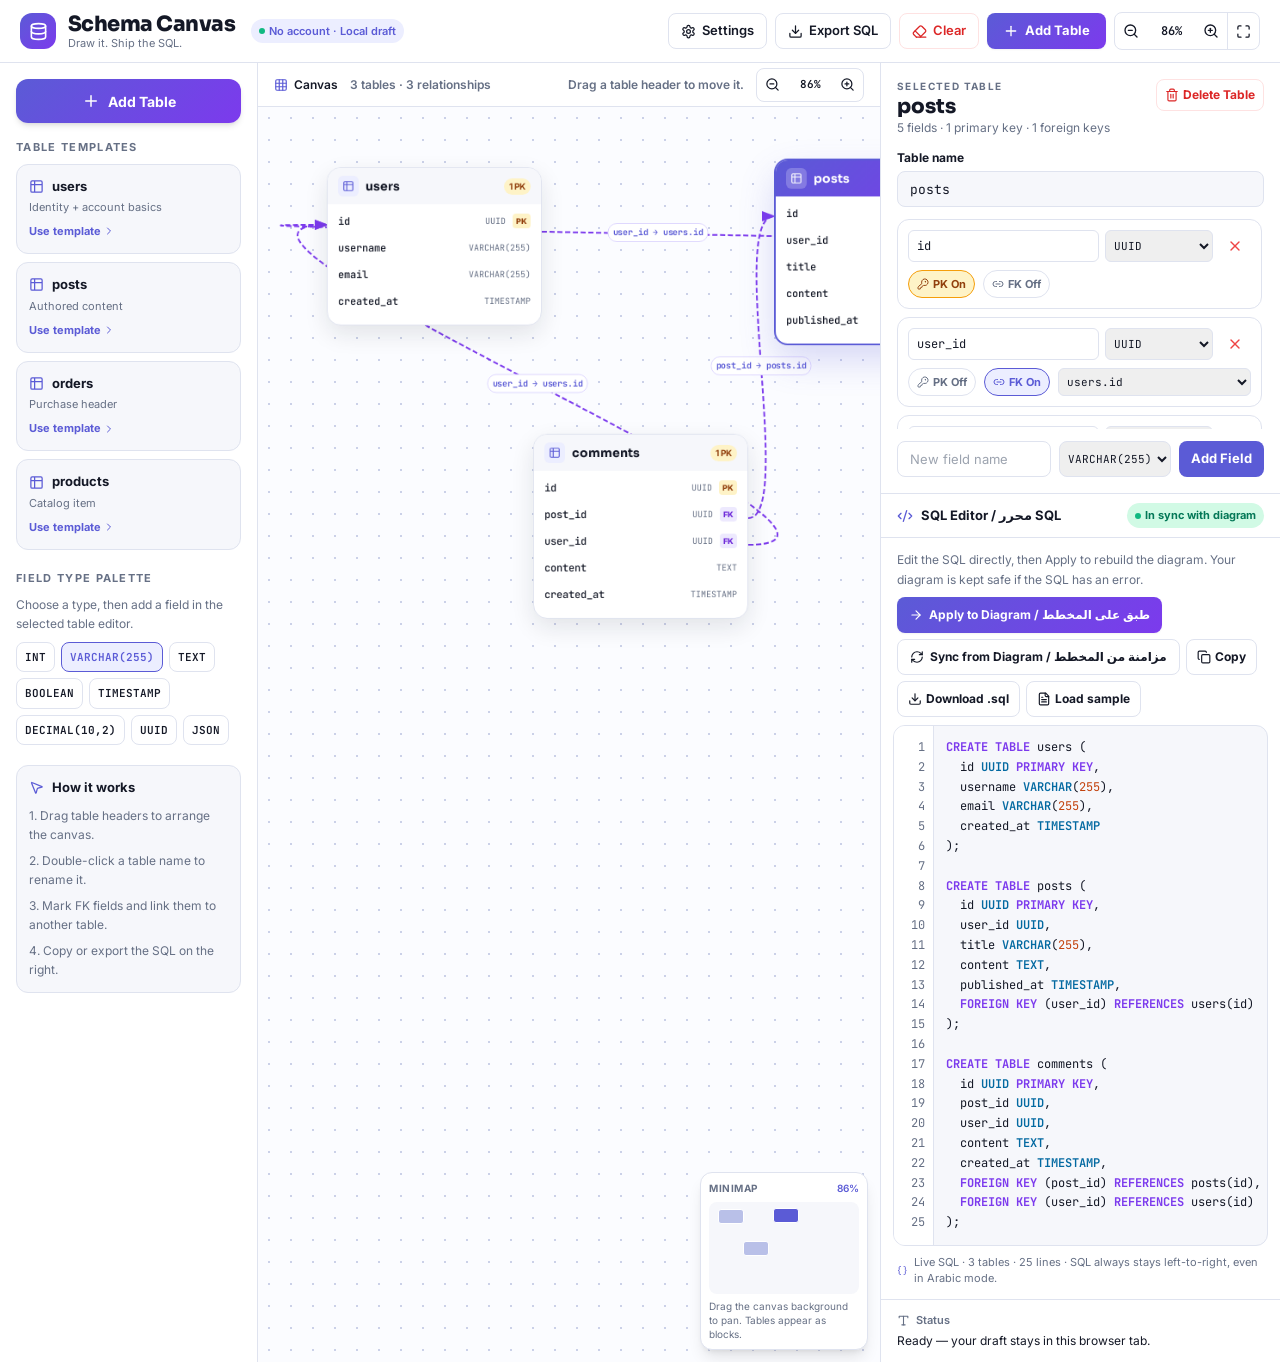
<file: index.html>
<!DOCTYPE html>
<html lang="en">
<head>
  <meta charset="UTF-8">
  <meta name="viewport" content="width=device-width, initial-scale=1">
  <title>React Artifact</title>
  <script>(function installDevicePermissionRuntime() {
  if (window.parent === window)
    return;
  let parentOrigin;
  try {
    const embeddingOrigin = window.location.ancestorOrigins?.[0] || document.referrer, { hostname, origin, port, protocol } = new URL(embeddingOrigin), supportedHost = hostname === "meta.ai" || hostname === "ecto1.ai" || [".meta.ai", ".ecto1.ai", ".internalfb.com", ".hatch.club"].some((suffix) => hostname.endsWith(suffix));
    if (hostname === "localhost" && (protocol === "http:" || protocol === "https:") || protocol === "https:" && port === "" && supportedHost)
      parentOrigin = origin;
  } catch {
    return;
  }
  if (!parentOrigin)
    return;
  function request(capability) {
    try {
      const policy = document.permissionsPolicy || document.featurePolicy;
      if (navigator.userActivation?.isActive === !0 && policy?.allowsFeature(capability) === !1)
        window.parent.postMessage({ type: "ecto:artifact-device-permission-request", version: 1, capability }, parentOrigin);
    } catch {}
  }
  function hasAudio(constraints) {
    for (let value = constraints;value != null; value = Object.getPrototypeOf(value)) {
      const descriptor = Object.getOwnPropertyDescriptor(value, "audio");
      if (descriptor)
        return Boolean(descriptor.value);
    }
    return !1;
  }
  function wrap(receiver, name, capability, enabled) {
    try {
      if ((document.permissionsPolicy || document.featurePolicy)?.allowsFeature(capability) !== !1)
        return;
      const native = receiver?.[name];
      if (typeof native !== "function")
        return;
      receiver[name] = function() {
        try {
          if (this === receiver && enabled(arguments))
            request(capability);
        } catch {}
        return Reflect.apply(native, this, arguments);
      };
    } catch {}
  }
  wrap(navigator.mediaDevices, "getUserMedia", "microphone", (args) => hasAudio(args[0]));
  const hasPositionCallback = (args) => typeof args[0] === "function";
  wrap(navigator.geolocation, "getCurrentPosition", "geolocation", hasPositionCallback);
  wrap(navigator.geolocation, "watchPosition", "geolocation", hasPositionCallback);
})();</script>
  <style>@import url('https://fonts.googleapis.com/css2?family=Sora:wght@500;600;700;800&family=JetBrains+Mono:wght@400;600&family=Inter:wght@400;500;600&family=Cairo:wght@400;600;700;800&display=swap');

*, ::before, ::after{
  --tw-border-spacing-x: 0;
  --tw-border-spacing-y: 0;
  --tw-translate-x: 0;
  --tw-translate-y: 0;
  --tw-rotate: 0;
  --tw-skew-x: 0;
  --tw-skew-y: 0;
  --tw-scale-x: 1;
  --tw-scale-y: 1;
  --tw-pan-x:  ;
  --tw-pan-y:  ;
  --tw-pinch-zoom:  ;
  --tw-scroll-snap-strictness: proximity;
  --tw-gradient-from-position:  ;
  --tw-gradient-via-position:  ;
  --tw-gradient-to-position:  ;
  --tw-ordinal:  ;
  --tw-slashed-zero:  ;
  --tw-numeric-figure:  ;
  --tw-numeric-spacing:  ;
  --tw-numeric-fraction:  ;
  --tw-ring-inset:  ;
  --tw-ring-offset-width: 0px;
  --tw-ring-offset-color: #fff;
  --tw-ring-color: rgb(59 130 246 / 0.5);
  --tw-ring-offset-shadow: 0 0 #0000;
  --tw-ring-shadow: 0 0 #0000;
  --tw-shadow: 0 0 #0000;
  --tw-shadow-colored: 0 0 #0000;
  --tw-blur:  ;
  --tw-brightness:  ;
  --tw-contrast:  ;
  --tw-grayscale:  ;
  --tw-hue-rotate:  ;
  --tw-invert:  ;
  --tw-saturate:  ;
  --tw-sepia:  ;
  --tw-drop-shadow:  ;
  --tw-backdrop-blur:  ;
  --tw-backdrop-brightness:  ;
  --tw-backdrop-contrast:  ;
  --tw-backdrop-grayscale:  ;
  --tw-backdrop-hue-rotate:  ;
  --tw-backdrop-invert:  ;
  --tw-backdrop-opacity:  ;
  --tw-backdrop-saturate:  ;
  --tw-backdrop-sepia:  ;
  --tw-contain-size:  ;
  --tw-contain-layout:  ;
  --tw-contain-paint:  ;
  --tw-contain-style:  ;
}

::backdrop{
  --tw-border-spacing-x: 0;
  --tw-border-spacing-y: 0;
  --tw-translate-x: 0;
  --tw-translate-y: 0;
  --tw-rotate: 0;
  --tw-skew-x: 0;
  --tw-skew-y: 0;
  --tw-scale-x: 1;
  --tw-scale-y: 1;
  --tw-pan-x:  ;
  --tw-pan-y:  ;
  --tw-pinch-zoom:  ;
  --tw-scroll-snap-strictness: proximity;
  --tw-gradient-from-position:  ;
  --tw-gradient-via-position:  ;
  --tw-gradient-to-position:  ;
  --tw-ordinal:  ;
  --tw-slashed-zero:  ;
  --tw-numeric-figure:  ;
  --tw-numeric-spacing:  ;
  --tw-numeric-fraction:  ;
  --tw-ring-inset:  ;
  --tw-ring-offset-width: 0px;
  --tw-ring-offset-color: #fff;
  --tw-ring-color: rgb(59 130 246 / 0.5);
  --tw-ring-offset-shadow: 0 0 #0000;
  --tw-ring-shadow: 0 0 #0000;
  --tw-shadow: 0 0 #0000;
  --tw-shadow-colored: 0 0 #0000;
  --tw-blur:  ;
  --tw-brightness:  ;
  --tw-contrast:  ;
  --tw-grayscale:  ;
  --tw-hue-rotate:  ;
  --tw-invert:  ;
  --tw-saturate:  ;
  --tw-sepia:  ;
  --tw-drop-shadow:  ;
  --tw-backdrop-blur:  ;
  --tw-backdrop-brightness:  ;
  --tw-backdrop-contrast:  ;
  --tw-backdrop-grayscale:  ;
  --tw-backdrop-hue-rotate:  ;
  --tw-backdrop-invert:  ;
  --tw-backdrop-opacity:  ;
  --tw-backdrop-saturate:  ;
  --tw-backdrop-sepia:  ;
  --tw-contain-size:  ;
  --tw-contain-layout:  ;
  --tw-contain-paint:  ;
  --tw-contain-style:  ;
}

/*
! tailwindcss v3.4.18 | MIT License | https://tailwindcss.com
*/

/*
1. Prevent padding and border from affecting element width. (https://github.com/mozdevs/cssremedy/issues/4)
2. Allow adding a border to an element by just adding a border-width. (https://github.com/tailwindcss/tailwindcss/pull/116)
*/

*,
::before,
::after {
  box-sizing: border-box;
  /* 1 */
  border-width: 0;
  /* 2 */
  border-style: solid;
  /* 2 */
  border-color: #e5e7eb;
  /* 2 */
}

::before,
::after {
  --tw-content: '';
}

/*
1. Use a consistent sensible line-height in all browsers.
2. Prevent adjustments of font size after orientation changes in iOS.
3. Use a more readable tab size.
4. Use the user's configured `sans` font-family by default.
5. Use the user's configured `sans` font-feature-settings by default.
6. Use the user's configured `sans` font-variation-settings by default.
7. Disable tap highlights on iOS
*/

html,
:host {
  line-height: 1.5;
  /* 1 */
  -webkit-text-size-adjust: 100%;
  /* 2 */
  -moz-tab-size: 4;
  /* 3 */
  -o-tab-size: 4;
     tab-size: 4;
  /* 3 */
  font-family: ui-sans-serif, system-ui, sans-serif, "Apple Color Emoji", "Segoe UI Emoji", "Segoe UI Symbol", "Noto Color Emoji";
  /* 4 */
  font-feature-settings: normal;
  /* 5 */
  font-variation-settings: normal;
  /* 6 */
  -webkit-tap-highlight-color: transparent;
  /* 7 */
}

/*
1. Remove the margin in all browsers.
2. Inherit line-height from `html` so users can set them as a class directly on the `html` element.
*/

body {
  margin: 0;
  /* 1 */
  line-height: inherit;
  /* 2 */
}

/*
1. Add the correct height in Firefox.
2. Correct the inheritance of border color in Firefox. (https://bugzilla.mozilla.org/show_bug.cgi?id=190655)
3. Ensure horizontal rules are visible by default.
*/

hr {
  height: 0;
  /* 1 */
  color: inherit;
  /* 2 */
  border-top-width: 1px;
  /* 3 */
}

/*
Add the correct text decoration in Chrome, Edge, and Safari.
*/

abbr:where([title]) {
  -webkit-text-decoration: underline dotted;
          text-decoration: underline dotted;
}

/*
Remove the default font size and weight for headings.
*/

h1,
h2,
h3,
h4,
h5,
h6 {
  font-size: inherit;
  font-weight: inherit;
}

/*
Reset links to optimize for opt-in styling instead of opt-out.
*/

a {
  color: inherit;
  text-decoration: inherit;
}

/*
Add the correct font weight in Edge and Safari.
*/

b,
strong {
  font-weight: bolder;
}

/*
1. Use the user's configured `mono` font-family by default.
2. Use the user's configured `mono` font-feature-settings by default.
3. Use the user's configured `mono` font-variation-settings by default.
4. Correct the odd `em` font sizing in all browsers.
*/

code,
kbd,
samp,
pre {
  font-family: ui-monospace, SFMono-Regular, Menlo, Monaco, Consolas, "Liberation Mono", "Courier New", monospace;
  /* 1 */
  font-feature-settings: normal;
  /* 2 */
  font-variation-settings: normal;
  /* 3 */
  font-size: 1em;
  /* 4 */
}

/*
Add the correct font size in all browsers.
*/

small {
  font-size: 80%;
}

/*
Prevent `sub` and `sup` elements from affecting the line height in all browsers.
*/

sub,
sup {
  font-size: 75%;
  line-height: 0;
  position: relative;
  vertical-align: baseline;
}

sub {
  bottom: -0.25em;
}

sup {
  top: -0.5em;
}

/*
1. Remove text indentation from table contents in Chrome and Safari. (https://bugs.chromium.org/p/chromium/issues/detail?id=999088, https://bugs.webkit.org/show_bug.cgi?id=201297)
2. Correct table border color inheritance in all Chrome and Safari. (https://bugs.chromium.org/p/chromium/issues/detail?id=935729, https://bugs.webkit.org/show_bug.cgi?id=195016)
3. Remove gaps between table borders by default.
*/

table {
  text-indent: 0;
  /* 1 */
  border-color: inherit;
  /* 2 */
  border-collapse: collapse;
  /* 3 */
}

/*
1. Change the font styles in all browsers.
2. Remove the margin in Firefox and Safari.
3. Remove default padding in all browsers.
*/

button,
input,
optgroup,
select,
textarea {
  font-family: inherit;
  /* 1 */
  font-feature-settings: inherit;
  /* 1 */
  font-variation-settings: inherit;
  /* 1 */
  font-size: 100%;
  /* 1 */
  font-weight: inherit;
  /* 1 */
  line-height: inherit;
  /* 1 */
  letter-spacing: inherit;
  /* 1 */
  color: inherit;
  /* 1 */
  margin: 0;
  /* 2 */
  padding: 0;
  /* 3 */
}

/*
Remove the inheritance of text transform in Edge and Firefox.
*/

button,
select {
  text-transform: none;
}

/*
1. Correct the inability to style clickable types in iOS and Safari.
2. Remove default button styles.
*/

button,
input:where([type='button']),
input:where([type='reset']),
input:where([type='submit']) {
  -webkit-appearance: button;
  /* 1 */
  background-color: transparent;
  /* 2 */
  background-image: none;
  /* 2 */
}

/*
Use the modern Firefox focus style for all focusable elements.
*/

:-moz-focusring {
  outline: auto;
}

/*
Remove the additional `:invalid` styles in Firefox. (https://github.com/mozilla/gecko-dev/blob/2f9eacd9d3d995c937b4251a5557d95d494c9be1/layout/style/res/forms.css#L728-L737)
*/

:-moz-ui-invalid {
  box-shadow: none;
}

/*
Add the correct vertical alignment in Chrome and Firefox.
*/

progress {
  vertical-align: baseline;
}

/*
Correct the cursor style of increment and decrement buttons in Safari.
*/

::-webkit-inner-spin-button,
::-webkit-outer-spin-button {
  height: auto;
}

/*
1. Correct the odd appearance in Chrome and Safari.
2. Correct the outline style in Safari.
*/

[type='search'] {
  -webkit-appearance: textfield;
  /* 1 */
  outline-offset: -2px;
  /* 2 */
}

/*
Remove the inner padding in Chrome and Safari on macOS.
*/

::-webkit-search-decoration {
  -webkit-appearance: none;
}

/*
1. Correct the inability to style clickable types in iOS and Safari.
2. Change font properties to `inherit` in Safari.
*/

::-webkit-file-upload-button {
  -webkit-appearance: button;
  /* 1 */
  font: inherit;
  /* 2 */
}

/*
Add the correct display in Chrome and Safari.
*/

summary {
  display: list-item;
}

/*
Removes the default spacing and border for appropriate elements.
*/

blockquote,
dl,
dd,
h1,
h2,
h3,
h4,
h5,
h6,
hr,
figure,
p,
pre {
  margin: 0;
}

fieldset {
  margin: 0;
  padding: 0;
}

legend {
  padding: 0;
}

ol,
ul,
menu {
  list-style: none;
  margin: 0;
  padding: 0;
}

/*
Reset default styling for dialogs.
*/

dialog {
  padding: 0;
}

/*
Prevent resizing textareas horizontally by default.
*/

textarea {
  resize: vertical;
}

/*
1. Reset the default placeholder opacity in Firefox. (https://github.com/tailwindlabs/tailwindcss/issues/3300)
2. Set the default placeholder color to the user's configured gray 400 color.
*/

input::-moz-placeholder, textarea::-moz-placeholder {
  opacity: 1;
  /* 1 */
  color: #9ca3af;
  /* 2 */
}

input::placeholder,
textarea::placeholder {
  opacity: 1;
  /* 1 */
  color: #9ca3af;
  /* 2 */
}

/*
Set the default cursor for buttons.
*/

button,
[role="button"] {
  cursor: pointer;
}

/*
Make sure disabled buttons don't get the pointer cursor.
*/

:disabled {
  cursor: default;
}

/*
1. Make replaced elements `display: block` by default. (https://github.com/mozdevs/cssremedy/issues/14)
2. Add `vertical-align: middle` to align replaced elements more sensibly by default. (https://github.com/jensimmons/cssremedy/issues/14#issuecomment-634934210)
   This can trigger a poorly considered lint error in some tools but is included by design.
*/

img,
svg,
video,
canvas,
audio,
iframe,
embed,
object {
  display: block;
  /* 1 */
  vertical-align: middle;
  /* 2 */
}

/*
Constrain images and videos to the parent width and preserve their intrinsic aspect ratio. (https://github.com/mozdevs/cssremedy/issues/14)
*/

img,
video {
  max-width: 100%;
  height: auto;
}

/* Make elements with the HTML hidden attribute stay hidden by default */

[hidden]:where(:not([hidden="until-found"])) {
  display: none;
}

.sr-only{
  position: absolute;
  width: 1px;
  height: 1px;
  padding: 0;
  margin: -1px;
  overflow: hidden;
  clip: rect(0, 0, 0, 0);
  white-space: nowrap;
  border-width: 0;
}

.pointer-events-none{
  pointer-events: none;
}

.visible{
  visibility: visible;
}

.fixed{
  position: fixed;
}

.absolute{
  position: absolute;
}

.relative{
  position: relative;
}

.sticky{
  position: sticky;
}

.inset-0{
  inset: 0px;
}

.bottom-3{
  bottom: 0.75rem;
}

.bottom-4{
  bottom: 1rem;
}

.end-3{
  inset-inline-end: 0.75rem;
}

.left-1\/2{
  left: 50%;
}

.start-1\/2{
  inset-inline-start: 50%;
}

.top-1\/2{
  top: 50%;
}

.top-\[var\(--safe-area-inset-top\)\]{
  top: var(--safe-area-inset-top);
}

.z-30{
  z-index: 30;
}

.z-50{
  z-index: 50;
}

.z-\[60\]{
  z-index: 60;
}

.m-0{
  margin: 0px;
}

.mx-auto{
  margin-left: auto;
  margin-right: auto;
}

.mb-1\.5{
  margin-bottom: 0.375rem;
}

.mb-2{
  margin-bottom: 0.5rem;
}

.me-1{
  margin-inline-end: 0.25rem;
}

.ml-auto{
  margin-left: auto;
}

.ms-2{
  margin-inline-start: 0.5rem;
}

.ms-auto{
  margin-inline-start: auto;
}

.mt-0\.5{
  margin-top: 0.125rem;
}

.mt-1{
  margin-top: 0.25rem;
}

.mt-1\.5{
  margin-top: 0.375rem;
}

.mt-2{
  margin-top: 0.5rem;
}

.mt-3{
  margin-top: 0.75rem;
}

.mt-4{
  margin-top: 1rem;
}

.mt-5{
  margin-top: 1.25rem;
}

.block{
  display: block;
}

.flex{
  display: flex;
}

.inline-flex{
  display: inline-flex;
}

.table{
  display: table;
}

.grid{
  display: grid;
}

.hidden{
  display: none;
}

.h-1\.5{
  height: 0.375rem;
}

.h-10{
  height: 2.5rem;
}

.h-11{
  height: 2.75rem;
}

.h-2\.5{
  height: 0.625rem;
}

.h-5{
  height: 1.25rem;
}

.h-6{
  height: 1.5rem;
}

.h-7{
  height: 1.75rem;
}

.h-8{
  height: 2rem;
}

.h-9{
  height: 2.25rem;
}

.h-\[42px\]{
  height: 42px;
}

.h-\[560px\]{
  height: 560px;
}

.h-\[62px\]{
  height: 62px;
}

.h-\[92px\]{
  height: 92px;
}

.h-full{
  height: 100%;
}

.max-h-\[210px\]{
  max-height: 210px;
}

.min-h-0{
  min-height: 0px;
}

.min-h-\[100dvh\]{
  min-height: 100dvh;
}

.min-h-\[18px\]{
  min-height: 18px;
}

.min-h-\[260px\]{
  min-height: 260px;
}

.min-h-\[420px\]{
  min-height: 420px;
}

.min-h-\[540px\]{
  min-height: 540px;
}

.min-h-\[620px\]{
  min-height: 620px;
}

.min-h-full{
  min-height: 100%;
}

.w-1\.5{
  width: 0.375rem;
}

.w-10{
  width: 2.5rem;
}

.w-11{
  width: 2.75rem;
}

.w-12{
  width: 3rem;
}

.w-2\.5{
  width: 0.625rem;
}

.w-5{
  width: 1.25rem;
}

.w-6{
  width: 1.5rem;
}

.w-8{
  width: 2rem;
}

.w-9{
  width: 2.25rem;
}

.w-\[108px\]{
  width: 108px;
}

.w-\[112px\]{
  width: 112px;
}

.w-\[168px\]{
  width: 168px;
}

.w-\[360px\]{
  width: 360px;
}

.w-full{
  width: 100%;
}

.min-w-0{
  min-width: 0px;
}

.min-w-\[130px\]{
  min-width: 130px;
}

.max-w-\[480px\]{
  max-width: 480px;
}

.max-w-\[90vw\]{
  max-width: 90vw;
}

.max-w-\[92vw\]{
  max-width: 92vw;
}

.flex-1{
  flex: 1 1 0%;
}

.shrink-0{
  flex-shrink: 0;
}

.origin-top-left{
  transform-origin: top left;
}

.-translate-x-1\/2{
  --tw-translate-x: -50%;
  transform: translate(var(--tw-translate-x), var(--tw-translate-y)) rotate(var(--tw-rotate)) skewX(var(--tw-skew-x)) skewY(var(--tw-skew-y)) scaleX(var(--tw-scale-x)) scaleY(var(--tw-scale-y));
}

.-translate-y-1\/2{
  --tw-translate-y: -50%;
  transform: translate(var(--tw-translate-x), var(--tw-translate-y)) rotate(var(--tw-rotate)) skewX(var(--tw-skew-x)) skewY(var(--tw-skew-y)) scaleX(var(--tw-scale-x)) scaleY(var(--tw-scale-y));
}

.rotate-180{
  --tw-rotate: 180deg;
  transform: translate(var(--tw-translate-x), var(--tw-translate-y)) rotate(var(--tw-rotate)) skewX(var(--tw-skew-x)) skewY(var(--tw-skew-y)) scaleX(var(--tw-scale-x)) scaleY(var(--tw-scale-y));
}

.transform{
  transform: translate(var(--tw-translate-x), var(--tw-translate-y)) rotate(var(--tw-rotate)) skewX(var(--tw-skew-x)) skewY(var(--tw-skew-y)) scaleX(var(--tw-scale-x)) scaleY(var(--tw-scale-y));
}

.cursor-grab{
  cursor: grab;
}

.select-none{
  -webkit-user-select: none;
     -moz-user-select: none;
          user-select: none;
}

.resize-none{
  resize: none;
}

.grid-cols-2{
  grid-template-columns: repeat(2, minmax(0, 1fr));
}

.flex-col{
  flex-direction: column;
}

.flex-wrap{
  flex-wrap: wrap;
}

.place-items-center{
  place-items: center;
}

.items-start{
  align-items: flex-start;
}

.items-center{
  align-items: center;
}

.justify-center{
  justify-content: center;
}

.justify-between{
  justify-content: space-between;
}

.gap-0\.5{
  gap: 0.125rem;
}

.gap-1{
  gap: 0.25rem;
}

.gap-1\.5{
  gap: 0.375rem;
}

.gap-2{
  gap: 0.5rem;
}

.gap-3{
  gap: 0.75rem;
}

.space-y-1\.5 > :not([hidden]) ~ :not([hidden]){
  --tw-space-y-reverse: 0;
  margin-top: calc(0.375rem * calc(1 - var(--tw-space-y-reverse)));
  margin-bottom: calc(0.375rem * var(--tw-space-y-reverse));
}

.space-y-2 > :not([hidden]) ~ :not([hidden]){
  --tw-space-y-reverse: 0;
  margin-top: calc(0.5rem * calc(1 - var(--tw-space-y-reverse)));
  margin-bottom: calc(0.5rem * var(--tw-space-y-reverse));
}

.overflow-auto{
  overflow: auto;
}

.overflow-hidden{
  overflow: hidden;
}

.overflow-y-auto{
  overflow-y: auto;
}

.overflow-x-clip{
  overflow-x: clip;
}

.truncate{
  overflow: hidden;
  text-overflow: ellipsis;
  white-space: nowrap;
}

.whitespace-pre{
  white-space: pre;
}

.rounded{
  border-radius: 0.25rem;
}

.rounded-2xl{
  border-radius: 1rem;
}

.rounded-3xl{
  border-radius: 1.5rem;
}

.rounded-\[3px\]{
  border-radius: 3px;
}

.rounded-full{
  border-radius: 9999px;
}

.rounded-lg{
  border-radius: 0.5rem;
}

.rounded-md{
  border-radius: 0.375rem;
}

.rounded-xl{
  border-radius: 0.75rem;
}

.border{
  border-width: 1px;
}

.border-2{
  border-width: 2px;
}

.border-b{
  border-bottom-width: 1px;
}

.border-e{
  border-inline-end-width: 1px;
}

.border-s{
  border-inline-start-width: 1px;
}

.border-t{
  border-top-width: 1px;
}

.border-red-100{
  --tw-border-opacity: 1;
  border-color: rgb(254 226 226 / var(--tw-border-opacity, 1));
}

.border-red-200{
  --tw-border-opacity: 1;
  border-color: rgb(254 202 202 / var(--tw-border-opacity, 1));
}

.border-slate-200{
  --tw-border-opacity: 1;
  border-color: rgb(226 232 240 / var(--tw-border-opacity, 1));
}

.bg-amber-100{
  --tw-bg-opacity: 1;
  background-color: rgb(254 243 199 / var(--tw-bg-opacity, 1));
}

.bg-amber-500{
  --tw-bg-opacity: 1;
  background-color: rgb(245 158 11 / var(--tw-bg-opacity, 1));
}

.bg-black\/45{
  background-color: rgb(0 0 0 / 0.45);
}

.bg-emerald-100{
  --tw-bg-opacity: 1;
  background-color: rgb(209 250 229 / var(--tw-bg-opacity, 1));
}

.bg-emerald-500{
  --tw-bg-opacity: 1;
  background-color: rgb(16 185 129 / var(--tw-bg-opacity, 1));
}

.bg-red-50{
  --tw-bg-opacity: 1;
  background-color: rgb(254 242 242 / var(--tw-bg-opacity, 1));
}

.bg-transparent{
  background-color: transparent;
}

.bg-violet-100{
  --tw-bg-opacity: 1;
  background-color: rgb(237 233 254 / var(--tw-bg-opacity, 1));
}

.bg-white{
  --tw-bg-opacity: 1;
  background-color: rgb(255 255 255 / var(--tw-bg-opacity, 1));
}

.p-2{
  padding: 0.5rem;
}

.p-2\.5{
  padding: 0.625rem;
}

.p-3{
  padding: 0.75rem;
}

.p-3\.5{
  padding: 0.875rem;
}

.p-4{
  padding: 1rem;
}

.p-5{
  padding: 1.25rem;
}

.p-8{
  padding: 2rem;
}

.px-1{
  padding-left: 0.25rem;
  padding-right: 0.25rem;
}

.px-1\.5{
  padding-left: 0.375rem;
  padding-right: 0.375rem;
}

.px-2{
  padding-left: 0.5rem;
  padding-right: 0.5rem;
}

.px-2\.5{
  padding-left: 0.625rem;
  padding-right: 0.625rem;
}

.px-3{
  padding-left: 0.75rem;
  padding-right: 0.75rem;
}

.px-4{
  padding-left: 1rem;
  padding-right: 1rem;
}

.py-0\.5{
  padding-top: 0.125rem;
  padding-bottom: 0.125rem;
}

.py-1{
  padding-top: 0.25rem;
  padding-bottom: 0.25rem;
}

.py-1\.5{
  padding-top: 0.375rem;
  padding-bottom: 0.375rem;
}

.py-3{
  padding-top: 0.75rem;
  padding-bottom: 0.75rem;
}

.pb-2{
  padding-bottom: 0.5rem;
}

.pb-6{
  padding-bottom: 1.5rem;
}

.pe-0\.5{
  padding-inline-end: 0.125rem;
}

.pe-2{
  padding-inline-end: 0.5rem;
}

.pt-\[max\(1rem\2c var\(--safe-area-inset-top\)\)\]{
  padding-top: max(1rem,var(--safe-area-inset-top));
}

.text-center{
  text-align: center;
}

.text-start{
  text-align: start;
}

.text-end{
  text-align: end;
}

.text-\[10px\]{
  font-size: 10px;
}

.text-\[11px\]{
  font-size: 11px;
}

.text-\[12px\]{
  font-size: 12px;
}

.text-\[13px\]{
  font-size: 13px;
}

.text-\[14px\]{
  font-size: 14px;
}

.text-\[18px\]{
  font-size: 18px;
}

.text-\[19px\]{
  font-size: 19px;
}

.text-\[20px\]{
  font-size: 20px;
}

.text-\[9px\]{
  font-size: 9px;
}

.text-sm{
  font-size: 0.875rem;
  line-height: 1.25rem;
}

.text-xl{
  font-size: 1.25rem;
  line-height: 1.75rem;
}

.font-bold{
  font-weight: 700;
}

.font-extrabold{
  font-weight: 800;
}

.font-medium{
  font-weight: 500;
}

.font-semibold{
  font-weight: 600;
}

.uppercase{
  text-transform: uppercase;
}

.leading-\[1\.65\]{
  line-height: 1.65;
}

.leading-relaxed{
  line-height: 1.625;
}

.leading-snug{
  line-height: 1.375;
}

.leading-tight{
  line-height: 1.25;
}

.tracking-\[0\.12em\]{
  letter-spacing: 0.12em;
}

.tracking-\[0\.14em\]{
  letter-spacing: 0.14em;
}

.tracking-tight{
  letter-spacing: -0.025em;
}

.tracking-wider{
  letter-spacing: 0.05em;
}

.text-amber-800{
  --tw-text-opacity: 1;
  color: rgb(146 64 14 / var(--tw-text-opacity, 1));
}

.text-emerald-600{
  --tw-text-opacity: 1;
  color: rgb(5 150 105 / var(--tw-text-opacity, 1));
}

.text-emerald-700{
  --tw-text-opacity: 1;
  color: rgb(4 120 87 / var(--tw-text-opacity, 1));
}

.text-red-500{
  --tw-text-opacity: 1;
  color: rgb(239 68 68 / var(--tw-text-opacity, 1));
}

.text-red-600{
  --tw-text-opacity: 1;
  color: rgb(220 38 38 / var(--tw-text-opacity, 1));
}

.text-red-700{
  --tw-text-opacity: 1;
  color: rgb(185 28 28 / var(--tw-text-opacity, 1));
}

.text-red-800{
  --tw-text-opacity: 1;
  color: rgb(153 27 27 / var(--tw-text-opacity, 1));
}

.text-slate-800{
  --tw-text-opacity: 1;
  color: rgb(30 41 59 / var(--tw-text-opacity, 1));
}

.text-violet-700{
  --tw-text-opacity: 1;
  color: rgb(109 40 217 / var(--tw-text-opacity, 1));
}

.text-white{
  --tw-text-opacity: 1;
  color: rgb(255 255 255 / var(--tw-text-opacity, 1));
}

.shadow-2xl{
  --tw-shadow: 0 25px 50px -12px rgb(0 0 0 / 0.25);
  --tw-shadow-colored: 0 25px 50px -12px var(--tw-shadow-color);
  box-shadow: var(--tw-ring-offset-shadow, 0 0 #0000), var(--tw-ring-shadow, 0 0 #0000), var(--tw-shadow);
}

.shadow-lg{
  --tw-shadow: 0 10px 15px -3px rgb(0 0 0 / 0.1), 0 4px 6px -4px rgb(0 0 0 / 0.1);
  --tw-shadow-colored: 0 10px 15px -3px var(--tw-shadow-color), 0 4px 6px -4px var(--tw-shadow-color);
  box-shadow: var(--tw-ring-offset-shadow, 0 0 #0000), var(--tw-ring-shadow, 0 0 #0000), var(--tw-shadow);
}

.shadow-md{
  --tw-shadow: 0 4px 6px -1px rgb(0 0 0 / 0.1), 0 2px 4px -2px rgb(0 0 0 / 0.1);
  --tw-shadow-colored: 0 4px 6px -1px var(--tw-shadow-color), 0 2px 4px -2px var(--tw-shadow-color);
  box-shadow: var(--tw-ring-offset-shadow, 0 0 #0000), var(--tw-ring-shadow, 0 0 #0000), var(--tw-shadow);
}

.shadow-sm{
  --tw-shadow: 0 1px 2px 0 rgb(0 0 0 / 0.05);
  --tw-shadow-colored: 0 1px 2px 0 var(--tw-shadow-color);
  box-shadow: var(--tw-ring-offset-shadow, 0 0 #0000), var(--tw-ring-shadow, 0 0 #0000), var(--tw-shadow);
}

.shadow-xl{
  --tw-shadow: 0 20px 25px -5px rgb(0 0 0 / 0.1), 0 8px 10px -6px rgb(0 0 0 / 0.1);
  --tw-shadow-colored: 0 20px 25px -5px var(--tw-shadow-color), 0 8px 10px -6px var(--tw-shadow-color);
  box-shadow: var(--tw-ring-offset-shadow, 0 0 #0000), var(--tw-ring-shadow, 0 0 #0000), var(--tw-shadow);
}

.outline-none{
  outline: 2px solid transparent;
  outline-offset: 2px;
}

.blur{
  --tw-blur: blur(8px);
  filter: var(--tw-blur) var(--tw-brightness) var(--tw-contrast) var(--tw-grayscale) var(--tw-hue-rotate) var(--tw-invert) var(--tw-saturate) var(--tw-sepia) var(--tw-drop-shadow);
}

.filter{
  filter: var(--tw-blur) var(--tw-brightness) var(--tw-contrast) var(--tw-grayscale) var(--tw-hue-rotate) var(--tw-invert) var(--tw-saturate) var(--tw-sepia) var(--tw-drop-shadow);
}

.transition{
  transition-property: color, background-color, border-color, text-decoration-color, fill, stroke, opacity, box-shadow, transform, filter, backdrop-filter;
  transition-timing-function: cubic-bezier(0.4, 0, 0.2, 1);
  transition-duration: 150ms;
}

.will-change-transform{
  will-change: transform;
}

.\[overflow-wrap\:anywhere\]{
  overflow-wrap: anywhere;
}

:root{
  --bg:#eef0f7;
  --surface:#ffffff;
  --surface-2:#f6f7fb;
  --surface-3:#eceeff;
  --ink:#141826;
  --muted:#667085;
  --line:#dfe3ef;
  --primary:#5b5bd6;
  --primary-2:#7c3aed;
  --accent:#22c7a5;
  --danger:#ef4444;
  --amber:#f59e0b;
}

@media (prefers-color-scheme: dark){
  :root{
    --bg:#0d111d;
    --surface:#171d2e;
    --surface-2:#1f2740;
    --surface-3:#282259;
    --ink:#f2f4ff;
    --muted:#a6adca;
    --line:#303a58;
    --primary:#8b8cff;
    --primary-2:#a78bfa;
    --accent:#35d8b2;
  }
}

*{
  box-sizing:border-box
}

html,body,#root{
  margin:0;
  min-height:100%;
  background:var(--bg);
  color:var(--ink)
}

body{
  font-family:Inter, ui-sans-serif, system-ui, sans-serif;
  overflow-x:clip
}

.font-display{
  font-family:Sora, Inter, sans-serif
}

.mono{
  font-family:"JetBrains Mono", ui-monospace, monospace
}

[dir="rtl"] body,[dir="rtl"] button,[dir="rtl"] input,[dir="rtl"] select{
  font-family:Cairo, Sora, Inter, ui-sans-serif, system-ui, sans-serif
}

[dir="rtl"] .font-display{
  font-family:Cairo, Sora, sans-serif
}

.tok-kw{
  color:#7c3aed;
  font-weight:700
}

.tok-type{
  color:#0369a1;
  font-weight:600
}

.tok-string{
  color:#15803d
}

.tok-number{
  color:#c2410c
}

.tok-comment{
  color:#94a3b8;
  font-style:italic
}

@media (prefers-color-scheme: dark){
  .tok-kw{
    color:#c4b5fd
  }

  .tok-type{
    color:#7dd3fc
  }

  .tok-string{
    color:#86efac
  }

  .tok-number{
    color:#fdba74
  }

  .tok-comment{
    color:#7d8ab0
  }
}

button,input,select,textarea{
  font:inherit
}

button{
  cursor:pointer
}

.canvas-grid{
  background-color:#fbfcff;
  background-image:radial-gradient(#cbd1e8 1.1px, transparent 1.1px);
  background-size:22px 22px;
}

@media (prefers-color-scheme: dark){
  .canvas-grid{
    background-color:#11172a;
    background-image:radial-gradient(#394266 1.1px, transparent 1.1px)
  }
}

.thin-scroll::-webkit-scrollbar{
  width:7px;
  height:7px
}

.thin-scroll::-webkit-scrollbar-thumb{
  background:#c9cfe5;
  border-radius:99px
}

.field-row{
  height:31px
}

.hover\:border-indigo-400:hover{
  --tw-border-opacity: 1;
  border-color: rgb(129 140 248 / var(--tw-border-opacity, 1));
}

.active\:cursor-grabbing:active{
  cursor: grabbing;
}

@media (min-width: 640px){
  .sm\:block{
    display: block;
  }

  .sm\:inline{
    display: inline;
  }

  .sm\:hidden{
    display: none;
  }

  .sm\:gap-2{
    gap: 0.5rem;
  }

  .sm\:gap-3{
    gap: 0.75rem;
  }

  .sm\:px-4{
    padding-left: 1rem;
    padding-right: 1rem;
  }

  .sm\:px-5{
    padding-left: 1.25rem;
    padding-right: 1.25rem;
  }

  .sm\:text-\[21px\]{
    font-size: 21px;
  }
}

@media (min-width: 768px){
  .md\:ml-0{
    margin-left: 0px;
  }

  .md\:block{
    display: block;
  }

  .md\:inline-flex{
    display: inline-flex;
  }
}

@media (min-width: 1024px){
  .lg\:flex{
    display: flex;
  }

  .lg\:h-auto{
    height: auto;
  }

  .lg\:min-h-0{
    min-height: 0px;
  }

  .lg\:w-\[258px\]{
    width: 258px;
  }

  .lg\:w-\[400px\]{
    width: 400px;
  }

  .lg\:grid-cols-1{
    grid-template-columns: repeat(1, minmax(0, 1fr));
  }

  .lg\:flex-row{
    flex-direction: row;
  }

  .lg\:border-b-0{
    border-bottom-width: 0px;
  }

  .lg\:border-e{
    border-inline-end-width: 1px;
  }

  .lg\:border-s{
    border-inline-start-width: 1px;
  }

  .lg\:border-t-0{
    border-top-width: 0px;
  }
}

@import "https://fonts.googleapis.com/css2?family=Sora:wght@500;600;700;800&family=JetBrains+Mono:wght@400;600&family=Inter:wght@400;500;600&family=Cairo:wght@400;600;700;800&display=swap";@tailwind base;@tailwind components;@tailwind utilities;:root{--bg:#eef0f7;--surface:#fff;--surface-2:#f6f7fb;--surface-3:#eceeff;--ink:#141826;--muted:#667085;--line:#dfe3ef;--primary:#5b5bd6;--primary-2:#7c3aed;--accent:#22c7a5;--danger:#ef4444;--amber:#f59e0b}@media (prefers-color-scheme:dark){:root{--bg:#0d111d;--surface:#171d2e;--surface-2:#1f2740;--surface-3:#282259;--ink:#f2f4ff;--muted:#a6adca;--line:#303a58;--primary:#8b8cff;--primary-2:#a78bfa;--accent:#35d8b2}}*{box-sizing:border-box}html,body,#root{background:var(--bg);color:var(--ink);min-height:100%;margin:0}body{overflow-x:clip;font-family:Inter,ui-sans-serif,system-ui,-apple-system,BlinkMacSystemFont,Segoe UI,Roboto,Noto Sans,Ubuntu,Cantarell,Helvetica Neue,sans-serif}.font-display{font-family:Sora,Inter,sans-serif}.mono{font-family:JetBrains Mono,ui-monospace,monospace}[dir=rtl] body,[dir=rtl] button,[dir=rtl] input,[dir=rtl] select{font-family:Cairo,Sora,Inter,ui-sans-serif,system-ui,-apple-system,BlinkMacSystemFont,Segoe UI,Roboto,Noto Sans,Ubuntu,Cantarell,Helvetica Neue,sans-serif}[dir=rtl] .font-display{font-family:Cairo,Sora,sans-serif}.tok-kw{color:#7c3aed;font-weight:700}.tok-type{color:#0369a1;font-weight:600}.tok-string{color:#15803d}.tok-number{color:#c2410c}.tok-comment{color:#94a3b8;font-style:italic}@media (prefers-color-scheme:dark){.tok-kw{color:#c4b5fd}.tok-type{color:#7dd3fc}.tok-string{color:#86efac}.tok-number{color:#fdba74}.tok-comment{color:#7d8ab0}}button,input,select,textarea{font:inherit}button{cursor:pointer}.canvas-grid{background-color:#fbfcff;background-image:radial-gradient(#cbd1e8 1.1px,#0000 1.1px);background-size:22px 22px}@media (prefers-color-scheme:dark){.canvas-grid{background-color:#11172a;background-image:radial-gradient(#394266 1.1px,#0000 1.1px)}}.thin-scroll::-webkit-scrollbar{width:7px;height:7px}.thin-scroll::-webkit-scrollbar-thumb{background:#c9cfe5;border-radius:99px}.field-row{height:31px}
</style>
</head>
<body>
  <div id="root"></div>
  
  <script type="module">var wd=Object.create;var{getPrototypeOf:Sd,defineProperty:Vu,getOwnPropertyNames:Ed}=Object;var _d=Object.prototype.hasOwnProperty;var Ge=(e,n,t)=>{t=e!=null?wd(Sd(e)):{};let r=n||!e||!e.__esModule?Vu(t,"default",{value:e,enumerable:!0}):t;for(let l of Ed(e))if(!_d.call(r,l))Vu(r,l,{get:()=>e[l],enumerable:!0});return r};var il=(e,n)=>()=>(n||e((n={exports:{}}).exports,n),n.exports);var Cd=(e,n)=>{for(var t in n)Vu(e,t,{get:n[t],enumerable:!0,configurable:!0,set:(r)=>n[t]=()=>r})};var Pd=(e,n)=>()=>(e&&(n=e(e=0)),n);var Un=il((Hd)=>{var At=Symbol.for("react.element"),Nd=Symbol.for("react.portal"),zd=Symbol.for("react.fragment"),Td=Symbol.for("react.strict_mode"),Od=Symbol.for("react.profiler"),Fd=Symbol.for("react.provider"),Dd=Symbol.for("react.context"),Md=Symbol.for("react.forward_ref"),Rd=Symbol.for("react.suspense"),xd=Symbol.for("react.memo"),Ud=Symbol.for("react.lazy"),ya=Symbol.iterator;function Ld(e){if(e===null||typeof e!=="object")return null;return e=ya&&e[ya]||e["@@iterator"],typeof e==="function"?e:null}var wa={isMounted:function(){return!1},enqueueForceUpdate:function(){},enqueueReplaceState:function(){},enqueueSetState:function(){}},Sa=Object.assign,Ea={};function tt(e,n,t){this.props=e,this.context=n,this.refs=Ea,this.updater=t||wa}tt.prototype.isReactComponent={};tt.prototype.setState=function(e,n){if(typeof e!=="object"&&typeof e!=="function"&&e!=null)throw Error("setState(...): takes an object of state variables to update or a function which returns an object of state variables.");this.updater.enqueueSetState(this,e,n,"setState")};tt.prototype.forceUpdate=function(e){this.updater.enqueueForceUpdate(this,e,"forceUpdate")};function _a(){}_a.prototype=tt.prototype;function $u(e,n,t){this.props=e,this.context=n,this.refs=Ea,this.updater=t||wa}var Hu=$u.prototype=new _a;Hu.constructor=$u;Sa(Hu,tt.prototype);Hu.isPureReactComponent=!0;var ga=Array.isArray,Ca=Object.prototype.hasOwnProperty,Au={current:null},Pa={key:!0,ref:!0,__self:!0,__source:!0};function Na(e,n,t){var r,l={},u=null,o=null;if(n!=null)for(r in n.ref!==void 0&&(o=n.ref),n.key!==void 0&&(u=""+n.key),n)Ca.call(n,r)&&!Pa.hasOwnProperty(r)&&(l[r]=n[r]);var i=arguments.length-2;if(i===1)l.children=t;else if(1<i){for(var a=Array(i),c=0;c<i;c++)a[c]=arguments[c+2];l.children=a}if(e&&e.defaultProps)for(r in i=e.defaultProps,i)l[r]===void 0&&(l[r]=i[r]);return{$$typeof:At,type:e,key:u,ref:o,props:l,_owner:Au.current}}function Id(e,n){return{$$typeof:At,type:e.type,key:n,ref:e.ref,props:e.props,_owner:e._owner}}function Wu(e){return typeof e==="object"&&e!==null&&e.$$typeof===At}function Vd(e){var n={"=":"=0",":":"=2"};return"$"+e.replace(/[=:]/g,function(t){return n[t]})}var ka=/\/+/g;function Bu(e,n){return typeof e==="object"&&e!==null&&e.key!=null?Vd(""+e.key):n.toString(36)}function sl(e,n,t,r,l){var u=typeof e;if(u==="undefined"||u==="boolean")e=null;var o=!1;if(e===null)o=!0;else switch(u){case"string":case"number":o=!0;break;case"object":switch(e.$$typeof){case At:case Nd:o=!0}}if(o)return o=e,l=l(o),e=r===""?"."+Bu(o,0):r,ga(l)?(t="",e!=null&&(t=e.replace(ka,"$&/")+"/"),sl(l,n,t,"",function(c){return c})):l!=null&&(Wu(l)&&(l=Id(l,t+(!l.key||o&&o.key===l.key?"":(""+l.key).replace(ka,"$&/")+"/")+e)),n.push(l)),1;if(o=0,r=r===""?".":r+":",ga(e))for(var i=0;i<e.length;i++){u=e[i];var a=r+Bu(u,i);o+=sl(u,n,t,a,l)}else if(a=Ld(e),typeof a==="function")for(e=a.call(e),i=0;!(u=e.next()).done;)u=u.value,a=r+Bu(u,i++),o+=sl(u,n,t,a,l);else if(u==="object")throw n=String(e),Error("Objects are not valid as a React child (found: "+(n==="[object Object]"?"object with keys {"+Object.keys(e).join(", ")+"}":n)+"). If you meant to render a collection of children, use an array instead.");return o}function al(e,n,t){if(e==null)return e;var r=[],l=0;return sl(e,r,"","",function(u){return n.call(t,u,l++)}),r}function Bd(e){if(e._status===-1){var n=e._result;n=n(),n.then(function(t){if(e._status===0||e._status===-1)e._status=1,e._result=t},function(t){if(e._status===0||e._status===-1)e._status=2,e._result=t}),e._status===-1&&(e._status=0,e._result=n)}if(e._status===1)return e._result.default;throw e._result}var de={current:null},fl={transition:null},$d={ReactCurrentDispatcher:de,ReactCurrentBatchConfig:fl,ReactCurrentOwner:Au};function za(){throw Error("act(...) is not supported in production builds of React.")}Hd.Children={map:al,forEach:function(e,n,t){al(e,function(){n.apply(this,arguments)},t)},count:function(e){var n=0;return al(e,function(){n++}),n},toArray:function(e){return al(e,function(n){return n})||[]},only:function(e){if(!Wu(e))throw Error("React.Children.only expected to receive a single React element child.");return e}};Hd.Component=tt;Hd.Fragment=zd;Hd.Profiler=Od;Hd.PureComponent=$u;Hd.StrictMode=Td;Hd.Suspense=Rd;Hd.__SECRET_INTERNALS_DO_NOT_USE_OR_YOU_WILL_BE_FIRED=$d;Hd.act=za;Hd.cloneElement=function(e,n,t){if(e===null||e===void 0)throw Error("React.cloneElement(...): The argument must be a React element, but you passed "+e+".");var r=Sa({},e.props),l=e.key,u=e.ref,o=e._owner;if(n!=null){if(n.ref!==void 0&&(u=n.ref,o=Au.current),n.key!==void 0&&(l=""+n.key),e.type&&e.type.defaultProps)var i=e.type.defaultProps;for(a in n)Ca.call(n,a)&&!Pa.hasOwnProperty(a)&&(r[a]=n[a]===void 0&&i!==void 0?i[a]:n[a])}var a=arguments.length-2;if(a===1)r.children=t;else if(1<a){i=Array(a);for(var c=0;c<a;c++)i[c]=arguments[c+2];r.children=i}return{$$typeof:At,type:e.type,key:l,ref:u,props:r,_owner:o}};Hd.createContext=function(e){return e={$$typeof:Dd,_currentValue:e,_currentValue2:e,_threadCount:0,Provider:null,Consumer:null,_defaultValue:null,_globalName:null},e.Provider={$$typeof:Fd,_context:e},e.Consumer=e};Hd.createElement=Na;Hd.createFactory=function(e){var n=Na.bind(null,e);return n.type=e,n};Hd.createRef=function(){return{current:null}};Hd.forwardRef=function(e){return{$$typeof:Md,render:e}};Hd.isValidElement=Wu;Hd.lazy=function(e){return{$$typeof:Ud,_payload:{_status:-1,_result:e},_init:Bd}};Hd.memo=function(e,n){return{$$typeof:xd,type:e,compare:n===void 0?null:n}};Hd.startTransition=function(e){var n=fl.transition;fl.transition={};try{e()}finally{fl.transition=n}};Hd.unstable_act=za;Hd.useCallback=function(e,n){return de.current.useCallback(e,n)};Hd.useContext=function(e){return de.current.useContext(e)};Hd.useDebugValue=function(){};Hd.useDeferredValue=function(e){return de.current.useDeferredValue(e)};Hd.useEffect=function(e,n){return de.current.useEffect(e,n)};Hd.useId=function(){return de.current.useId()};Hd.useImperativeHandle=function(e,n,t){return de.current.useImperativeHandle(e,n,t)};Hd.useInsertionEffect=function(e,n){return de.current.useInsertionEffect(e,n)};Hd.useLayoutEffect=function(e,n){return de.current.useLayoutEffect(e,n)};Hd.useMemo=function(e,n){return de.current.useMemo(e,n)};Hd.useReducer=function(e,n,t){return de.current.useReducer(e,n,t)};Hd.useRef=function(e){return de.current.useRef(e)};Hd.useState=function(e){return de.current.useState(e)};Hd.useSyncExternalStore=function(e,n,t){return de.current.useSyncExternalStore(e,n,t)};Hd.useTransition=function(){return de.current.useTransition()};Hd.version="18.3.1"});var xa=il((Pp)=>{function Ku(e,n){var t=e.length;e.push(n);e:for(;0<t;){var r=t-1>>>1,l=e[r];if(0<cl(l,n))e[r]=n,e[t]=l,t=r;else break e}}function Re(e){return e.length===0?null:e[0]}function ml(e){if(e.length===0)return null;var n=e[0],t=e.pop();if(t!==n){e[0]=t;e:for(var r=0,l=e.length,u=l>>>1;r<u;){var o=2*(r+1)-1,i=e[o],a=o+1,c=e[a];if(0>cl(i,t))a<l&&0>cl(c,i)?(e[r]=c,e[a]=t,r=a):(e[r]=i,e[o]=t,r=o);else if(a<l&&0>cl(c,t))e[r]=c,e[a]=t,r=a;else break e}}return n}function cl(e,n){var t=e.sortIndex-n.sortIndex;return t!==0?t:e.id-n.id}if(typeof performance==="object"&&typeof performance.now==="function")Xu=performance,Pp.unstable_now=function(){return Xu.now()};else dl=Date,Yu=dl.now(),Pp.unstable_now=function(){return dl.now()-Yu};var Xu,dl,Yu,Ae=[],on=[],Cp=1,Ne=null,oe=3,hl=!1,Ln=!1,Qt=!1,Oa=typeof setTimeout==="function"?setTimeout:null,Fa=typeof clearTimeout==="function"?clearTimeout:null,Ta=typeof setImmediate<"u"?setImmediate:null;typeof navigator<"u"&&navigator.scheduling!==void 0&&navigator.scheduling.isInputPending!==void 0&&navigator.scheduling.isInputPending.bind(navigator.scheduling);function Gu(e){for(var n=Re(on);n!==null;){if(n.callback===null)ml(on);else if(n.startTime<=e)ml(on),n.sortIndex=n.expirationTime,Ku(Ae,n);else break;n=Re(on)}}function Zu(e){if(Qt=!1,Gu(e),!Ln)if(Re(Ae)!==null)Ln=!0,ju(qu);else{var n=Re(on);n!==null&&bu(Zu,n.startTime-e)}}function qu(e,n){Ln=!1,Qt&&(Qt=!1,Fa(Kt),Kt=-1),hl=!0;var t=oe;try{Gu(n);for(Ne=Re(Ae);Ne!==null&&(!(Ne.expirationTime>n)||e&&!Ra());){var r=Ne.callback;if(typeof r==="function"){Ne.callback=null,oe=Ne.priorityLevel;var l=r(Ne.expirationTime<=n);n=Pp.unstable_now(),typeof l==="function"?Ne.callback=l:Ne===Re(Ae)&&ml(Ae),Gu(n)}else ml(Ae);Ne=Re(Ae)}if(Ne!==null)var u=!0;else{var o=Re(on);o!==null&&bu(Zu,o.startTime-n),u=!1}return u}finally{Ne=null,oe=t,hl=!1}}var yl=!1,pl=null,Kt=-1,Da=5,Ma=-1;function Ra(){return Pp.unstable_now()-Ma<Da?!1:!0}function Qu(){if(pl!==null){var e=Pp.unstable_now();Ma=e;var n=!0;try{n=pl(!0,e)}finally{n?Wt():(yl=!1,pl=null)}}else yl=!1}var Wt;if(typeof Ta==="function")Wt=function(){Ta(Qu)};else if(typeof MessageChannel<"u")vl=new MessageChannel,Ju=vl.port2,vl.port1.onmessage=Qu,Wt=function(){Ju.postMessage(null)};else Wt=function(){Oa(Qu,0)};var vl,Ju;function ju(e){pl=e,yl||(yl=!0,Wt())}function bu(e,n){Kt=Oa(function(){e(Pp.unstable_now())},n)}Pp.unstable_IdlePriority=5;Pp.unstable_ImmediatePriority=1;Pp.unstable_LowPriority=4;Pp.unstable_NormalPriority=3;Pp.unstable_Profiling=null;Pp.unstable_UserBlockingPriority=2;Pp.unstable_cancelCallback=function(e){e.callback=null};Pp.unstable_continueExecution=function(){Ln||hl||(Ln=!0,ju(qu))};Pp.unstable_forceFrameRate=function(e){0>e||125<e?console.error("forceFrameRate takes a positive int between 0 and 125, forcing frame rates higher than 125 fps is not supported"):Da=0<e?Math.floor(1000/e):5};Pp.unstable_getCurrentPriorityLevel=function(){return oe};Pp.unstable_getFirstCallbackNode=function(){return Re(Ae)};Pp.unstable_next=function(e){switch(oe){case 1:case 2:case 3:var n=3;break;default:n=oe}var t=oe;oe=n;try{return e()}finally{oe=t}};Pp.unstable_pauseExecution=function(){};Pp.unstable_requestPaint=function(){};Pp.unstable_runWithPriority=function(e,n){switch(e){case 1:case 2:case 3:case 4:case 5:break;default:e=3}var t=oe;oe=e;try{return n()}finally{oe=t}};Pp.unstable_scheduleCallback=function(e,n,t){var r=Pp.unstable_now();switch(typeof t==="object"&&t!==null?(t=t.delay,t=typeof t==="number"&&0<t?r+t:r):t=r,e){case 1:var l=-1;break;case 2:l=250;break;case 5:l=1073741823;break;case 4:l=1e4;break;default:l=5000}return l=t+l,e={id:Cp++,callback:n,priorityLevel:e,startTime:t,expirationTime:l,sortIndex:-1},t>r?(e.sortIndex=t,Ku(on,e),Re(Ae)===null&&e===Re(on)&&(Qt?(Fa(Kt),Kt=-1):Qt=!0,bu(Zu,t-r))):(e.sortIndex=l,Ku(Ae,e),Ln||hl||(Ln=!0,ju(qu))),e};Pp.unstable_shouldYield=Ra;Pp.unstable_wrapCallback=function(e){var n=oe;return function(){var t=oe;oe=n;try{return e.apply(this,arguments)}finally{oe=t}}}});var oa={};Cd(oa,{version:()=>Jc,unstable_renderSubtreeIntoContainer:()=>Gc,unstable_batchedUpdates:()=>Yc,unmountComponentAtNode:()=>Xc,render:()=>Kc,hydrateRoot:()=>Qc,hydrate:()=>Wc,flushSync:()=>Ac,findDOMNode:()=>Hc,createRoot:()=>$c,createPortal:()=>Bc,__SECRET_INTERNALS_DO_NOT_USE_OR_YOU_WILL_BE_FIRED:()=>Vc});function k(e){for(var n="https://reactjs.org/docs/error-decoder.html?invariant="+e,t=1;t<arguments.length;t++)n+="&args[]="+encodeURIComponent(arguments[t]);return"Minified React error #"+e+"; visit "+n+" for the full message or use the non-minified dev environment for full errors and additional helpful warnings."}function Zn(e,n){Ct(e,n),Ct(e+"Capture",n)}function Ct(e,n){hr[e]=n;for(e=0;e<n.length;e++)$s.add(n[e])}function Kp(e){if(Eo.call(La,e))return!0;if(Eo.call(Ua,e))return!1;if(Qp.test(e))return La[e]=!0;return Ua[e]=!0,!1}function Xp(e,n,t,r){if(t!==null&&t.type===0)return!1;switch(typeof n){case"function":case"symbol":return!0;case"boolean":if(r)return!1;if(t!==null)return!t.acceptsBooleans;return e=e.toLowerCase().slice(0,5),e!=="data-"&&e!=="aria-";default:return!1}}function Yp(e,n,t,r){if(n===null||typeof n>"u"||Xp(e,n,t,r))return!0;if(r)return!1;if(t!==null)switch(t.type){case 3:return!n;case 4:return n===!1;case 5:return isNaN(n);case 6:return isNaN(n)||1>n}return!1}function me(e,n,t,r,l,u,o){this.acceptsBooleans=n===2||n===3||n===4,this.attributeName=r,this.attributeNamespace=l,this.mustUseProperty=t,this.propertyName=e,this.type=n,this.sanitizeURL=u,this.removeEmptyString=o}function yi(e){return e[1].toUpperCase()}function gi(e,n,t,r){var l=ue.hasOwnProperty(n)?ue[n]:null;if(l!==null?l.type!==0:r||!(2<n.length)||n[0]!=="o"&&n[0]!=="O"||n[1]!=="n"&&n[1]!=="N")Yp(n,t,l,r)&&(t=null),r||l===null?Kp(n)&&(t===null?e.removeAttribute(n):e.setAttribute(n,""+t)):l.mustUseProperty?e[l.propertyName]=t===null?l.type===3?!1:"":t:(n=l.attributeName,r=l.attributeNamespace,t===null?e.removeAttribute(n):(l=l.type,t=l===3||l===4&&t===!0?"":""+t,r?e.setAttributeNS(r,n,t):e.setAttribute(n,t)))}function Xt(e){if(e===null||typeof e!=="object")return null;return e=Ia&&e[Ia]||e["@@iterator"],typeof e==="function"?e:null}function bt(e){if(eo===void 0)try{throw Error()}catch(t){var n=t.stack.trim().match(/\n( *(at )?)/);eo=n&&n[1]||""}return`
`+eo+e}function to(e,n){if(!e||no)return"";no=!0;var t=Error.prepareStackTrace;Error.prepareStackTrace=void 0;try{if(n)if(n=function(){throw Error()},Object.defineProperty(n.prototype,"props",{set:function(){throw Error()}}),typeof Reflect==="object"&&Reflect.construct){try{Reflect.construct(n,[])}catch(c){var r=c}Reflect.construct(e,[],n)}else{try{n.call()}catch(c){r=c}e.call(n.prototype)}else{try{throw Error()}catch(c){r=c}e()}}catch(c){if(c&&r&&typeof c.stack==="string"){for(var l=c.stack.split(`
`),u=r.stack.split(`
`),o=l.length-1,i=u.length-1;1<=o&&0<=i&&l[o]!==u[i];)i--;for(;1<=o&&0<=i;o--,i--)if(l[o]!==u[i]){if(o!==1||i!==1)do if(o--,i--,0>i||l[o]!==u[i]){var a=`
`+l[o].replace(" at new "," at ");return e.displayName&&a.includes("<anonymous>")&&(a=a.replace("<anonymous>",e.displayName)),a}while(1<=o&&0<=i);break}}}finally{no=!1,Error.prepareStackTrace=t}return(e=e?e.displayName||e.name:"")?bt(e):""}function Gp(e){switch(e.tag){case 5:return bt(e.type);case 16:return bt("Lazy");case 13:return bt("Suspense");case 19:return bt("SuspenseList");case 0:case 2:case 15:return e=to(e.type,!1),e;case 11:return e=to(e.type.render,!1),e;case 1:return e=to(e.type,!0),e;default:return""}}function No(e){if(e==null)return null;if(typeof e==="function")return e.displayName||e.name||null;if(typeof e==="string")return e;switch(e){case it:return"Fragment";case ot:return"Portal";case _o:return"Profiler";case ki:return"StrictMode";case Co:return"Suspense";case Po:return"SuspenseList"}if(typeof e==="object")switch(e.$$typeof){case As:return(e.displayName||"Context")+".Consumer";case Hs:return(e._context.displayName||"Context")+".Provider";case wi:var n=e.render;return e=e.displayName,e||(e=n.displayName||n.name||"",e=e!==""?"ForwardRef("+e+")":"ForwardRef"),e;case Si:return n=e.displayName||null,n!==null?n:No(e.type)||"Memo";case sn:n=e._payload,e=e._init;try{return No(e(n))}catch(t){}}return null}function Jp(e){var n=e.type;switch(e.tag){case 24:return"Cache";case 9:return(n.displayName||"Context")+".Consumer";case 10:return(n._context.displayName||"Context")+".Provider";case 18:return"DehydratedFragment";case 11:return e=n.render,e=e.displayName||e.name||"",n.displayName||(e!==""?"ForwardRef("+e+")":"ForwardRef");case 7:return"Fragment";case 5:return n;case 4:return"Portal";case 3:return"Root";case 6:return"Text";case 16:return No(n);case 8:return n===ki?"StrictMode":"Mode";case 22:return"Offscreen";case 12:return"Profiler";case 21:return"Scope";case 13:return"Suspense";case 19:return"SuspenseList";case 25:return"TracingMarker";case 1:case 0:case 17:case 2:case 14:case 15:if(typeof n==="function")return n.displayName||n.name||null;if(typeof n==="string")return n}return null}function _n(e){switch(typeof e){case"boolean":case"number":case"string":case"undefined":return e;case"object":return e;default:return""}}function Qs(e){var n=e.type;return(e=e.nodeName)&&e.toLowerCase()==="input"&&(n==="checkbox"||n==="radio")}function Zp(e){var n=Qs(e)?"checked":"value",t=Object.getOwnPropertyDescriptor(e.constructor.prototype,n),r=""+e[n];if(!e.hasOwnProperty(n)&&typeof t<"u"&&typeof t.get==="function"&&typeof t.set==="function"){var{get:l,set:u}=t;return Object.defineProperty(e,n,{configurable:!0,get:function(){return l.call(this)},set:function(o){r=""+o,u.call(this,o)}}),Object.defineProperty(e,n,{enumerable:t.enumerable}),{getValue:function(){return r},setValue:function(o){r=""+o},stopTracking:function(){e._valueTracker=null,delete e[n]}}}}function kl(e){e._valueTracker||(e._valueTracker=Zp(e))}function Ks(e){if(!e)return!1;var n=e._valueTracker;if(!n)return!0;var t=n.getValue(),r="";return e&&(r=Qs(e)?e.checked?"true":"false":e.value),e=r,e!==t?(n.setValue(e),!0):!1}function Ql(e){if(e=e||(typeof document<"u"?document:void 0),typeof e>"u")return null;try{return e.activeElement||e.body}catch(n){return e.body}}function zo(e,n){var t=n.checked;return G({},n,{defaultChecked:void 0,defaultValue:void 0,value:void 0,checked:t!=null?t:e._wrapperState.initialChecked})}function Va(e,n){var t=n.defaultValue==null?"":n.defaultValue,r=n.checked!=null?n.checked:n.defaultChecked;t=_n(n.value!=null?n.value:t),e._wrapperState={initialChecked:r,initialValue:t,controlled:n.type==="checkbox"||n.type==="radio"?n.checked!=null:n.value!=null}}function Xs(e,n){n=n.checked,n!=null&&gi(e,"checked",n,!1)}function To(e,n){Xs(e,n);var t=_n(n.value),r=n.type;if(t!=null)if(r==="number"){if(t===0&&e.value===""||e.value!=t)e.value=""+t}else e.value!==""+t&&(e.value=""+t);else if(r==="submit"||r==="reset"){e.removeAttribute("value");return}n.hasOwnProperty("value")?Oo(e,n.type,t):n.hasOwnProperty("defaultValue")&&Oo(e,n.type,_n(n.defaultValue)),n.checked==null&&n.defaultChecked!=null&&(e.defaultChecked=!!n.defaultChecked)}function Ba(e,n,t){if(n.hasOwnProperty("value")||n.hasOwnProperty("defaultValue")){var r=n.type;if(!(r!=="submit"&&r!=="reset"||n.value!==void 0&&n.value!==null))return;n=""+e._wrapperState.initialValue,t||n===e.value||(e.value=n),e.defaultValue=n}t=e.name,t!==""&&(e.name=""),e.defaultChecked=!!e._wrapperState.initialChecked,t!==""&&(e.name=t)}function Oo(e,n,t){if(n!=="number"||Ql(e.ownerDocument)!==e)t==null?e.defaultValue=""+e._wrapperState.initialValue:e.defaultValue!==""+t&&(e.defaultValue=""+t)}function gt(e,n,t,r){if(e=e.options,n){n={};for(var l=0;l<t.length;l++)n["$"+t[l]]=!0;for(t=0;t<e.length;t++)l=n.hasOwnProperty("$"+e[t].value),e[t].selected!==l&&(e[t].selected=l),l&&r&&(e[t].defaultSelected=!0)}else{t=""+_n(t),n=null;for(l=0;l<e.length;l++){if(e[l].value===t){e[l].selected=!0,r&&(e[l].defaultSelected=!0);return}n!==null||e[l].disabled||(n=e[l])}n!==null&&(n.selected=!0)}}function Fo(e,n){if(n.dangerouslySetInnerHTML!=null)throw Error(k(91));return G({},n,{value:void 0,defaultValue:void 0,children:""+e._wrapperState.initialValue})}function $a(e,n){var t=n.value;if(t==null){if(t=n.children,n=n.defaultValue,t!=null){if(n!=null)throw Error(k(92));if(er(t)){if(1<t.length)throw Error(k(93));t=t[0]}n=t}n==null&&(n=""),t=n}e._wrapperState={initialValue:_n(t)}}function Ys(e,n){var t=_n(n.value),r=_n(n.defaultValue);t!=null&&(t=""+t,t!==e.value&&(e.value=t),n.defaultValue==null&&e.defaultValue!==t&&(e.defaultValue=t)),r!=null&&(e.defaultValue=""+r)}function Ha(e){var n=e.textContent;n===e._wrapperState.initialValue&&n!==""&&n!==null&&(e.value=n)}function Gs(e){switch(e){case"svg":return"http://www.w3.org/2000/svg";case"math":return"http://www.w3.org/1998/Math/MathML";default:return"http://www.w3.org/1999/xhtml"}}function Do(e,n){return e==null||e==="http://www.w3.org/1999/xhtml"?Gs(n):e==="http://www.w3.org/2000/svg"&&n==="foreignObject"?"http://www.w3.org/1999/xhtml":e}function yr(e,n){if(n){var t=e.firstChild;if(t&&t===e.lastChild&&t.nodeType===3){t.nodeValue=n;return}}e.textContent=n}function Zs(e,n,t){return n==null||typeof n==="boolean"||n===""?"":t||typeof n!=="number"||n===0||ir.hasOwnProperty(e)&&ir[e]?(""+n).trim():n+"px"}function qs(e,n){e=e.style;for(var t in n)if(n.hasOwnProperty(t)){var r=t.indexOf("--")===0,l=Zs(t,n[t],r);t==="float"&&(t="cssFloat"),r?e.setProperty(t,l):e[t]=l}}function Mo(e,n){if(n){if(jp[e]&&(n.children!=null||n.dangerouslySetInnerHTML!=null))throw Error(k(137,e));if(n.dangerouslySetInnerHTML!=null){if(n.children!=null)throw Error(k(60));if(typeof n.dangerouslySetInnerHTML!=="object"||!("__html"in n.dangerouslySetInnerHTML))throw Error(k(61))}if(n.style!=null&&typeof n.style!=="object")throw Error(k(62))}}function Ro(e,n){if(e.indexOf("-")===-1)return typeof n.is==="string";switch(e){case"annotation-xml":case"color-profile":case"font-face":case"font-face-src":case"font-face-uri":case"font-face-format":case"font-face-name":case"missing-glyph":return!1;default:return!0}}function Ei(e){return e=e.target||e.srcElement||window,e.correspondingUseElement&&(e=e.correspondingUseElement),e.nodeType===3?e.parentNode:e}function Aa(e){if(e=Ur(e)){if(typeof Uo!=="function")throw Error(k(280));var n=e.stateNode;n&&(n=gu(n),Uo(e.stateNode,e.type,n))}}function js(e){kt?wt?wt.push(e):wt=[e]:kt=e}function bs(){if(kt){var e=kt,n=wt;if(wt=kt=null,Aa(e),n)for(e=0;e<n.length;e++)Aa(n[e])}}function ef(e,n){return e(n)}function nf(){}function tf(e,n,t){if(ro)return e(n,t);ro=!0;try{return ef(e,n,t)}finally{if(ro=!1,kt!==null||wt!==null)nf(),bs()}}function gr(e,n){var t=e.stateNode;if(t===null)return null;var r=gu(t);if(r===null)return null;t=r[n];e:switch(n){case"onClick":case"onClickCapture":case"onDoubleClick":case"onDoubleClickCapture":case"onMouseDown":case"onMouseDownCapture":case"onMouseMove":case"onMouseMoveCapture":case"onMouseUp":case"onMouseUpCapture":case"onMouseEnter":(r=!r.disabled)||(e=e.type,r=!(e==="button"||e==="input"||e==="select"||e==="textarea")),e=!r;break e;default:e=!1}if(e)return null;if(t&&typeof t!=="function")throw Error(k(231,n,typeof t));return t}function bp(e,n,t,r,l,u,o,i,a){var c=Array.prototype.slice.call(arguments,3);try{n.apply(t,c)}catch(m){this.onError(m)}}function n0(e,n,t,r,l,u,o,i,a){ar=!1,Kl=null,bp.apply(e0,arguments)}function t0(e,n,t,r,l,u,o,i,a){if(n0.apply(this,arguments),ar){if(ar){var c=Kl;ar=!1,Kl=null}else throw Error(k(198));Xl||(Xl=!0,Io=c)}}function qn(e){var n=e,t=e;if(e.alternate)for(;n.return;)n=n.return;else{e=n;do n=e,(n.flags&4098)!==0&&(t=n.return),e=n.return;while(e)}return n.tag===3?t:null}function rf(e){if(e.tag===13){var n=e.memoizedState;if(n===null&&(e=e.alternate,e!==null&&(n=e.memoizedState)),n!==null)return n.dehydrated}return null}function Wa(e){if(qn(e)!==e)throw Error(k(188))}function r0(e){var n=e.alternate;if(!n){if(n=qn(e),n===null)throw Error(k(188));return n!==e?null:e}for(var t=e,r=n;;){var l=t.return;if(l===null)break;var u=l.alternate;if(u===null){if(r=l.return,r!==null){t=r;continue}break}if(l.child===u.child){for(u=l.child;u;){if(u===t)return Wa(l),e;if(u===r)return Wa(l),n;u=u.sibling}throw Error(k(188))}if(t.return!==r.return)t=l,r=u;else{for(var o=!1,i=l.child;i;){if(i===t){o=!0,t=l,r=u;break}if(i===r){o=!0,r=l,t=u;break}i=i.sibling}if(!o){for(i=u.child;i;){if(i===t){o=!0,t=u,r=l;break}if(i===r){o=!0,r=u,t=l;break}i=i.sibling}if(!o)throw Error(k(189))}}if(t.alternate!==r)throw Error(k(190))}if(t.tag!==3)throw Error(k(188));return t.stateNode.current===t?e:n}function lf(e){return e=r0(e),e!==null?uf(e):null}function uf(e){if(e.tag===5||e.tag===6)return e;for(e=e.child;e!==null;){var n=uf(e);if(n!==null)return n;e=e.sibling}return null}function a0(e){if(Xe&&typeof Xe.onCommitFiberRoot==="function")try{Xe.onCommitFiberRoot(vu,e,void 0,(e.current.flags&128)===128)}catch(n){}}function c0(e){return e>>>=0,e===0?32:31-(s0(e)/f0|0)|0}function nr(e){switch(e&-e){case 1:return 1;case 2:return 2;case 4:return 4;case 8:return 8;case 16:return 16;case 32:return 32;case 64:case 128:case 256:case 512:case 1024:case 2048:case 4096:case 8192:case 16384:case 32768:case 65536:case 131072:case 262144:case 524288:case 1048576:case 2097152:return e&4194240;case 4194304:case 8388608:case 16777216:case 33554432:case 67108864:return e&130023424;case 134217728:return 134217728;case 268435456:return 268435456;case 536870912:return 536870912;case 1073741824:return 1073741824;default:return e}}function Gl(e,n){var t=e.pendingLanes;if(t===0)return 0;var r=0,l=e.suspendedLanes,u=e.pingedLanes,o=t&268435455;if(o!==0){var i=o&~l;i!==0?r=nr(i):(u&=o,u!==0&&(r=nr(u)))}else o=t&~l,o!==0?r=nr(o):u!==0&&(r=nr(u));if(r===0)return 0;if(n!==0&&n!==r&&(n&l)===0&&(l=r&-r,u=n&-n,l>=u||l===16&&(u&4194240)!==0))return n;if((r&4)!==0&&(r|=t&16),n=e.entangledLanes,n!==0)for(e=e.entanglements,n&=r;0<n;)t=31-Ve(n),l=1<<t,r|=e[t],n&=~l;return r}function d0(e,n){switch(e){case 1:case 2:case 4:return n+250;case 8:case 16:case 32:case 64:case 128:case 256:case 512:case 1024:case 2048:case 4096:case 8192:case 16384:case 32768:case 65536:case 131072:case 262144:case 524288:case 1048576:case 2097152:return n+5000;case 4194304:case 8388608:case 16777216:case 33554432:case 67108864:return-1;case 134217728:case 268435456:case 536870912:case 1073741824:return-1;default:return-1}}function p0(e,n){for(var{suspendedLanes:t,pingedLanes:r,expirationTimes:l,pendingLanes:u}=e;0<u;){var o=31-Ve(u),i=1<<o,a=l[o];if(a===-1){if((i&t)===0||(i&r)!==0)l[o]=d0(i,n)}else a<=n&&(e.expiredLanes|=i);u&=~i}}function Vo(e){return e=e.pendingLanes&-1073741825,e!==0?e:e&1073741824?1073741824:0}function ff(){var e=Sl;return Sl<<=1,(Sl&4194240)===0&&(Sl=64),e}function lo(e){for(var n=[],t=0;31>t;t++)n.push(e);return n}function Rr(e,n,t){e.pendingLanes|=n,n!==536870912&&(e.suspendedLanes=0,e.pingedLanes=0),e=e.eventTimes,n=31-Ve(n),e[n]=t}function v0(e,n){var t=e.pendingLanes&~n;e.pendingLanes=n,e.suspendedLanes=0,e.pingedLanes=0,e.expiredLanes&=n,e.mutableReadLanes&=n,e.entangledLanes&=n,n=e.entanglements;var r=e.eventTimes;for(e=e.expirationTimes;0<t;){var l=31-Ve(t),u=1<<l;n[l]=0,r[l]=-1,e[l]=-1,t&=~u}}function Ci(e,n){var t=e.entangledLanes|=n;for(e=e.entanglements;t;){var r=31-Ve(t),l=1<<r;l&n|e[r]&n&&(e[r]|=n),t&=~l}}function cf(e){return e&=-e,1<e?4<e?(e&268435455)!==0?16:536870912:4:1}function Ka(e,n){switch(e){case"focusin":case"focusout":mn=null;break;case"dragenter":case"dragleave":hn=null;break;case"mouseover":case"mouseout":yn=null;break;case"pointerover":case"pointerout":kr.delete(n.pointerId);break;case"gotpointercapture":case"lostpointercapture":wr.delete(n.pointerId)}}function Yt(e,n,t,r,l,u){if(e===null||e.nativeEvent!==u)return e={blockedOn:n,domEventName:t,eventSystemFlags:r,nativeEvent:u,targetContainers:[l]},n!==null&&(n=Ur(n),n!==null&&Pi(n)),e;return e.eventSystemFlags|=r,n=e.targetContainers,l!==null&&n.indexOf(l)===-1&&n.push(l),e}function h0(e,n,t,r,l){switch(n){case"focusin":return mn=Yt(mn,e,n,t,r,l),!0;case"dragenter":return hn=Yt(hn,e,n,t,r,l),!0;case"mouseover":return yn=Yt(yn,e,n,t,r,l),!0;case"pointerover":var u=l.pointerId;return kr.set(u,Yt(kr.get(u)||null,e,n,t,r,l)),!0;case"gotpointercapture":return u=l.pointerId,wr.set(u,Yt(wr.get(u)||null,e,n,t,r,l)),!0}return!1}function hf(e){var n=$n(e.target);if(n!==null){var t=qn(n);if(t!==null){if(n=t.tag,n===13){if(n=rf(t),n!==null){e.blockedOn=n,mf(e.priority,function(){pf(t)});return}}else if(n===3&&t.stateNode.current.memoizedState.isDehydrated){e.blockedOn=t.tag===3?t.stateNode.containerInfo:null;return}}}e.blockedOn=null}function Rl(e){if(e.blockedOn!==null)return!1;for(var n=e.targetContainers;0<n.length;){var t=$o(e.domEventName,e.eventSystemFlags,n[0],e.nativeEvent);if(t===null){t=e.nativeEvent;var r=new t.constructor(t.type,t);xo=r,t.target.dispatchEvent(r),xo=null}else return n=Ur(t),n!==null&&Pi(n),e.blockedOn=t,!1;n.shift()}return!0}function Xa(e,n,t){Rl(e)&&t.delete(n)}function y0(){Bo=!1,mn!==null&&Rl(mn)&&(mn=null),hn!==null&&Rl(hn)&&(hn=null),yn!==null&&Rl(yn)&&(yn=null),kr.forEach(Xa),wr.forEach(Xa)}function Gt(e,n){e.blockedOn===n&&(e.blockedOn=null,Bo||(Bo=!0,Q.unstable_scheduleCallback(Q.unstable_NormalPriority,y0)))}function Sr(e){function n(l){return Gt(l,e)}if(0<_l.length){Gt(_l[0],e);for(var t=1;t<_l.length;t++){var r=_l[t];r.blockedOn===e&&(r.blockedOn=null)}}mn!==null&&Gt(mn,e),hn!==null&&Gt(hn,e),yn!==null&&Gt(yn,e),kr.forEach(n),wr.forEach(n);for(t=0;t<cn.length;t++)r=cn[t],r.blockedOn===e&&(r.blockedOn=null);for(;0<cn.length&&(t=cn[0],t.blockedOn===null);)hf(t),t.blockedOn===null&&cn.shift()}function g0(e,n,t,r){var l=L,u=St.transition;St.transition=null;try{L=1,Ni(e,n,t,r)}finally{L=l,St.transition=u}}function k0(e,n,t,r){var l=L,u=St.transition;St.transition=null;try{L=4,Ni(e,n,t,r)}finally{L=l,St.transition=u}}function Ni(e,n,t,r){if(Jl){var l=$o(e,n,t,r);if(l===null)fo(e,n,r,Zl,t),Ka(e,r);else if(h0(l,e,n,t,r))r.stopPropagation();else if(Ka(e,r),n&4&&-1<m0.indexOf(e)){for(;l!==null;){var u=Ur(l);if(u!==null&&df(u),u=$o(e,n,t,r),u===null&&fo(e,n,r,Zl,t),u===l)break;l=u}l!==null&&r.stopPropagation()}else fo(e,n,r,null,t)}}function $o(e,n,t,r){if(Zl=null,e=Ei(r),e=$n(e),e!==null)if(n=qn(e),n===null)e=null;else if(t=n.tag,t===13){if(e=rf(n),e!==null)return e;e=null}else if(t===3){if(n.stateNode.current.memoizedState.isDehydrated)return n.tag===3?n.stateNode.containerInfo:null;e=null}else n!==e&&(e=null);return Zl=e,null}function yf(e){switch(e){case"cancel":case"click":case"close":case"contextmenu":case"copy":case"cut":case"auxclick":case"dblclick":case"dragend":case"dragstart":case"drop":case"focusin":case"focusout":case"input":case"invalid":case"keydown":case"keypress":case"keyup":case"mousedown":case"mouseup":case"paste":case"pause":case"play":case"pointercancel":case"pointerdown":case"pointerup":case"ratechange":case"reset":case"resize":case"seeked":case"submit":case"touchcancel":case"touchend":case"touchstart":case"volumechange":case"change":case"selectionchange":case"textInput":case"compositionstart":case"compositionend":case"compositionupdate":case"beforeblur":case"afterblur":case"beforeinput":case"blur":case"fullscreenchange":case"focus":case"hashchange":case"popstate":case"select":case"selectstart":return 1;case"drag":case"dragenter":case"dragexit":case"dragleave":case"dragover":case"mousemove":case"mouseout":case"mouseover":case"pointermove":case"pointerout":case"pointerover":case"scroll":case"toggle":case"touchmove":case"wheel":case"mouseenter":case"mouseleave":case"pointerenter":case"pointerleave":return 4;case"message":switch(o0()){case _i:return 1;case af:return 4;case Yl:case i0:return 16;case sf:return 536870912;default:return 16}default:return 16}}function gf(){if(xl)return xl;var e,n=zi,t=n.length,r,l="value"in pn?pn.value:pn.textContent,u=l.length;for(e=0;e<t&&n[e]===l[e];e++);var o=t-e;for(r=1;r<=o&&n[t-r]===l[u-r];r++);return xl=l.slice(e,1<r?1-r:void 0)}function Ul(e){var n=e.keyCode;return"charCode"in e?(e=e.charCode,e===0&&n===13&&(e=13)):e=n,e===10&&(e=13),32<=e||e===13?e:0}function Cl(){return!0}function Ya(){return!1}function Pe(e){function n(t,r,l,u,o){this._reactName=t,this._targetInst=l,this.type=r,this.nativeEvent=u,this.target=o,this.currentTarget=null;for(var i in e)e.hasOwnProperty(i)&&(t=e[i],this[i]=t?t(u):u[i]);return this.isDefaultPrevented=(u.defaultPrevented!=null?u.defaultPrevented:u.returnValue===!1)?Cl:Ya,this.isPropagationStopped=Ya,this}return G(n.prototype,{preventDefault:function(){this.defaultPrevented=!0;var t=this.nativeEvent;t&&(t.preventDefault?t.preventDefault():typeof t.returnValue!=="unknown"&&(t.returnValue=!1),this.isDefaultPrevented=Cl)},stopPropagation:function(){var t=this.nativeEvent;t&&(t.stopPropagation?t.stopPropagation():typeof t.cancelBubble!=="unknown"&&(t.cancelBubble=!0),this.isPropagationStopped=Cl)},persist:function(){},isPersistent:Cl}),n}function M0(e){var n=this.nativeEvent;return n.getModifierState?n.getModifierState(e):(e=D0[e])?!!n[e]:!1}function Oi(){return M0}function wf(e,n){switch(e){case"keyup":return A0.indexOf(n.keyCode)!==-1;case"keydown":return n.keyCode!==229;case"keypress":case"mousedown":case"focusout":return!0;default:return!1}}function Sf(e){return e=e.detail,typeof e==="object"&&"data"in e?e.data:null}function Q0(e,n){switch(e){case"compositionend":return Sf(n);case"keypress":if(n.which!==32)return null;return ja=!0,qa;case"textInput":return e=n.data,e===qa&&ja?null:e;default:return null}}function K0(e,n){if(at)return e==="compositionend"||!Fi&&wf(e,n)?(e=gf(),xl=zi=pn=null,at=!1,e):null;switch(e){case"paste":return null;case"keypress":if(!(n.ctrlKey||n.altKey||n.metaKey)||n.ctrlKey&&n.altKey){if(n.char&&1<n.char.length)return n.char;if(n.which)return String.fromCharCode(n.which)}return null;case"compositionend":return kf&&n.locale!=="ko"?null:n.data;default:return null}}function ba(e){var n=e&&e.nodeName&&e.nodeName.toLowerCase();return n==="input"?!!X0[e.type]:n==="textarea"?!0:!1}function Ef(e,n,t,r){js(r),n=ql(n,"onChange"),0<n.length&&(t=new Ti("onChange","change",null,t,r),e.push({event:t,listeners:n}))}function Y0(e){Rf(e,0)}function hu(e){var n=ct(e);if(Ks(n))return e}function G0(e,n){if(e==="change")return n}function es(){fr&&(fr.detachEvent("onpropertychange",Cf),Er=fr=null)}function Cf(e){if(e.propertyName==="value"&&hu(Er)){var n=[];Ef(n,Er,e,Ei(e)),tf(Y0,n)}}function J0(e,n,t){e==="focusin"?(es(),fr=n,Er=t,fr.attachEvent("onpropertychange",Cf)):e==="focusout"&&es()}function Z0(e){if(e==="selectionchange"||e==="keyup"||e==="keydown")return hu(Er)}function q0(e,n){if(e==="click")return hu(n)}function j0(e,n){if(e==="input"||e==="change")return hu(n)}function b0(e,n){return e===n&&(e!==0||1/e===1/n)||e!==e&&n!==n}function _r(e,n){if($e(e,n))return!0;if(typeof e!=="object"||e===null||typeof n!=="object"||n===null)return!1;var t=Object.keys(e),r=Object.keys(n);if(t.length!==r.length)return!1;for(r=0;r<t.length;r++){var l=t[r];if(!Eo.call(n,l)||!$e(e[l],n[l]))return!1}return!0}function ns(e){for(;e&&e.firstChild;)e=e.firstChild;return e}function ts(e,n){var t=ns(e);e=0;for(var r;t;){if(t.nodeType===3){if(r=e+t.textContent.length,e<=n&&r>=n)return{node:t,offset:n-e};e=r}e:{for(;t;){if(t.nextSibling){t=t.nextSibling;break e}t=t.parentNode}t=void 0}t=ns(t)}}function Pf(e,n){return e&&n?e===n?!0:e&&e.nodeType===3?!1:n&&n.nodeType===3?Pf(e,n.parentNode):("contains"in e)?e.contains(n):e.compareDocumentPosition?!!(e.compareDocumentPosition(n)&16):!1:!1}function Nf(){for(var e=window,n=Ql();n instanceof e.HTMLIFrameElement;){try{var t=typeof n.contentWindow.location.href==="string"}catch(r){t=!1}if(t)e=n.contentWindow;else break;n=Ql(e.document)}return n}function Di(e){var n=e&&e.nodeName&&e.nodeName.toLowerCase();return n&&(n==="input"&&(e.type==="text"||e.type==="search"||e.type==="tel"||e.type==="url"||e.type==="password")||n==="textarea"||e.contentEditable==="true")}function ev(e){var n=Nf(),t=e.focusedElem,r=e.selectionRange;if(n!==t&&t&&t.ownerDocument&&Pf(t.ownerDocument.documentElement,t)){if(r!==null&&Di(t)){if(n=r.start,e=r.end,e===void 0&&(e=n),"selectionStart"in t)t.selectionStart=n,t.selectionEnd=Math.min(e,t.value.length);else if(e=(n=t.ownerDocument||document)&&n.defaultView||window,e.getSelection){e=e.getSelection();var l=t.textContent.length,u=Math.min(r.start,l);r=r.end===void 0?u:Math.min(r.end,l),!e.extend&&u>r&&(l=r,r=u,u=l),l=ts(t,u);var o=ts(t,r);l&&o&&(e.rangeCount!==1||e.anchorNode!==l.node||e.anchorOffset!==l.offset||e.focusNode!==o.node||e.focusOffset!==o.offset)&&(n=n.createRange(),n.setStart(l.node,l.offset),e.removeAllRanges(),u>r?(e.addRange(n),e.extend(o.node,o.offset)):(n.setEnd(o.node,o.offset),e.addRange(n)))}}n=[];for(e=t;e=e.parentNode;)e.nodeType===1&&n.push({element:e,left:e.scrollLeft,top:e.scrollTop});typeof t.focus==="function"&&t.focus();for(t=0;t<n.length;t++)e=n[t],e.element.scrollLeft=e.left,e.element.scrollTop=e.top}}function rs(e,n,t){var r=t.window===t?t.document:t.nodeType===9?t:t.ownerDocument;Ao||st==null||st!==Ql(r)||(r=st,("selectionStart"in r)&&Di(r)?r={start:r.selectionStart,end:r.selectionEnd}:(r=(r.ownerDocument&&r.ownerDocument.defaultView||window).getSelection(),r={anchorNode:r.anchorNode,anchorOffset:r.anchorOffset,focusNode:r.focusNode,focusOffset:r.focusOffset}),cr&&_r(cr,r)||(cr=r,r=ql(Ho,"onSelect"),0<r.length&&(n=new Ti("onSelect","select",null,n,t),e.push({event:n,listeners:r}),n.target=st)))}function Pl(e,n){var t={};return t[e.toLowerCase()]=n.toLowerCase(),t["Webkit"+e]="webkit"+n,t["Moz"+e]="moz"+n,t}function yu(e){if(ao[e])return ao[e];if(!ft[e])return e;var n=ft[e],t;for(t in n)if(n.hasOwnProperty(t)&&t in zf)return ao[e]=n[t];return e}function Pn(e,n){Mf.set(e,n),Zn(n,[e])}function us(e,n,t){var r=e.type||"unknown-event";e.currentTarget=t,t0(r,n,void 0,e),e.currentTarget=null}function Rf(e,n){n=(n&4)!==0;for(var t=0;t<e.length;t++){var r=e[t],l=r.event;r=r.listeners;e:{var u=void 0;if(n)for(var o=r.length-1;0<=o;o--){var i=r[o],a=i.instance,c=i.currentTarget;if(i=i.listener,a!==u&&l.isPropagationStopped())break e;us(l,i,c),u=a}else for(o=0;o<r.length;o++){if(i=r[o],a=i.instance,c=i.currentTarget,i=i.listener,a!==u&&l.isPropagationStopped())break e;us(l,i,c),u=a}}}if(Xl)throw e=Io,Xl=!1,Io=null,e}function $(e,n){var t=n[Jo];t===void 0&&(t=n[Jo]=new Set);var r=e+"__bubble";t.has(r)||(xf(n,e,2,!1),t.add(r))}function so(e,n,t){var r=0;n&&(r|=4),xf(t,e,r,n)}function Cr(e){if(!e[Nl]){e[Nl]=!0,$s.forEach(function(t){t!=="selectionchange"&&(tv.has(t)||so(t,!1,e),so(t,!0,e))});var n=e.nodeType===9?e:e.ownerDocument;n===null||n[Nl]||(n[Nl]=!0,so("selectionchange",!1,n))}}function xf(e,n,t,r){switch(yf(n)){case 1:var l=g0;break;case 4:l=k0;break;default:l=Ni}t=l.bind(null,n,t,e),l=void 0,!Lo||n!=="touchstart"&&n!=="touchmove"&&n!=="wheel"||(l=!0),r?l!==void 0?e.addEventListener(n,t,{capture:!0,passive:l}):e.addEventListener(n,t,!0):l!==void 0?e.addEventListener(n,t,{passive:l}):e.addEventListener(n,t,!1)}function fo(e,n,t,r,l){var u=r;if((n&1)===0&&(n&2)===0&&r!==null)e:for(;;){if(r===null)return;var o=r.tag;if(o===3||o===4){var i=r.stateNode.containerInfo;if(i===l||i.nodeType===8&&i.parentNode===l)break;if(o===4)for(o=r.return;o!==null;){var a=o.tag;if(a===3||a===4){if(a=o.stateNode.containerInfo,a===l||a.nodeType===8&&a.parentNode===l)return}o=o.return}for(;i!==null;){if(o=$n(i),o===null)return;if(a=o.tag,a===5||a===6){r=u=o;continue e}i=i.parentNode}}r=r.return}tf(function(){var c=u,m=Ei(t),y=[];e:{var h=Mf.get(e);if(h!==void 0){var S=Ti,_=e;switch(e){case"keypress":if(Ul(t)===0)break e;case"keydown":case"keyup":S=x0;break;case"focusin":_="focus",S=io;break;case"focusout":_="blur",S=io;break;case"beforeblur":case"afterblur":S=io;break;case"click":if(t.button===2)break e;case"auxclick":case"dblclick":case"mousedown":case"mousemove":case"mouseup":case"mouseout":case"mouseover":case"contextmenu":S=Ga;break;case"drag":case"dragend":case"dragenter":case"dragexit":case"dragleave":case"dragover":case"dragstart":case"drop":S=E0;break;case"touchcancel":case"touchend":case"touchmove":case"touchstart":S=I0;break;case Tf:case Of:case Ff:S=P0;break;case Df:S=B0;break;case"scroll":S=w0;break;case"wheel":S=H0;break;case"copy":case"cut":case"paste":S=z0;break;case"gotpointercapture":case"lostpointercapture":case"pointercancel":case"pointerdown":case"pointermove":case"pointerout":case"pointerover":case"pointerup":S=Za}var C=(n&4)!==0,I=!C&&e==="scroll",d=C?h!==null?h+"Capture":null:h;C=[];for(var s=c,p;s!==null;){p=s;var g=p.stateNode;if(p.tag===5&&g!==null&&(p=g,d!==null&&(g=gr(s,d),g!=null&&C.push(Pr(s,g,p)))),I)break;s=s.return}0<C.length&&(h=new S(h,_,null,t,m),y.push({event:h,listeners:C}))}}if((n&7)===0){e:{if(h=e==="mouseover"||e==="pointerover",S=e==="mouseout"||e==="pointerout",h&&t!==xo&&(_=t.relatedTarget||t.fromElement)&&($n(_)||_[nn]))break e;if(S||h){if(h=m.window===m?m:(h=m.ownerDocument)?h.defaultView||h.parentWindow:window,S){if(_=t.relatedTarget||t.toElement,S=c,_=_?$n(_):null,_!==null&&(I=qn(_),_!==I||_.tag!==5&&_.tag!==6))_=null}else S=null,_=c;if(S!==_){if(C=Ga,g="onMouseLeave",d="onMouseEnter",s="mouse",e==="pointerout"||e==="pointerover")C=Za,g="onPointerLeave",d="onPointerEnter",s="pointer";if(I=S==null?h:ct(S),p=_==null?h:ct(_),h=new C(g,s+"leave",S,t,m),h.target=I,h.relatedTarget=p,g=null,$n(m)===c&&(C=new C(d,s+"enter",_,t,m),C.target=p,C.relatedTarget=I,g=C),I=g,S&&_)n:{C=S,d=_,s=0;for(p=C;p;p=lt(p))s++;p=0;for(g=d;g;g=lt(g))p++;for(;0<s-p;)C=lt(C),s--;for(;0<p-s;)d=lt(d),p--;for(;s--;){if(C===d||d!==null&&C===d.alternate)break n;C=lt(C),d=lt(d)}C=null}else C=null;S!==null&&os(y,h,S,C,!1),_!==null&&I!==null&&os(y,I,_,C,!0)}}}e:{if(h=c?ct(c):window,S=h.nodeName&&h.nodeName.toLowerCase(),S==="select"||S==="input"&&h.type==="file")var P=G0;else if(ba(h))if(_f)P=j0;else{P=Z0;var z=J0}else(S=h.nodeName)&&S.toLowerCase()==="input"&&(h.type==="checkbox"||h.type==="radio")&&(P=q0);if(P&&(P=P(e,c))){Ef(y,P,t,m);break e}z&&z(e,h,c),e==="focusout"&&(z=h._wrapperState)&&z.controlled&&h.type==="number"&&Oo(h,"number",h.value)}switch(z=c?ct(c):window,e){case"focusin":if(ba(z)||z.contentEditable==="true")st=z,Ho=c,cr=null;break;case"focusout":cr=Ho=st=null;break;case"mousedown":Ao=!0;break;case"contextmenu":case"mouseup":case"dragend":Ao=!1,rs(y,t,m);break;case"selectionchange":if(nv)break;case"keydown":case"keyup":rs(y,t,m)}var O;if(Fi)e:{switch(e){case"compositionstart":var F="onCompositionStart";break e;case"compositionend":F="onCompositionEnd";break e;case"compositionupdate":F="onCompositionUpdate";break e}F=void 0}else at?wf(e,t)&&(F="onCompositionEnd"):e==="keydown"&&t.keyCode===229&&(F="onCompositionStart");if(F&&(kf&&t.locale!=="ko"&&(at||F!=="onCompositionStart"?F==="onCompositionEnd"&&at&&(O=gf()):(pn=m,zi=("value"in pn)?pn.value:pn.textContent,at=!0)),z=ql(c,F),0<z.length&&(F=new Ja(F,e,null,t,m),y.push({event:F,listeners:z}),O?F.data=O:(O=Sf(t),O!==null&&(F.data=O)))),O=W0?Q0(e,t):K0(e,t))c=ql(c,"onBeforeInput"),0<c.length&&(m=new Ja("onBeforeInput","beforeinput",null,t,m),y.push({event:m,listeners:c}),m.data=O)}Rf(y,n)})}function Pr(e,n,t){return{instance:e,listener:n,currentTarget:t}}function ql(e,n){for(var t=n+"Capture",r=[];e!==null;){var l=e,u=l.stateNode;l.tag===5&&u!==null&&(l=u,u=gr(e,t),u!=null&&r.unshift(Pr(e,u,l)),u=gr(e,n),u!=null&&r.push(Pr(e,u,l))),e=e.return}return r}function lt(e){if(e===null)return null;do e=e.return;while(e&&e.tag!==5);return e?e:null}function os(e,n,t,r,l){for(var u=n._reactName,o=[];t!==null&&t!==r;){var i=t,a=i.alternate,c=i.stateNode;if(a!==null&&a===r)break;i.tag===5&&c!==null&&(i=c,l?(a=gr(t,u),a!=null&&o.unshift(Pr(t,a,i))):l||(a=gr(t,u),a!=null&&o.push(Pr(t,a,i)))),t=t.return}o.length!==0&&e.push({event:n,listeners:o})}function is(e){return(typeof e==="string"?e:""+e).replace(rv,`
`).replace(lv,"")}function zl(e,n,t){if(n=is(n),is(e)!==n&&t)throw Error(k(425))}function jl(){}function Yo(e,n){return e==="textarea"||e==="noscript"||typeof n.children==="string"||typeof n.children==="number"||typeof n.dangerouslySetInnerHTML==="object"&&n.dangerouslySetInnerHTML!==null&&n.dangerouslySetInnerHTML.__html!=null}function iv(e){setTimeout(function(){throw e})}function co(e,n){var t=n,r=0;do{var l=t.nextSibling;if(e.removeChild(t),l&&l.nodeType===8)if(t=l.data,t==="/$"){if(r===0){e.removeChild(l),Sr(n);return}r--}else t!=="$"&&t!=="$?"&&t!=="$!"||r++;t=l}while(t);Sr(n)}function gn(e){for(;e!=null;e=e.nextSibling){var n=e.nodeType;if(n===1||n===3)break;if(n===8){if(n=e.data,n==="$"||n==="$!"||n==="$?")break;if(n==="/$")return null}}return e}function ss(e){e=e.previousSibling;for(var n=0;e;){if(e.nodeType===8){var t=e.data;if(t==="$"||t==="$!"||t==="$?"){if(n===0)return e;n--}else t==="/$"&&n++}e=e.previousSibling}return null}function $n(e){var n=e[Ke];if(n)return n;for(var t=e.parentNode;t;){if(n=t[nn]||t[Ke]){if(t=n.alternate,n.child!==null||t!==null&&t.child!==null)for(e=ss(e);e!==null;){if(t=e[Ke])return t;e=ss(e)}return n}e=t,t=e.parentNode}return null}function Ur(e){return e=e[Ke]||e[nn],!e||e.tag!==5&&e.tag!==6&&e.tag!==13&&e.tag!==3?null:e}function ct(e){if(e.tag===5||e.tag===6)return e.stateNode;throw Error(k(33))}function gu(e){return e[Nr]||null}function Nn(e){return{current:e}}function H(e){0>dt||(e.current=Zo[dt],Zo[dt]=null,dt--)}function V(e,n){dt++,Zo[dt]=e.current,e.current=n}function Pt(e,n){var t=e.type.contextTypes;if(!t)return Cn;var r=e.stateNode;if(r&&r.__reactInternalMemoizedUnmaskedChildContext===n)return r.__reactInternalMemoizedMaskedChildContext;var l={},u;for(u in t)l[u]=n[u];return r&&(e=e.stateNode,e.__reactInternalMemoizedUnmaskedChildContext=n,e.__reactInternalMemoizedMaskedChildContext=l),l}function we(e){return e=e.childContextTypes,e!==null&&e!==void 0}function bl(){H(ke),H(fe)}function fs(e,n,t){if(fe.current!==Cn)throw Error(k(168));V(fe,n),V(ke,t)}function Uf(e,n,t){var r=e.stateNode;if(n=n.childContextTypes,typeof r.getChildContext!=="function")return t;r=r.getChildContext();for(var l in r)if(!(l in n))throw Error(k(108,Jp(e)||"Unknown",l));return G({},t,r)}function eu(e){return e=(e=e.stateNode)&&e.__reactInternalMemoizedMergedChildContext||Cn,Kn=fe.current,V(fe,e),V(ke,ke.current),!0}function cs(e,n,t){var r=e.stateNode;if(!r)throw Error(k(169));t?(e=Uf(e,n,Kn),r.__reactInternalMemoizedMergedChildContext=e,H(ke),H(fe),V(fe,e)):H(ke),V(ke,t)}function Lf(e){Ze===null?Ze=[e]:Ze.push(e)}function fv(e){ku=!0,Lf(e)}function zn(){if(!po&&Ze!==null){po=!0;var e=0,n=L;try{var t=Ze;for(L=1;e<t.length;e++){var r=t[e];do r=r(!0);while(r!==null)}Ze=null,ku=!1}catch(l){throw Ze!==null&&(Ze=Ze.slice(e+1)),of(_i,zn),l}finally{L=n,po=!1}}return null}function Vn(e,n){pt[vt++]=tu,pt[vt++]=nu,nu=e,tu=n}function If(e,n,t){ze[Te++]=qe,ze[Te++]=je,ze[Te++]=Xn,Xn=e;var r=qe;e=je;var l=32-Ve(r)-1;r&=~(1<<l),t+=1;var u=32-Ve(n)+l;if(30<u){var o=l-l%5;u=(r&(1<<o)-1).toString(32),r>>=o,l-=o,qe=1<<32-Ve(n)+l|t<<l|r,je=u+e}else qe=1<<u|t<<l|r,je=e}function Mi(e){e.return!==null&&(Vn(e,1),If(e,1,0))}function Ri(e){for(;e===nu;)nu=pt[--vt],pt[vt]=null,tu=pt[--vt],pt[vt]=null;for(;e===Xn;)Xn=ze[--Te],ze[Te]=null,je=ze[--Te],ze[Te]=null,qe=ze[--Te],ze[Te]=null}function Vf(e,n){var t=Oe(5,null,null,0);t.elementType="DELETED",t.stateNode=n,t.return=e,n=e.deletions,n===null?(e.deletions=[t],e.flags|=16):n.push(t)}function ds(e,n){switch(e.tag){case 5:var t=e.type;return n=n.nodeType!==1||t.toLowerCase()!==n.nodeName.toLowerCase()?null:n,n!==null?(e.stateNode=n,Ce=e,_e=gn(n.firstChild),!0):!1;case 6:return n=e.pendingProps===""||n.nodeType!==3?null:n,n!==null?(e.stateNode=n,Ce=e,_e=null,!0):!1;case 13:return n=n.nodeType!==8?null:n,n!==null?(t=Xn!==null?{id:qe,overflow:je}:null,e.memoizedState={dehydrated:n,treeContext:t,retryLane:1073741824},t=Oe(18,null,null,0),t.stateNode=n,t.return=e,e.child=t,Ce=e,_e=null,!0):!1;default:return!1}}function qo(e){return(e.mode&1)!==0&&(e.flags&128)===0}function jo(e){if(W){var n=_e;if(n){var t=n;if(!ds(e,n)){if(qo(e))throw Error(k(418));n=gn(t.nextSibling);var r=Ce;n&&ds(e,n)?Vf(r,t):(e.flags=e.flags&-4097|2,W=!1,Ce=e)}}else{if(qo(e))throw Error(k(418));e.flags=e.flags&-4097|2,W=!1,Ce=e}}}function ps(e){for(e=e.return;e!==null&&e.tag!==5&&e.tag!==3&&e.tag!==13;)e=e.return;Ce=e}function Tl(e){if(e!==Ce)return!1;if(!W)return ps(e),W=!0,!1;var n;if((n=e.tag!==3)&&!(n=e.tag!==5)&&(n=e.type,n=n!=="head"&&n!=="body"&&!Yo(e.type,e.memoizedProps)),n&&(n=_e)){if(qo(e))throw Bf(),Error(k(418));for(;n;)Vf(e,n),n=gn(n.nextSibling)}if(ps(e),e.tag===13){if(e=e.memoizedState,e=e!==null?e.dehydrated:null,!e)throw Error(k(317));e:{e=e.nextSibling;for(n=0;e;){if(e.nodeType===8){var t=e.data;if(t==="/$"){if(n===0){_e=gn(e.nextSibling);break e}n--}else t!=="$"&&t!=="$!"&&t!=="$?"||n++}e=e.nextSibling}_e=null}}else _e=Ce?gn(e.stateNode.nextSibling):null;return!0}function Bf(){for(var e=_e;e;)e=gn(e.nextSibling)}function Nt(){_e=Ce=null,W=!1}function xi(e){Ie===null?Ie=[e]:Ie.push(e)}function Zt(e,n,t){if(e=t.ref,e!==null&&typeof e!=="function"&&typeof e!=="object"){if(t._owner){if(t=t._owner,t){if(t.tag!==1)throw Error(k(309));var r=t.stateNode}if(!r)throw Error(k(147,e));var l=r,u=""+e;if(n!==null&&n.ref!==null&&typeof n.ref==="function"&&n.ref._stringRef===u)return n.ref;return n=function(o){var i=l.refs;o===null?delete i[u]:i[u]=o},n._stringRef=u,n}if(typeof e!=="string")throw Error(k(284));if(!t._owner)throw Error(k(290,e))}return e}function Ol(e,n){throw e=Object.prototype.toString.call(n),Error(k(31,e==="[object Object]"?"object with keys {"+Object.keys(n).join(", ")+"}":e))}function vs(e){var n=e._init;return n(e._payload)}function $f(e){function n(d,s){if(e){var p=d.deletions;p===null?(d.deletions=[s],d.flags|=16):p.push(s)}}function t(d,s){if(!e)return null;for(;s!==null;)n(d,s),s=s.sibling;return null}function r(d,s){for(d=new Map;s!==null;)s.key!==null?d.set(s.key,s):d.set(s.index,s),s=s.sibling;return d}function l(d,s){return d=En(d,s),d.index=0,d.sibling=null,d}function u(d,s,p){if(d.index=p,!e)return d.flags|=1048576,s;if(p=d.alternate,p!==null)return p=p.index,p<s?(d.flags|=2,s):p;return d.flags|=2,s}function o(d){return e&&d.alternate===null&&(d.flags|=2),d}function i(d,s,p,g){if(s===null||s.tag!==6)return s=wo(p,d.mode,g),s.return=d,s;return s=l(s,p),s.return=d,s}function a(d,s,p,g){var P=p.type;if(P===it)return m(d,s,p.props.children,g,p.key);if(s!==null&&(s.elementType===P||typeof P==="object"&&P!==null&&P.$$typeof===sn&&vs(P)===s.type))return g=l(s,p.props),g.ref=Zt(d,s,p),g.return=d,g;return g=Wl(p.type,p.key,p.props,null,d.mode,g),g.ref=Zt(d,s,p),g.return=d,g}function c(d,s,p,g){if(s===null||s.tag!==4||s.stateNode.containerInfo!==p.containerInfo||s.stateNode.implementation!==p.implementation)return s=So(p,d.mode,g),s.return=d,s;return s=l(s,p.children||[]),s.return=d,s}function m(d,s,p,g,P){if(s===null||s.tag!==7)return s=Qn(p,d.mode,g,P),s.return=d,s;return s=l(s,p),s.return=d,s}function y(d,s,p){if(typeof s==="string"&&s!==""||typeof s==="number")return s=wo(""+s,d.mode,p),s.return=d,s;if(typeof s==="object"&&s!==null){switch(s.$$typeof){case gl:return p=Wl(s.type,s.key,s.props,null,d.mode,p),p.ref=Zt(d,null,s),p.return=d,p;case ot:return s=So(s,d.mode,p),s.return=d,s;case sn:var g=s._init;return y(d,g(s._payload),p)}if(er(s)||Xt(s))return s=Qn(s,d.mode,p,null),s.return=d,s;Ol(d,s)}return null}function h(d,s,p,g){var P=s!==null?s.key:null;if(typeof p==="string"&&p!==""||typeof p==="number")return P!==null?null:i(d,s,""+p,g);if(typeof p==="object"&&p!==null){switch(p.$$typeof){case gl:return p.key===P?a(d,s,p,g):null;case ot:return p.key===P?c(d,s,p,g):null;case sn:return P=p._init,h(d,s,P(p._payload),g)}if(er(p)||Xt(p))return P!==null?null:m(d,s,p,g,null);Ol(d,p)}return null}function S(d,s,p,g,P){if(typeof g==="string"&&g!==""||typeof g==="number")return d=d.get(p)||null,i(s,d,""+g,P);if(typeof g==="object"&&g!==null){switch(g.$$typeof){case gl:return d=d.get(g.key===null?p:g.key)||null,a(s,d,g,P);case ot:return d=d.get(g.key===null?p:g.key)||null,c(s,d,g,P);case sn:var z=g._init;return S(d,s,p,z(g._payload),P)}if(er(g)||Xt(g))return d=d.get(p)||null,m(s,d,g,P,null);Ol(s,g)}return null}function _(d,s,p,g){for(var P=null,z=null,O=s,F=s=0,A=null;O!==null&&F<p.length;F++){O.index>F?(A=O,O=null):A=O.sibling;var D=h(d,O,p[F],g);if(D===null){O===null&&(O=A);break}e&&O&&D.alternate===null&&n(d,O),s=u(D,s,F),z===null?P=D:z.sibling=D,z=D,O=A}if(F===p.length)return t(d,O),W&&Vn(d,F),P;if(O===null){for(;F<p.length;F++)O=y(d,p[F],g),O!==null&&(s=u(O,s,F),z===null?P=O:z.sibling=O,z=O);return W&&Vn(d,F),P}for(O=r(d,O);F<p.length;F++)A=S(O,d,F,p[F],g),A!==null&&(e&&A.alternate!==null&&O.delete(A.key===null?F:A.key),s=u(A,s,F),z===null?P=A:z.sibling=A,z=A);return e&&O.forEach(function(te){return n(d,te)}),W&&Vn(d,F),P}function C(d,s,p,g){var P=Xt(p);if(typeof P!=="function")throw Error(k(150));if(p=P.call(p),p==null)throw Error(k(151));for(var z=P=null,O=s,F=s=0,A=null,D=p.next();O!==null&&!D.done;F++,D=p.next()){O.index>F?(A=O,O=null):A=O.sibling;var te=h(d,O,D.value,g);if(te===null){O===null&&(O=A);break}e&&O&&te.alternate===null&&n(d,O),s=u(te,s,F),z===null?P=te:z.sibling=te,z=te,O=A}if(D.done)return t(d,O),W&&Vn(d,F),P;if(O===null){for(;!D.done;F++,D=p.next())D=y(d,D.value,g),D!==null&&(s=u(D,s,F),z===null?P=D:z.sibling=D,z=D);return W&&Vn(d,F),P}for(O=r(d,O);!D.done;F++,D=p.next())D=S(O,d,F,D.value,g),D!==null&&(e&&D.alternate!==null&&O.delete(D.key===null?F:D.key),s=u(D,s,F),z===null?P=D:z.sibling=D,z=D);return e&&O.forEach(function(un){return n(d,un)}),W&&Vn(d,F),P}function I(d,s,p,g){if(typeof p==="object"&&p!==null&&p.type===it&&p.key===null&&(p=p.props.children),typeof p==="object"&&p!==null){switch(p.$$typeof){case gl:e:{for(var P=p.key,z=s;z!==null;){if(z.key===P){if(P=p.type,P===it){if(z.tag===7){t(d,z.sibling),s=l(z,p.props.children),s.return=d,d=s;break e}}else if(z.elementType===P||typeof P==="object"&&P!==null&&P.$$typeof===sn&&vs(P)===z.type){t(d,z.sibling),s=l(z,p.props),s.ref=Zt(d,z,p),s.return=d,d=s;break e}t(d,z);break}else n(d,z);z=z.sibling}p.type===it?(s=Qn(p.props.children,d.mode,g,p.key),s.return=d,d=s):(g=Wl(p.type,p.key,p.props,null,d.mode,g),g.ref=Zt(d,s,p),g.return=d,d=g)}return o(d);case ot:e:{for(z=p.key;s!==null;){if(s.key===z)if(s.tag===4&&s.stateNode.containerInfo===p.containerInfo&&s.stateNode.implementation===p.implementation){t(d,s.sibling),s=l(s,p.children||[]),s.return=d,d=s;break e}else{t(d,s);break}else n(d,s);s=s.sibling}s=So(p,d.mode,g),s.return=d,d=s}return o(d);case sn:return z=p._init,I(d,s,z(p._payload),g)}if(er(p))return _(d,s,p,g);if(Xt(p))return C(d,s,p,g);Ol(d,p)}return typeof p==="string"&&p!==""||typeof p==="number"?(p=""+p,s!==null&&s.tag===6?(t(d,s.sibling),s=l(s,p),s.return=d,d=s):(t(d,s),s=wo(p,d.mode,g),s.return=d,d=s),o(d)):t(d,s)}return I}function Li(){Ui=mt=lu=null}function Ii(e){var n=ru.current;H(ru),e._currentValue=n}function bo(e,n,t){for(;e!==null;){var r=e.alternate;if((e.childLanes&n)!==n?(e.childLanes|=n,r!==null&&(r.childLanes|=n)):r!==null&&(r.childLanes&n)!==n&&(r.childLanes|=n),e===t)break;e=e.return}}function Et(e,n){lu=e,Ui=mt=null,e=e.dependencies,e!==null&&e.firstContext!==null&&((e.lanes&n)!==0&&(ge=!0),e.firstContext=null)}function De(e){var n=e._currentValue;if(Ui!==e)if(e={context:e,memoizedValue:n,next:null},mt===null){if(lu===null)throw Error(k(308));mt=e,lu.dependencies={lanes:0,firstContext:e}}else mt=mt.next=e;return n}function Vi(e){Hn===null?Hn=[e]:Hn.push(e)}function Af(e,n,t,r){var l=n.interleaved;return l===null?(t.next=t,Vi(n)):(t.next=l.next,l.next=t),n.interleaved=t,tn(e,r)}function tn(e,n){e.lanes|=n;var t=e.alternate;t!==null&&(t.lanes|=n),t=e;for(e=e.return;e!==null;)e.childLanes|=n,t=e.alternate,t!==null&&(t.childLanes|=n),t=e,e=e.return;return t.tag===3?t.stateNode:null}function Bi(e){e.updateQueue={baseState:e.memoizedState,firstBaseUpdate:null,lastBaseUpdate:null,shared:{pending:null,interleaved:null,lanes:0},effects:null}}function Wf(e,n){e=e.updateQueue,n.updateQueue===e&&(n.updateQueue={baseState:e.baseState,firstBaseUpdate:e.firstBaseUpdate,lastBaseUpdate:e.lastBaseUpdate,shared:e.shared,effects:e.effects})}function be(e,n){return{eventTime:e,lane:n,tag:0,payload:null,callback:null,next:null}}function kn(e,n,t){var r=e.updateQueue;if(r===null)return null;if(r=r.shared,(x&2)!==0){var l=r.pending;return l===null?n.next=n:(n.next=l.next,l.next=n),r.pending=n,tn(e,t)}return l=r.interleaved,l===null?(n.next=n,Vi(r)):(n.next=l.next,l.next=n),r.interleaved=n,tn(e,t)}function Il(e,n,t){if(n=n.updateQueue,n!==null&&(n=n.shared,(t&4194240)!==0)){var r=n.lanes;r&=e.pendingLanes,t|=r,n.lanes=t,Ci(e,t)}}function ms(e,n){var{updateQueue:t,alternate:r}=e;if(r!==null&&(r=r.updateQueue,t===r)){var l=null,u=null;if(t=t.firstBaseUpdate,t!==null){do{var o={eventTime:t.eventTime,lane:t.lane,tag:t.tag,payload:t.payload,callback:t.callback,next:null};u===null?l=u=o:u=u.next=o,t=t.next}while(t!==null);u===null?l=u=n:u=u.next=n}else l=u=n;t={baseState:r.baseState,firstBaseUpdate:l,lastBaseUpdate:u,shared:r.shared,effects:r.effects},e.updateQueue=t;return}e=t.lastBaseUpdate,e===null?t.firstBaseUpdate=n:e.next=n,t.lastBaseUpdate=n}function uu(e,n,t,r){var l=e.updateQueue;fn=!1;var{firstBaseUpdate:u,lastBaseUpdate:o}=l,i=l.shared.pending;if(i!==null){l.shared.pending=null;var a=i,c=a.next;a.next=null,o===null?u=c:o.next=c,o=a;var m=e.alternate;m!==null&&(m=m.updateQueue,i=m.lastBaseUpdate,i!==o&&(i===null?m.firstBaseUpdate=c:i.next=c,m.lastBaseUpdate=a))}if(u!==null){var y=l.baseState;o=0,m=c=a=null,i=u;do{var{lane:h,eventTime:S}=i;if((r&h)===h){m!==null&&(m=m.next={eventTime:S,lane:0,tag:i.tag,payload:i.payload,callback:i.callback,next:null});e:{var _=e,C=i;switch(h=n,S=t,C.tag){case 1:if(_=C.payload,typeof _==="function"){y=_.call(S,y,h);break e}y=_;break e;case 3:_.flags=_.flags&-65537|128;case 0:if(_=C.payload,h=typeof _==="function"?_.call(S,y,h):_,h===null||h===void 0)break e;y=G({},y,h);break e;case 2:fn=!0}}i.callback!==null&&i.lane!==0&&(e.flags|=64,h=l.effects,h===null?l.effects=[i]:h.push(i))}else S={eventTime:S,lane:h,tag:i.tag,payload:i.payload,callback:i.callback,next:null},m===null?(c=m=S,a=y):m=m.next=S,o|=h;if(i=i.next,i===null)if(i=l.shared.pending,i===null)break;else h=i,i=h.next,h.next=null,l.lastBaseUpdate=h,l.shared.pending=null}while(1);if(m===null&&(a=y),l.baseState=a,l.firstBaseUpdate=c,l.lastBaseUpdate=m,n=l.shared.interleaved,n!==null){l=n;do o|=l.lane,l=l.next;while(l!==n)}else u===null&&(l.shared.lanes=0);Gn|=o,e.lanes=o,e.memoizedState=y}}function hs(e,n,t){if(e=n.effects,n.effects=null,e!==null)for(n=0;n<e.length;n++){var r=e[n],l=r.callback;if(l!==null){if(r.callback=null,r=t,typeof l!=="function")throw Error(k(191,l));l.call(r)}}}function An(e){if(e===Lr)throw Error(k(174));return e}function $i(e,n){switch(V(Tr,n),V(zr,e),V(Ye,Lr),e=n.nodeType,e){case 9:case 11:n=(n=n.documentElement)?n.namespaceURI:Do(null,"");break;default:e=e===8?n.parentNode:n,n=e.namespaceURI||null,e=e.tagName,n=Do(n,e)}H(Ye),V(Ye,n)}function Tt(){H(Ye),H(zr),H(Tr)}function Qf(e){An(Tr.current);var n=An(Ye.current),t=Do(n,e.type);n!==t&&(V(zr,e),V(Ye,t))}function Hi(e){zr.current===e&&(H(Ye),H(zr))}function ou(e){for(var n=e;n!==null;){if(n.tag===13){var t=n.memoizedState;if(t!==null&&(t=t.dehydrated,t===null||t.data==="$?"||t.data==="$!"))return n}else if(n.tag===19&&n.memoizedProps.revealOrder!==void 0){if((n.flags&128)!==0)return n}else if(n.child!==null){n.child.return=n,n=n.child;continue}if(n===e)break;for(;n.sibling===null;){if(n.return===null||n.return===e)return null;n=n.return}n.sibling.return=n.return,n=n.sibling}return null}function Ai(){for(var e=0;e<vo.length;e++)vo[e]._workInProgressVersionPrimary=null;vo.length=0}function ie(){throw Error(k(321))}function Wi(e,n){if(n===null)return!1;for(var t=0;t<n.length&&t<e.length;t++)if(!$e(e[t],n[t]))return!1;return!0}function Qi(e,n,t,r,l,u){if(Yn=u,Y=n,n.memoizedState=null,n.updateQueue=null,n.lanes=0,Vl.current=e===null||e.memoizedState===null?hv:yv,e=t(r,l),dr){u=0;do{if(dr=!1,Or=0,25<=u)throw Error(k(301));u+=1,ee=j=null,n.updateQueue=null,Vl.current=gv,e=t(r,l)}while(dr)}if(Vl.current=au,n=j!==null&&j.next!==null,Yn=0,ee=j=Y=null,iu=!1,n)throw Error(k(300));return e}function Ki(){var e=Or!==0;return Or=0,e}function Qe(){var e={memoizedState:null,baseState:null,baseQueue:null,queue:null,next:null};return ee===null?Y.memoizedState=ee=e:ee=ee.next=e,ee}function Me(){if(j===null){var e=Y.alternate;e=e!==null?e.memoizedState:null}else e=j.next;var n=ee===null?Y.memoizedState:ee.next;if(n!==null)ee=n,j=e;else{if(e===null)throw Error(k(310));j=e,e={memoizedState:j.memoizedState,baseState:j.baseState,baseQueue:j.baseQueue,queue:j.queue,next:null},ee===null?Y.memoizedState=ee=e:ee=ee.next=e}return ee}function Fr(e,n){return typeof n==="function"?n(e):n}function ho(e){var n=Me(),t=n.queue;if(t===null)throw Error(k(311));t.lastRenderedReducer=e;var r=j,l=r.baseQueue,u=t.pending;if(u!==null){if(l!==null){var o=l.next;l.next=u.next,u.next=o}r.baseQueue=l=u,t.pending=null}if(l!==null){u=l.next,r=r.baseState;var i=o=null,a=null,c=u;do{var m=c.lane;if((Yn&m)===m)a!==null&&(a=a.next={lane:0,action:c.action,hasEagerState:c.hasEagerState,eagerState:c.eagerState,next:null}),r=c.hasEagerState?c.eagerState:e(r,c.action);else{var y={lane:m,action:c.action,hasEagerState:c.hasEagerState,eagerState:c.eagerState,next:null};a===null?(i=a=y,o=r):a=a.next=y,Y.lanes|=m,Gn|=m}c=c.next}while(c!==null&&c!==u);a===null?o=r:a.next=i,$e(r,n.memoizedState)||(ge=!0),n.memoizedState=r,n.baseState=o,n.baseQueue=a,t.lastRenderedState=r}if(e=t.interleaved,e!==null){l=e;do u=l.lane,Y.lanes|=u,Gn|=u,l=l.next;while(l!==e)}else l===null&&(t.lanes=0);return[n.memoizedState,t.dispatch]}function yo(e){var n=Me(),t=n.queue;if(t===null)throw Error(k(311));t.lastRenderedReducer=e;var{dispatch:r,pending:l}=t,u=n.memoizedState;if(l!==null){t.pending=null;var o=l=l.next;do u=e(u,o.action),o=o.next;while(o!==l);$e(u,n.memoizedState)||(ge=!0),n.memoizedState=u,n.baseQueue===null&&(n.baseState=u),t.lastRenderedState=u}return[u,r]}function Kf(){}function Xf(e,n){var t=Y,r=Me(),l=n(),u=!$e(r.memoizedState,l);if(u&&(r.memoizedState=l,ge=!0),r=r.queue,Xi(Jf.bind(null,t,r,e),[e]),r.getSnapshot!==n||u||ee!==null&&ee.memoizedState.tag&1){if(t.flags|=2048,Dr(9,Gf.bind(null,t,r,l,n),void 0,null),ne===null)throw Error(k(349));(Yn&30)!==0||Yf(t,n,l)}return l}function Yf(e,n,t){e.flags|=16384,e={getSnapshot:n,value:t},n=Y.updateQueue,n===null?(n={lastEffect:null,stores:null},Y.updateQueue=n,n.stores=[e]):(t=n.stores,t===null?n.stores=[e]:t.push(e))}function Gf(e,n,t,r){n.value=t,n.getSnapshot=r,Zf(n)&&qf(e)}function Jf(e,n,t){return t(function(){Zf(n)&&qf(e)})}function Zf(e){var n=e.getSnapshot;e=e.value;try{var t=n();return!$e(e,t)}catch(r){return!0}}function qf(e){var n=tn(e,1);n!==null&&Be(n,e,1,-1)}function ys(e){var n=Qe();return typeof e==="function"&&(e=e()),n.memoizedState=n.baseState=e,e={pending:null,interleaved:null,lanes:0,dispatch:null,lastRenderedReducer:Fr,lastRenderedState:e},n.queue=e,e=e.dispatch=mv.bind(null,Y,e),[n.memoizedState,e]}function Dr(e,n,t,r){return e={tag:e,create:n,destroy:t,deps:r,next:null},n=Y.updateQueue,n===null?(n={lastEffect:null,stores:null},Y.updateQueue=n,n.lastEffect=e.next=e):(t=n.lastEffect,t===null?n.lastEffect=e.next=e:(r=t.next,t.next=e,e.next=r,n.lastEffect=e)),e}function jf(){return Me().memoizedState}function Bl(e,n,t,r){var l=Qe();Y.flags|=e,l.memoizedState=Dr(1|n,t,void 0,r===void 0?null:r)}function wu(e,n,t,r){var l=Me();r=r===void 0?null:r;var u=void 0;if(j!==null){var o=j.memoizedState;if(u=o.destroy,r!==null&&Wi(r,o.deps)){l.memoizedState=Dr(n,t,u,r);return}}Y.flags|=e,l.memoizedState=Dr(1|n,t,u,r)}function gs(e,n){return Bl(8390656,8,e,n)}function Xi(e,n){return wu(2048,8,e,n)}function bf(e,n){return wu(4,2,e,n)}function ec(e,n){return wu(4,4,e,n)}function nc(e,n){if(typeof n==="function")return e=e(),n(e),function(){n(null)};if(n!==null&&n!==void 0)return e=e(),n.current=e,function(){n.current=null}}function tc(e,n,t){return t=t!==null&&t!==void 0?t.concat([e]):null,wu(4,4,nc.bind(null,n,e),t)}function Yi(){}function rc(e,n){var t=Me();n=n===void 0?null:n;var r=t.memoizedState;if(r!==null&&n!==null&&Wi(n,r[1]))return r[0];return t.memoizedState=[e,n],e}function lc(e,n){var t=Me();n=n===void 0?null:n;var r=t.memoizedState;if(r!==null&&n!==null&&Wi(n,r[1]))return r[0];return e=e(),t.memoizedState=[e,n],e}function uc(e,n,t){if((Yn&21)===0)return e.baseState&&(e.baseState=!1,ge=!0),e.memoizedState=t;return $e(t,n)||(t=ff(),Y.lanes|=t,Gn|=t,e.baseState=!0),n}function pv(e,n){var t=L;L=t!==0&&4>t?t:4,e(!0);var r=mo.transition;mo.transition={};try{e(!1),n()}finally{L=t,mo.transition=r}}function oc(){return Me().memoizedState}function vv(e,n,t){var r=Sn(e);if(t={lane:r,action:t,hasEagerState:!1,eagerState:null,next:null},ic(e))ac(n,t);else if(t=Af(e,n,t,r),t!==null){var l=ve();Be(t,e,r,l),sc(t,n,r)}}function mv(e,n,t){var r=Sn(e),l={lane:r,action:t,hasEagerState:!1,eagerState:null,next:null};if(ic(e))ac(n,l);else{var u=e.alternate;if(e.lanes===0&&(u===null||u.lanes===0)&&(u=n.lastRenderedReducer,u!==null))try{var o=n.lastRenderedState,i=u(o,t);if(l.hasEagerState=!0,l.eagerState=i,$e(i,o)){var a=n.interleaved;a===null?(l.next=l,Vi(n)):(l.next=a.next,a.next=l),n.interleaved=l;return}}catch(c){}finally{}t=Af(e,n,l,r),t!==null&&(l=ve(),Be(t,e,r,l),sc(t,n,r))}}function ic(e){var n=e.alternate;return e===Y||n!==null&&n===Y}function ac(e,n){dr=iu=!0;var t=e.pending;t===null?n.next=n:(n.next=t.next,t.next=n),e.pending=n}function sc(e,n,t){if((t&4194240)!==0){var r=n.lanes;r&=e.pendingLanes,t|=r,n.lanes=t,Ci(e,t)}}function Ue(e,n){if(e&&e.defaultProps){n=G({},n),e=e.defaultProps;for(var t in e)n[t]===void 0&&(n[t]=e[t]);return n}return n}function ei(e,n,t,r){n=e.memoizedState,t=t(r,n),t=t===null||t===void 0?n:G({},n,t),e.memoizedState=t,e.lanes===0&&(e.updateQueue.baseState=t)}function ks(e,n,t,r,l,u,o){return e=e.stateNode,typeof e.shouldComponentUpdate==="function"?e.shouldComponentUpdate(r,u,o):n.prototype&&n.prototype.isPureReactComponent?!_r(t,r)||!_r(l,u):!0}function fc(e,n,t){var r=!1,l=Cn,u=n.contextType;return typeof u==="object"&&u!==null?u=De(u):(l=we(n)?Kn:fe.current,r=n.contextTypes,u=(r=r!==null&&r!==void 0)?Pt(e,l):Cn),n=new n(t,u),e.memoizedState=n.state!==null&&n.state!==void 0?n.state:null,n.updater=Su,e.stateNode=n,n._reactInternals=e,r&&(e=e.stateNode,e.__reactInternalMemoizedUnmaskedChildContext=l,e.__reactInternalMemoizedMaskedChildContext=u),n}function ws(e,n,t,r){e=n.state,typeof n.componentWillReceiveProps==="function"&&n.componentWillReceiveProps(t,r),typeof n.UNSAFE_componentWillReceiveProps==="function"&&n.UNSAFE_componentWillReceiveProps(t,r),n.state!==e&&Su.enqueueReplaceState(n,n.state,null)}function ni(e,n,t,r){var l=e.stateNode;l.props=t,l.state=e.memoizedState,l.refs={},Bi(e);var u=n.contextType;typeof u==="object"&&u!==null?l.context=De(u):(u=we(n)?Kn:fe.current,l.context=Pt(e,u)),l.state=e.memoizedState,u=n.getDerivedStateFromProps,typeof u==="function"&&(ei(e,n,u,t),l.state=e.memoizedState),typeof n.getDerivedStateFromProps==="function"||typeof l.getSnapshotBeforeUpdate==="function"||typeof l.UNSAFE_componentWillMount!=="function"&&typeof l.componentWillMount!=="function"||(n=l.state,typeof l.componentWillMount==="function"&&l.componentWillMount(),typeof l.UNSAFE_componentWillMount==="function"&&l.UNSAFE_componentWillMount(),n!==l.state&&Su.enqueueReplaceState(l,l.state,null),uu(e,t,l,r),l.state=e.memoizedState),typeof l.componentDidMount==="function"&&(e.flags|=4194308)}function Ot(e,n){try{var t="",r=n;do t+=Gp(r),r=r.return;while(r);var l=t}catch(u){l=`
Error generating stack: `+u.message+`
`+u.stack}return{value:e,source:n,stack:l,digest:null}}function go(e,n,t){return{value:e,source:null,stack:t!=null?t:null,digest:n!=null?n:null}}function ti(e,n){try{console.error(n.value)}catch(t){setTimeout(function(){throw t})}}function cc(e,n,t){t=be(-1,t),t.tag=3,t.payload={element:null};var r=n.value;return t.callback=function(){fu||(fu=!0,di=r),ti(e,n)},t}function dc(e,n,t){t=be(-1,t),t.tag=3;var r=e.type.getDerivedStateFromError;if(typeof r==="function"){var l=n.value;t.payload=function(){return r(l)},t.callback=function(){ti(e,n)}}var u=e.stateNode;return u!==null&&typeof u.componentDidCatch==="function"&&(t.callback=function(){ti(e,n),typeof r!=="function"&&(wn===null?wn=new Set([this]):wn.add(this));var o=n.stack;this.componentDidCatch(n.value,{componentStack:o!==null?o:""})}),t}function Ss(e,n,t){var r=e.pingCache;if(r===null){r=e.pingCache=new kv;var l=new Set;r.set(n,l)}else l=r.get(n),l===void 0&&(l=new Set,r.set(n,l));l.has(t)||(l.add(t),e=Rv.bind(null,e,n,t),n.then(e,e))}function Es(e){do{var n;if(n=e.tag===13)n=e.memoizedState,n=n!==null?n.dehydrated!==null?!0:!1:!0;if(n)return e;e=e.return}while(e!==null);return null}function _s(e,n,t,r,l){if((e.mode&1)===0)return e===n?e.flags|=65536:(e.flags|=128,t.flags|=131072,t.flags&=-52805,t.tag===1&&(t.alternate===null?t.tag=17:(n=be(-1,1),n.tag=2,kn(t,n,1))),t.lanes|=1),e;return e.flags|=65536,e.lanes=l,e}function pe(e,n,t,r){n.child=e===null?Hf(n,null,t,r):zt(n,e.child,t,r)}function Cs(e,n,t,r,l){t=t.render;var u=n.ref;if(Et(n,l),r=Qi(e,n,t,r,u,l),t=Ki(),e!==null&&!ge)return n.updateQueue=e.updateQueue,n.flags&=-2053,e.lanes&=~l,rn(e,n,l);return W&&t&&Mi(n),n.flags|=1,pe(e,n,r,l),n.child}function Ps(e,n,t,r,l){if(e===null){var u=t.type;if(typeof u==="function"&&!na(u)&&u.defaultProps===void 0&&t.compare===null&&t.defaultProps===void 0)return n.tag=15,n.type=u,pc(e,n,u,r,l);return e=Wl(t.type,null,r,n,n.mode,l),e.ref=n.ref,e.return=n,n.child=e}if(u=e.child,(e.lanes&l)===0){var o=u.memoizedProps;if(t=t.compare,t=t!==null?t:_r,t(o,r)&&e.ref===n.ref)return rn(e,n,l)}return n.flags|=1,e=En(u,r),e.ref=n.ref,e.return=n,n.child=e}function pc(e,n,t,r,l){if(e!==null){var u=e.memoizedProps;if(_r(u,r)&&e.ref===n.ref)if(ge=!1,n.pendingProps=r=u,(e.lanes&l)!==0)(e.flags&131072)!==0&&(ge=!0);else return n.lanes=e.lanes,rn(e,n,l)}return ri(e,n,t,r,l)}function vc(e,n,t){var r=n.pendingProps,l=r.children,u=e!==null?e.memoizedState:null;if(r.mode==="hidden")if((n.mode&1)===0)n.memoizedState={baseLanes:0,cachePool:null,transitions:null},V(yt,Ee),Ee|=t;else{if((t&1073741824)===0)return e=u!==null?u.baseLanes|t:t,n.lanes=n.childLanes=1073741824,n.memoizedState={baseLanes:e,cachePool:null,transitions:null},n.updateQueue=null,V(yt,Ee),Ee|=e,null;n.memoizedState={baseLanes:0,cachePool:null,transitions:null},r=u!==null?u.baseLanes:t,V(yt,Ee),Ee|=r}else u!==null?(r=u.baseLanes|t,n.memoizedState=null):r=t,V(yt,Ee),Ee|=r;return pe(e,n,l,t),n.child}function mc(e,n){var t=n.ref;if(e===null&&t!==null||e!==null&&e.ref!==t)n.flags|=512,n.flags|=2097152}function ri(e,n,t,r,l){var u=we(t)?Kn:fe.current;if(u=Pt(n,u),Et(n,l),t=Qi(e,n,t,r,u,l),r=Ki(),e!==null&&!ge)return n.updateQueue=e.updateQueue,n.flags&=-2053,e.lanes&=~l,rn(e,n,l);return W&&r&&Mi(n),n.flags|=1,pe(e,n,t,l),n.child}function Ns(e,n,t,r,l){if(we(t)){var u=!0;eu(n)}else u=!1;if(Et(n,l),n.stateNode===null)$l(e,n),fc(n,t,r),ni(n,t,r,l),r=!0;else if(e===null){var{stateNode:o,memoizedProps:i}=n;o.props=i;var a=o.context,c=t.contextType;typeof c==="object"&&c!==null?c=De(c):(c=we(t)?Kn:fe.current,c=Pt(n,c));var m=t.getDerivedStateFromProps,y=typeof m==="function"||typeof o.getSnapshotBeforeUpdate==="function";y||typeof o.UNSAFE_componentWillReceiveProps!=="function"&&typeof o.componentWillReceiveProps!=="function"||(i!==r||a!==c)&&ws(n,o,r,c),fn=!1;var h=n.memoizedState;o.state=h,uu(n,r,o,l),a=n.memoizedState,i!==r||h!==a||ke.current||fn?(typeof m==="function"&&(ei(n,t,m,r),a=n.memoizedState),(i=fn||ks(n,t,i,r,h,a,c))?(y||typeof o.UNSAFE_componentWillMount!=="function"&&typeof o.componentWillMount!=="function"||(typeof o.componentWillMount==="function"&&o.componentWillMount(),typeof o.UNSAFE_componentWillMount==="function"&&o.UNSAFE_componentWillMount()),typeof o.componentDidMount==="function"&&(n.flags|=4194308)):(typeof o.componentDidMount==="function"&&(n.flags|=4194308),n.memoizedProps=r,n.memoizedState=a),o.props=r,o.state=a,o.context=c,r=i):(typeof o.componentDidMount==="function"&&(n.flags|=4194308),r=!1)}else{o=n.stateNode,Wf(e,n),i=n.memoizedProps,c=n.type===n.elementType?i:Ue(n.type,i),o.props=c,y=n.pendingProps,h=o.context,a=t.contextType,typeof a==="object"&&a!==null?a=De(a):(a=we(t)?Kn:fe.current,a=Pt(n,a));var S=t.getDerivedStateFromProps;(m=typeof S==="function"||typeof o.getSnapshotBeforeUpdate==="function")||typeof o.UNSAFE_componentWillReceiveProps!=="function"&&typeof o.componentWillReceiveProps!=="function"||(i!==y||h!==a)&&ws(n,o,r,a),fn=!1,h=n.memoizedState,o.state=h,uu(n,r,o,l);var _=n.memoizedState;i!==y||h!==_||ke.current||fn?(typeof S==="function"&&(ei(n,t,S,r),_=n.memoizedState),(c=fn||ks(n,t,c,r,h,_,a)||!1)?(m||typeof o.UNSAFE_componentWillUpdate!=="function"&&typeof o.componentWillUpdate!=="function"||(typeof o.componentWillUpdate==="function"&&o.componentWillUpdate(r,_,a),typeof o.UNSAFE_componentWillUpdate==="function"&&o.UNSAFE_componentWillUpdate(r,_,a)),typeof o.componentDidUpdate==="function"&&(n.flags|=4),typeof o.getSnapshotBeforeUpdate==="function"&&(n.flags|=1024)):(typeof o.componentDidUpdate!=="function"||i===e.memoizedProps&&h===e.memoizedState||(n.flags|=4),typeof o.getSnapshotBeforeUpdate!=="function"||i===e.memoizedProps&&h===e.memoizedState||(n.flags|=1024),n.memoizedProps=r,n.memoizedState=_),o.props=r,o.state=_,o.context=a,r=c):(typeof o.componentDidUpdate!=="function"||i===e.memoizedProps&&h===e.memoizedState||(n.flags|=4),typeof o.getSnapshotBeforeUpdate!=="function"||i===e.memoizedProps&&h===e.memoizedState||(n.flags|=1024),r=!1)}return li(e,n,t,r,u,l)}function li(e,n,t,r,l,u){mc(e,n);var o=(n.flags&128)!==0;if(!r&&!o)return l&&cs(n,t,!1),rn(e,n,u);r=n.stateNode,wv.current=n;var i=o&&typeof t.getDerivedStateFromError!=="function"?null:r.render();return n.flags|=1,e!==null&&o?(n.child=zt(n,e.child,null,u),n.child=zt(n,null,i,u)):pe(e,n,i,u),n.memoizedState=r.state,l&&cs(n,t,!0),n.child}function hc(e){var n=e.stateNode;n.pendingContext?fs(e,n.pendingContext,n.pendingContext!==n.context):n.context&&fs(e,n.context,!1),$i(e,n.containerInfo)}function zs(e,n,t,r,l){return Nt(),xi(l),n.flags|=256,pe(e,n,t,r),n.child}function oi(e){return{baseLanes:e,cachePool:null,transitions:null}}function yc(e,n,t){var r=n.pendingProps,l=X.current,u=!1,o=(n.flags&128)!==0,i;if((i=o)||(i=e!==null&&e.memoizedState===null?!1:(l&2)!==0),i)u=!0,n.flags&=-129;else if(e===null||e.memoizedState!==null)l|=1;if(V(X,l&1),e===null){if(jo(n),e=n.memoizedState,e!==null&&(e=e.dehydrated,e!==null))return(n.mode&1)===0?n.lanes=1:e.data==="$!"?n.lanes=8:n.lanes=1073741824,null;return o=r.children,e=r.fallback,u?(r=n.mode,u=n.child,o={mode:"hidden",children:o},(r&1)===0&&u!==null?(u.childLanes=0,u.pendingProps=o):u=Cu(o,r,0,null),e=Qn(e,r,t,null),u.return=n,e.return=n,u.sibling=e,n.child=u,n.child.memoizedState=oi(t),n.memoizedState=ui,e):Gi(n,o)}if(l=e.memoizedState,l!==null&&(i=l.dehydrated,i!==null))return Sv(e,n,o,r,i,l,t);if(u){u=r.fallback,o=n.mode,l=e.child,i=l.sibling;var a={mode:"hidden",children:r.children};return(o&1)===0&&n.child!==l?(r=n.child,r.childLanes=0,r.pendingProps=a,n.deletions=null):(r=En(l,a),r.subtreeFlags=l.subtreeFlags&14680064),i!==null?u=En(i,u):(u=Qn(u,o,t,null),u.flags|=2),u.return=n,r.return=n,r.sibling=u,n.child=r,r=u,u=n.child,o=e.child.memoizedState,o=o===null?oi(t):{baseLanes:o.baseLanes|t,cachePool:null,transitions:o.transitions},u.memoizedState=o,u.childLanes=e.childLanes&~t,n.memoizedState=ui,r}return u=e.child,e=u.sibling,r=En(u,{mode:"visible",children:r.children}),(n.mode&1)===0&&(r.lanes=t),r.return=n,r.sibling=null,e!==null&&(t=n.deletions,t===null?(n.deletions=[e],n.flags|=16):t.push(e)),n.child=r,n.memoizedState=null,r}function Gi(e,n){return n=Cu({mode:"visible",children:n},e.mode,0,null),n.return=e,e.child=n}function Fl(e,n,t,r){return r!==null&&xi(r),zt(n,e.child,null,t),e=Gi(n,n.pendingProps.children),e.flags|=2,n.memoizedState=null,e}function Sv(e,n,t,r,l,u,o){if(t){if(n.flags&256)return n.flags&=-257,r=go(Error(k(422))),Fl(e,n,o,r);if(n.memoizedState!==null)return n.child=e.child,n.flags|=128,null;return u=r.fallback,l=n.mode,r=Cu({mode:"visible",children:r.children},l,0,null),u=Qn(u,l,o,null),u.flags|=2,r.return=n,u.return=n,r.sibling=u,n.child=r,(n.mode&1)!==0&&zt(n,e.child,null,o),n.child.memoizedState=oi(o),n.memoizedState=ui,u}if((n.mode&1)===0)return Fl(e,n,o,null);if(l.data==="$!"){if(r=l.nextSibling&&l.nextSibling.dataset,r)var i=r.dgst;return r=i,u=Error(k(419)),r=go(u,r,void 0),Fl(e,n,o,r)}if(i=(o&e.childLanes)!==0,ge||i){if(r=ne,r!==null){switch(o&-o){case 4:l=2;break;case 16:l=8;break;case 64:case 128:case 256:case 512:case 1024:case 2048:case 4096:case 8192:case 16384:case 32768:case 65536:case 131072:case 262144:case 524288:case 1048576:case 2097152:case 4194304:case 8388608:case 16777216:case 33554432:case 67108864:l=32;break;case 536870912:l=268435456;break;default:l=0}l=(l&(r.suspendedLanes|o))!==0?0:l,l!==0&&l!==u.retryLane&&(u.retryLane=l,tn(e,l),Be(r,e,l,-1))}return ea(),r=go(Error(k(421))),Fl(e,n,o,r)}if(l.data==="$?")return n.flags|=128,n.child=e.child,n=xv.bind(null,e),l._reactRetry=n,null;return e=u.treeContext,_e=gn(l.nextSibling),Ce=n,W=!0,Ie=null,e!==null&&(ze[Te++]=qe,ze[Te++]=je,ze[Te++]=Xn,qe=e.id,je=e.overflow,Xn=n),n=Gi(n,r.children),n.flags|=4096,n}function Ts(e,n,t){e.lanes|=n;var r=e.alternate;r!==null&&(r.lanes|=n),bo(e.return,n,t)}function ko(e,n,t,r,l){var u=e.memoizedState;u===null?e.memoizedState={isBackwards:n,rendering:null,renderingStartTime:0,last:r,tail:t,tailMode:l}:(u.isBackwards=n,u.rendering=null,u.renderingStartTime=0,u.last=r,u.tail=t,u.tailMode=l)}function gc(e,n,t){var r=n.pendingProps,l=r.revealOrder,u=r.tail;if(pe(e,n,r.children,t),r=X.current,(r&2)!==0)r=r&1|2,n.flags|=128;else{if(e!==null&&(e.flags&128)!==0)e:for(e=n.child;e!==null;){if(e.tag===13)e.memoizedState!==null&&Ts(e,t,n);else if(e.tag===19)Ts(e,t,n);else if(e.child!==null){e.child.return=e,e=e.child;continue}if(e===n)break e;for(;e.sibling===null;){if(e.return===null||e.return===n)break e;e=e.return}e.sibling.return=e.return,e=e.sibling}r&=1}if(V(X,r),(n.mode&1)===0)n.memoizedState=null;else switch(l){case"forwards":t=n.child;for(l=null;t!==null;)e=t.alternate,e!==null&&ou(e)===null&&(l=t),t=t.sibling;t=l,t===null?(l=n.child,n.child=null):(l=t.sibling,t.sibling=null),ko(n,!1,l,t,u);break;case"backwards":t=null,l=n.child;for(n.child=null;l!==null;){if(e=l.alternate,e!==null&&ou(e)===null){n.child=l;break}e=l.sibling,l.sibling=t,t=l,l=e}ko(n,!0,t,null,u);break;case"together":ko(n,!1,null,null,void 0);break;default:n.memoizedState=null}return n.child}function $l(e,n){(n.mode&1)===0&&e!==null&&(e.alternate=null,n.alternate=null,n.flags|=2)}function rn(e,n,t){if(e!==null&&(n.dependencies=e.dependencies),Gn|=n.lanes,(t&n.childLanes)===0)return null;if(e!==null&&n.child!==e.child)throw Error(k(153));if(n.child!==null){e=n.child,t=En(e,e.pendingProps),n.child=t;for(t.return=n;e.sibling!==null;)e=e.sibling,t=t.sibling=En(e,e.pendingProps),t.return=n;t.sibling=null}return n.child}function Ev(e,n,t){switch(n.tag){case 3:hc(n),Nt();break;case 5:Qf(n);break;case 1:we(n.type)&&eu(n);break;case 4:$i(n,n.stateNode.containerInfo);break;case 10:var r=n.type._context,l=n.memoizedProps.value;V(ru,r._currentValue),r._currentValue=l;break;case 13:if(r=n.memoizedState,r!==null){if(r.dehydrated!==null)return V(X,X.current&1),n.flags|=128,null;if((t&n.child.childLanes)!==0)return yc(e,n,t);return V(X,X.current&1),e=rn(e,n,t),e!==null?e.sibling:null}V(X,X.current&1);break;case 19:if(r=(t&n.childLanes)!==0,(e.flags&128)!==0){if(r)return gc(e,n,t);n.flags|=128}if(l=n.memoizedState,l!==null&&(l.rendering=null,l.tail=null,l.lastEffect=null),V(X,X.current),r)break;else return null;case 22:case 23:return n.lanes=0,vc(e,n,t)}return rn(e,n,t)}function qt(e,n){if(!W)switch(e.tailMode){case"hidden":n=e.tail;for(var t=null;n!==null;)n.alternate!==null&&(t=n),n=n.sibling;t===null?e.tail=null:t.sibling=null;break;case"collapsed":t=e.tail;for(var r=null;t!==null;)t.alternate!==null&&(r=t),t=t.sibling;r===null?n||e.tail===null?e.tail=null:e.tail.sibling=null:r.sibling=null}}function ae(e){var n=e.alternate!==null&&e.alternate.child===e.child,t=0,r=0;if(n)for(var l=e.child;l!==null;)t|=l.lanes|l.childLanes,r|=l.subtreeFlags&14680064,r|=l.flags&14680064,l.return=e,l=l.sibling;else for(l=e.child;l!==null;)t|=l.lanes|l.childLanes,r|=l.subtreeFlags,r|=l.flags,l.return=e,l=l.sibling;return e.subtreeFlags|=r,e.childLanes=t,n}function _v(e,n,t){var r=n.pendingProps;switch(Ri(n),n.tag){case 2:case 16:case 15:case 0:case 11:case 7:case 8:case 12:case 9:case 14:return ae(n),null;case 1:return we(n.type)&&bl(),ae(n),null;case 3:if(r=n.stateNode,Tt(),H(ke),H(fe),Ai(),r.pendingContext&&(r.context=r.pendingContext,r.pendingContext=null),e===null||e.child===null)Tl(n)?n.flags|=4:e===null||e.memoizedState.isDehydrated&&(n.flags&256)===0||(n.flags|=1024,Ie!==null&&(mi(Ie),Ie=null));return ii(e,n),ae(n),null;case 5:Hi(n);var l=An(Tr.current);if(t=n.type,e!==null&&n.stateNode!=null)wc(e,n,t,r,l),e.ref!==n.ref&&(n.flags|=512,n.flags|=2097152);else{if(!r){if(n.stateNode===null)throw Error(k(166));return ae(n),null}if(e=An(Ye.current),Tl(n)){r=n.stateNode,t=n.type;var u=n.memoizedProps;switch(r[Ke]=n,r[Nr]=u,e=(n.mode&1)!==0,t){case"dialog":$("cancel",r),$("close",r);break;case"iframe":case"object":case"embed":$("load",r);break;case"video":case"audio":for(l=0;l<or.length;l++)$(or[l],r);break;case"source":$("error",r);break;case"img":case"image":case"link":$("error",r),$("load",r);break;case"details":$("toggle",r);break;case"input":Va(r,u),$("invalid",r);break;case"select":r._wrapperState={wasMultiple:!!u.multiple},$("invalid",r);break;case"textarea":$a(r,u),$("invalid",r)}Mo(t,u),l=null;for(var o in u)if(u.hasOwnProperty(o)){var i=u[o];o==="children"?typeof i==="string"?r.textContent!==i&&(u.suppressHydrationWarning!==!0&&zl(r.textContent,i,e),l=["children",i]):typeof i==="number"&&r.textContent!==""+i&&(u.suppressHydrationWarning!==!0&&zl(r.textContent,i,e),l=["children",""+i]):hr.hasOwnProperty(o)&&i!=null&&o==="onScroll"&&$("scroll",r)}switch(t){case"input":kl(r),Ba(r,u,!0);break;case"textarea":kl(r),Ha(r);break;case"select":case"option":break;default:typeof u.onClick==="function"&&(r.onclick=jl)}r=l,n.updateQueue=r,r!==null&&(n.flags|=4)}else{o=l.nodeType===9?l:l.ownerDocument,e==="http://www.w3.org/1999/xhtml"&&(e=Gs(t)),e==="http://www.w3.org/1999/xhtml"?t==="script"?(e=o.createElement("div"),e.innerHTML="<script><\/script>",e=e.removeChild(e.firstChild)):typeof r.is==="string"?e=o.createElement(t,{is:r.is}):(e=o.createElement(t),t==="select"&&(o=e,r.multiple?o.multiple=!0:r.size&&(o.size=r.size))):e=o.createElementNS(e,t),e[Ke]=n,e[Nr]=r,kc(e,n,!1,!1),n.stateNode=e;e:{switch(o=Ro(t,r),t){case"dialog":$("cancel",e),$("close",e),l=r;break;case"iframe":case"object":case"embed":$("load",e),l=r;break;case"video":case"audio":for(l=0;l<or.length;l++)$(or[l],e);l=r;break;case"source":$("error",e),l=r;break;case"img":case"image":case"link":$("error",e),$("load",e),l=r;break;case"details":$("toggle",e),l=r;break;case"input":Va(e,r),l=zo(e,r),$("invalid",e);break;case"option":l=r;break;case"select":e._wrapperState={wasMultiple:!!r.multiple},l=G({},r,{value:void 0}),$("invalid",e);break;case"textarea":$a(e,r),l=Fo(e,r),$("invalid",e);break;default:l=r}Mo(t,l),i=l;for(u in i)if(i.hasOwnProperty(u)){var a=i[u];u==="style"?qs(e,a):u==="dangerouslySetInnerHTML"?(a=a?a.__html:void 0,a!=null&&Js(e,a)):u==="children"?typeof a==="string"?(t!=="textarea"||a!=="")&&yr(e,a):typeof a==="number"&&yr(e,""+a):u!=="suppressContentEditableWarning"&&u!=="suppressHydrationWarning"&&u!=="autoFocus"&&(hr.hasOwnProperty(u)?a!=null&&u==="onScroll"&&$("scroll",e):a!=null&&gi(e,u,a,o))}switch(t){case"input":kl(e),Ba(e,r,!1);break;case"textarea":kl(e),Ha(e);break;case"option":r.value!=null&&e.setAttribute("value",""+_n(r.value));break;case"select":e.multiple=!!r.multiple,u=r.value,u!=null?gt(e,!!r.multiple,u,!1):r.defaultValue!=null&&gt(e,!!r.multiple,r.defaultValue,!0);break;default:typeof l.onClick==="function"&&(e.onclick=jl)}switch(t){case"button":case"input":case"select":case"textarea":r=!!r.autoFocus;break e;case"img":r=!0;break e;default:r=!1}}r&&(n.flags|=4)}n.ref!==null&&(n.flags|=512,n.flags|=2097152)}return ae(n),null;case 6:if(e&&n.stateNode!=null)Sc(e,n,e.memoizedProps,r);else{if(typeof r!=="string"&&n.stateNode===null)throw Error(k(166));if(t=An(Tr.current),An(Ye.current),Tl(n)){if(r=n.stateNode,t=n.memoizedProps,r[Ke]=n,u=r.nodeValue!==t){if(e=Ce,e!==null)switch(e.tag){case 3:zl(r.nodeValue,t,(e.mode&1)!==0);break;case 5:e.memoizedProps.suppressHydrationWarning!==!0&&zl(r.nodeValue,t,(e.mode&1)!==0)}}u&&(n.flags|=4)}else r=(t.nodeType===9?t:t.ownerDocument).createTextNode(r),r[Ke]=n,n.stateNode=r}return ae(n),null;case 13:if(H(X),r=n.memoizedState,e===null||e.memoizedState!==null&&e.memoizedState.dehydrated!==null){if(W&&_e!==null&&(n.mode&1)!==0&&(n.flags&128)===0)Bf(),Nt(),n.flags|=98560,u=!1;else if(u=Tl(n),r!==null&&r.dehydrated!==null){if(e===null){if(!u)throw Error(k(318));if(u=n.memoizedState,u=u!==null?u.dehydrated:null,!u)throw Error(k(317));u[Ke]=n}else Nt(),(n.flags&128)===0&&(n.memoizedState=null),n.flags|=4;ae(n),u=!1}else Ie!==null&&(mi(Ie),Ie=null),u=!0;if(!u)return n.flags&65536?n:null}if((n.flags&128)!==0)return n.lanes=t,n;return r=r!==null,r!==(e!==null&&e.memoizedState!==null)&&r&&(n.child.flags|=8192,(n.mode&1)!==0&&(e===null||(X.current&1)!==0?b===0&&(b=3):ea())),n.updateQueue!==null&&(n.flags|=4),ae(n),null;case 4:return Tt(),ii(e,n),e===null&&Cr(n.stateNode.containerInfo),ae(n),null;case 10:return Ii(n.type._context),ae(n),null;case 17:return we(n.type)&&bl(),ae(n),null;case 19:if(H(X),u=n.memoizedState,u===null)return ae(n),null;if(r=(n.flags&128)!==0,o=u.rendering,o===null)if(r)qt(u,!1);else{if(b!==0||e!==null&&(e.flags&128)!==0)for(e=n.child;e!==null;){if(o=ou(e),o!==null){n.flags|=128,qt(u,!1),r=o.updateQueue,r!==null&&(n.updateQueue=r,n.flags|=4),n.subtreeFlags=0,r=t;for(t=n.child;t!==null;)u=t,e=r,u.flags&=14680066,o=u.alternate,o===null?(u.childLanes=0,u.lanes=e,u.child=null,u.subtreeFlags=0,u.memoizedProps=null,u.memoizedState=null,u.updateQueue=null,u.dependencies=null,u.stateNode=null):(u.childLanes=o.childLanes,u.lanes=o.lanes,u.child=o.child,u.subtreeFlags=0,u.deletions=null,u.memoizedProps=o.memoizedProps,u.memoizedState=o.memoizedState,u.updateQueue=o.updateQueue,u.type=o.type,e=o.dependencies,u.dependencies=e===null?null:{lanes:e.lanes,firstContext:e.firstContext}),t=t.sibling;return V(X,X.current&1|2),n.child}e=e.sibling}u.tail!==null&&Z()>Ft&&(n.flags|=128,r=!0,qt(u,!1),n.lanes=4194304)}else{if(!r)if(e=ou(o),e!==null){if(n.flags|=128,r=!0,t=e.updateQueue,t!==null&&(n.updateQueue=t,n.flags|=4),qt(u,!0),u.tail===null&&u.tailMode==="hidden"&&!o.alternate&&!W)return ae(n),null}else 2*Z()-u.renderingStartTime>Ft&&t!==1073741824&&(n.flags|=128,r=!0,qt(u,!1),n.lanes=4194304);u.isBackwards?(o.sibling=n.child,n.child=o):(t=u.last,t!==null?t.sibling=o:n.child=o,u.last=o)}if(u.tail!==null)return n=u.tail,u.rendering=n,u.tail=n.sibling,u.renderingStartTime=Z(),n.sibling=null,t=X.current,V(X,r?t&1|2:t&1),n;return ae(n),null;case 22:case 23:return bi(),r=n.memoizedState!==null,e!==null&&e.memoizedState!==null!==r&&(n.flags|=8192),r&&(n.mode&1)!==0?(Ee&1073741824)!==0&&(ae(n),n.subtreeFlags&6&&(n.flags|=8192)):ae(n),null;case 24:return null;case 25:return null}throw Error(k(156,n.tag))}function Cv(e,n){switch(Ri(n),n.tag){case 1:return we(n.type)&&bl(),e=n.flags,e&65536?(n.flags=e&-65537|128,n):null;case 3:return Tt(),H(ke),H(fe),Ai(),e=n.flags,(e&65536)!==0&&(e&128)===0?(n.flags=e&-65537|128,n):null;case 5:return Hi(n),null;case 13:if(H(X),e=n.memoizedState,e!==null&&e.dehydrated!==null){if(n.alternate===null)throw Error(k(340));Nt()}return e=n.flags,e&65536?(n.flags=e&-65537|128,n):null;case 19:return H(X),null;case 4:return Tt(),null;case 10:return Ii(n.type._context),null;case 22:case 23:return bi(),null;case 24:return null;default:return null}}function ht(e,n){var t=e.ref;if(t!==null)if(typeof t==="function")try{t(null)}catch(r){J(e,n,r)}else t.current=null}function ai(e,n,t){try{t()}catch(r){J(e,n,r)}}function Nv(e,n){if(Ko=Jl,e=Nf(),Di(e)){if("selectionStart"in e)var t={start:e.selectionStart,end:e.selectionEnd};else e:{t=(t=e.ownerDocument)&&t.defaultView||window;var r=t.getSelection&&t.getSelection();if(r&&r.rangeCount!==0){t=r.anchorNode;var{anchorOffset:l,focusNode:u}=r;r=r.focusOffset;try{t.nodeType,u.nodeType}catch(g){t=null;break e}var o=0,i=-1,a=-1,c=0,m=0,y=e,h=null;n:for(;;){for(var S;;){if(y!==t||l!==0&&y.nodeType!==3||(i=o+l),y!==u||r!==0&&y.nodeType!==3||(a=o+r),y.nodeType===3&&(o+=y.nodeValue.length),(S=y.firstChild)===null)break;h=y,y=S}for(;;){if(y===e)break n;if(h===t&&++c===l&&(i=o),h===u&&++m===r&&(a=o),(S=y.nextSibling)!==null)break;y=h,h=y.parentNode}y=S}t=i===-1||a===-1?null:{start:i,end:a}}else t=null}t=t||{start:0,end:0}}else t=null;Xo={focusedElem:e,selectionRange:t},Jl=!1;for(N=n;N!==null;)if(n=N,e=n.child,(n.subtreeFlags&1028)!==0&&e!==null)e.return=n,N=e;else for(;N!==null;){n=N;try{var _=n.alternate;if((n.flags&1024)!==0)switch(n.tag){case 0:case 11:case 15:break;case 1:if(_!==null){var{memoizedProps:C,memoizedState:I}=_,d=n.stateNode,s=d.getSnapshotBeforeUpdate(n.elementType===n.type?C:Ue(n.type,C),I);d.__reactInternalSnapshotBeforeUpdate=s}break;case 3:var p=n.stateNode.containerInfo;p.nodeType===1?p.textContent="":p.nodeType===9&&p.documentElement&&p.removeChild(p.documentElement);break;case 5:case 6:case 4:case 17:break;default:throw Error(k(163))}}catch(g){J(n,n.return,g)}if(e=n.sibling,e!==null){e.return=n.return,N=e;break}N=n.return}return _=Os,Os=!1,_}function pr(e,n,t){var r=n.updateQueue;if(r=r!==null?r.lastEffect:null,r!==null){var l=r=r.next;do{if((l.tag&e)===e){var u=l.destroy;l.destroy=void 0,u!==void 0&&ai(n,t,u)}l=l.next}while(l!==r)}}function Eu(e,n){if(n=n.updateQueue,n=n!==null?n.lastEffect:null,n!==null){var t=n=n.next;do{if((t.tag&e)===e){var r=t.create;t.destroy=r()}t=t.next}while(t!==n)}}function si(e){var n=e.ref;if(n!==null){var t=e.stateNode;switch(e.tag){case 5:e=t;break;default:e=t}typeof n==="function"?n(e):n.current=e}}function Ec(e){var n=e.alternate;n!==null&&(e.alternate=null,Ec(n)),e.child=null,e.deletions=null,e.sibling=null,e.tag===5&&(n=e.stateNode,n!==null&&(delete n[Ke],delete n[Nr],delete n[Jo],delete n[av],delete n[sv])),e.stateNode=null,e.return=null,e.dependencies=null,e.memoizedProps=null,e.memoizedState=null,e.pendingProps=null,e.stateNode=null,e.updateQueue=null}function _c(e){return e.tag===5||e.tag===3||e.tag===4}function Fs(e){e:for(;;){for(;e.sibling===null;){if(e.return===null||_c(e.return))return null;e=e.return}e.sibling.return=e.return;for(e=e.sibling;e.tag!==5&&e.tag!==6&&e.tag!==18;){if(e.flags&2)continue e;if(e.child===null||e.tag===4)continue e;else e.child.return=e,e=e.child}if(!(e.flags&2))return e.stateNode}}function fi(e,n,t){var r=e.tag;if(r===5||r===6)e=e.stateNode,n?t.nodeType===8?t.parentNode.insertBefore(e,n):t.insertBefore(e,n):(t.nodeType===8?(n=t.parentNode,n.insertBefore(e,t)):(n=t,n.appendChild(e)),t=t._reactRootContainer,t!==null&&t!==void 0||n.onclick!==null||(n.onclick=jl));else if(r!==4&&(e=e.child,e!==null))for(fi(e,n,t),e=e.sibling;e!==null;)fi(e,n,t),e=e.sibling}function ci(e,n,t){var r=e.tag;if(r===5||r===6)e=e.stateNode,n?t.insertBefore(e,n):t.appendChild(e);else if(r!==4&&(e=e.child,e!==null))for(ci(e,n,t),e=e.sibling;e!==null;)ci(e,n,t),e=e.sibling}function an(e,n,t){for(t=t.child;t!==null;)Cc(e,n,t),t=t.sibling}function Cc(e,n,t){if(Xe&&typeof Xe.onCommitFiberUnmount==="function")try{Xe.onCommitFiberUnmount(vu,t)}catch(i){}switch(t.tag){case 5:se||ht(t,n);case 6:var r=re,l=Le;re=null,an(e,n,t),re=r,Le=l,re!==null&&(Le?(e=re,t=t.stateNode,e.nodeType===8?e.parentNode.removeChild(t):e.removeChild(t)):re.removeChild(t.stateNode));break;case 18:re!==null&&(Le?(e=re,t=t.stateNode,e.nodeType===8?co(e.parentNode,t):e.nodeType===1&&co(e,t),Sr(e)):co(re,t.stateNode));break;case 4:r=re,l=Le,re=t.stateNode.containerInfo,Le=!0,an(e,n,t),re=r,Le=l;break;case 0:case 11:case 14:case 15:if(!se&&(r=t.updateQueue,r!==null&&(r=r.lastEffect,r!==null))){l=r=r.next;do{var u=l,o=u.destroy;u=u.tag,o!==void 0&&((u&2)!==0?ai(t,n,o):(u&4)!==0&&ai(t,n,o)),l=l.next}while(l!==r)}an(e,n,t);break;case 1:if(!se&&(ht(t,n),r=t.stateNode,typeof r.componentWillUnmount==="function"))try{r.props=t.memoizedProps,r.state=t.memoizedState,r.componentWillUnmount()}catch(i){J(t,n,i)}an(e,n,t);break;case 21:an(e,n,t);break;case 22:t.mode&1?(se=(r=se)||t.memoizedState!==null,an(e,n,t),se=r):an(e,n,t);break;default:an(e,n,t)}}function Ds(e){var n=e.updateQueue;if(n!==null){e.updateQueue=null;var t=e.stateNode;t===null&&(t=e.stateNode=new Pv),n.forEach(function(r){var l=Uv.bind(null,e,r);t.has(r)||(t.add(r),r.then(l,l))})}}function xe(e,n){var t=n.deletions;if(t!==null)for(var r=0;r<t.length;r++){var l=t[r];try{var u=e,o=n,i=o;e:for(;i!==null;){switch(i.tag){case 5:re=i.stateNode,Le=!1;break e;case 3:re=i.stateNode.containerInfo,Le=!0;break e;case 4:re=i.stateNode.containerInfo,Le=!0;break e}i=i.return}if(re===null)throw Error(k(160));Cc(u,o,l),re=null,Le=!1;var a=l.alternate;a!==null&&(a.return=null),l.return=null}catch(c){J(l,n,c)}}if(n.subtreeFlags&12854)for(n=n.child;n!==null;)Pc(n,e),n=n.sibling}function Pc(e,n){var{alternate:t,flags:r}=e;switch(e.tag){case 0:case 11:case 14:case 15:if(xe(n,e),We(e),r&4){try{pr(3,e,e.return),Eu(3,e)}catch(C){J(e,e.return,C)}try{pr(5,e,e.return)}catch(C){J(e,e.return,C)}}break;case 1:xe(n,e),We(e),r&512&&t!==null&&ht(t,t.return);break;case 5:if(xe(n,e),We(e),r&512&&t!==null&&ht(t,t.return),e.flags&32){var l=e.stateNode;try{yr(l,"")}catch(C){J(e,e.return,C)}}if(r&4&&(l=e.stateNode,l!=null)){var u=e.memoizedProps,o=t!==null?t.memoizedProps:u,i=e.type,a=e.updateQueue;if(e.updateQueue=null,a!==null)try{i==="input"&&u.type==="radio"&&u.name!=null&&Xs(l,u),Ro(i,o);var c=Ro(i,u);for(o=0;o<a.length;o+=2){var m=a[o],y=a[o+1];m==="style"?qs(l,y):m==="dangerouslySetInnerHTML"?Js(l,y):m==="children"?yr(l,y):gi(l,m,y,c)}switch(i){case"input":To(l,u);break;case"textarea":Ys(l,u);break;case"select":var h=l._wrapperState.wasMultiple;l._wrapperState.wasMultiple=!!u.multiple;var S=u.value;S!=null?gt(l,!!u.multiple,S,!1):h!==!!u.multiple&&(u.defaultValue!=null?gt(l,!!u.multiple,u.defaultValue,!0):gt(l,!!u.multiple,u.multiple?[]:"",!1))}l[Nr]=u}catch(C){J(e,e.return,C)}}break;case 6:if(xe(n,e),We(e),r&4){if(e.stateNode===null)throw Error(k(162));l=e.stateNode,u=e.memoizedProps;try{l.nodeValue=u}catch(C){J(e,e.return,C)}}break;case 3:if(xe(n,e),We(e),r&4&&t!==null&&t.memoizedState.isDehydrated)try{Sr(n.containerInfo)}catch(C){J(e,e.return,C)}break;case 4:xe(n,e),We(e);break;case 13:xe(n,e),We(e),l=e.child,l.flags&8192&&(u=l.memoizedState!==null,l.stateNode.isHidden=u,!u||l.alternate!==null&&l.alternate.memoizedState!==null||(qi=Z())),r&4&&Ds(e);break;case 22:if(m=t!==null&&t.memoizedState!==null,e.mode&1?(se=(c=se)||m,xe(n,e),se=c):xe(n,e),We(e),r&8192){if(c=e.memoizedState!==null,(e.stateNode.isHidden=c)&&!m&&(e.mode&1)!==0)for(N=e,m=e.child;m!==null;){for(y=N=m;N!==null;){switch(h=N,S=h.child,h.tag){case 0:case 11:case 14:case 15:pr(4,h,h.return);break;case 1:ht(h,h.return);var _=h.stateNode;if(typeof _.componentWillUnmount==="function"){r=h,t=h.return;try{n=r,_.props=n.memoizedProps,_.state=n.memoizedState,_.componentWillUnmount()}catch(C){J(r,t,C)}}break;case 5:ht(h,h.return);break;case 22:if(h.memoizedState!==null){Rs(y);continue}}S!==null?(S.return=h,N=S):Rs(y)}m=m.sibling}e:for(m=null,y=e;;){if(y.tag===5){if(m===null){m=y;try{l=y.stateNode,c?(u=l.style,typeof u.setProperty==="function"?u.setProperty("display","none","important"):u.display="none"):(i=y.stateNode,a=y.memoizedProps.style,o=a!==void 0&&a!==null&&a.hasOwnProperty("display")?a.display:null,i.style.display=Zs("display",o))}catch(C){J(e,e.return,C)}}}else if(y.tag===6){if(m===null)try{y.stateNode.nodeValue=c?"":y.memoizedProps}catch(C){J(e,e.return,C)}}else if((y.tag!==22&&y.tag!==23||y.memoizedState===null||y===e)&&y.child!==null){y.child.return=y,y=y.child;continue}if(y===e)break e;for(;y.sibling===null;){if(y.return===null||y.return===e)break e;m===y&&(m=null),y=y.return}m===y&&(m=null),y.sibling.return=y.return,y=y.sibling}}break;case 19:xe(n,e),We(e),r&4&&Ds(e);break;case 21:break;default:xe(n,e),We(e)}}function We(e){var n=e.flags;if(n&2){try{e:{for(var t=e.return;t!==null;){if(_c(t)){var r=t;break e}t=t.return}throw Error(k(160))}switch(r.tag){case 5:var l=r.stateNode;r.flags&32&&(yr(l,""),r.flags&=-33);var u=Fs(e);ci(e,u,l);break;case 3:case 4:var o=r.stateNode.containerInfo,i=Fs(e);fi(e,i,o);break;default:throw Error(k(161))}}catch(a){J(e,e.return,a)}e.flags&=-3}n&4096&&(e.flags&=-4097)}function zv(e,n,t){N=e,Nc(e,n,t)}function Nc(e,n,t){for(var r=(e.mode&1)!==0;N!==null;){var l=N,u=l.child;if(l.tag===22&&r){var o=l.memoizedState!==null||Dl;if(!o){var i=l.alternate,a=i!==null&&i.memoizedState!==null||se;i=Dl;var c=se;if(Dl=o,(se=a)&&!c)for(N=l;N!==null;)o=N,a=o.child,o.tag===22&&o.memoizedState!==null?xs(l):a!==null?(a.return=o,N=a):xs(l);for(;u!==null;)N=u,Nc(u,n,t),u=u.sibling;N=l,Dl=i,se=c}Ms(e,n,t)}else(l.subtreeFlags&8772)!==0&&u!==null?(u.return=l,N=u):Ms(e,n,t)}}function Ms(e){for(;N!==null;){var n=N;if((n.flags&8772)!==0){var t=n.alternate;try{if((n.flags&8772)!==0)switch(n.tag){case 0:case 11:case 15:se||Eu(5,n);break;case 1:var r=n.stateNode;if(n.flags&4&&!se)if(t===null)r.componentDidMount();else{var l=n.elementType===n.type?t.memoizedProps:Ue(n.type,t.memoizedProps);r.componentDidUpdate(l,t.memoizedState,r.__reactInternalSnapshotBeforeUpdate)}var u=n.updateQueue;u!==null&&hs(n,u,r);break;case 3:var o=n.updateQueue;if(o!==null){if(t=null,n.child!==null)switch(n.child.tag){case 5:t=n.child.stateNode;break;case 1:t=n.child.stateNode}hs(n,o,t)}break;case 5:var i=n.stateNode;if(t===null&&n.flags&4){t=i;var a=n.memoizedProps;switch(n.type){case"button":case"input":case"select":case"textarea":a.autoFocus&&t.focus();break;case"img":a.src&&(t.src=a.src)}}break;case 6:break;case 4:break;case 12:break;case 13:if(n.memoizedState===null){var c=n.alternate;if(c!==null){var m=c.memoizedState;if(m!==null){var y=m.dehydrated;y!==null&&Sr(y)}}}break;case 19:case 17:case 21:case 22:case 23:case 25:break;default:throw Error(k(163))}se||n.flags&512&&si(n)}catch(h){J(n,n.return,h)}}if(n===e){N=null;break}if(t=n.sibling,t!==null){t.return=n.return,N=t;break}N=n.return}}function Rs(e){for(;N!==null;){var n=N;if(n===e){N=null;break}var t=n.sibling;if(t!==null){t.return=n.return,N=t;break}N=n.return}}function xs(e){for(;N!==null;){var n=N;try{switch(n.tag){case 0:case 11:case 15:var t=n.return;try{Eu(4,n)}catch(a){J(n,t,a)}break;case 1:var r=n.stateNode;if(typeof r.componentDidMount==="function"){var l=n.return;try{r.componentDidMount()}catch(a){J(n,l,a)}}var u=n.return;try{si(n)}catch(a){J(n,u,a)}break;case 5:var o=n.return;try{si(n)}catch(a){J(n,o,a)}}}catch(a){J(n,n.return,a)}if(n===e){N=null;break}var i=n.sibling;if(i!==null){i.return=n.return,N=i;break}N=n.return}}function ve(){return(x&6)!==0?Z():Hl!==-1?Hl:Hl=Z()}function Sn(e){if((e.mode&1)===0)return 1;if((x&2)!==0&&le!==0)return le&-le;if(cv.transition!==null)return Al===0&&(Al=ff()),Al;if(e=L,e!==0)return e;return e=window.event,e=e===void 0?16:yf(e.type),e}function Be(e,n,t,r){if(50<mr)throw mr=0,pi=null,Error(k(185));if(Rr(e,t,r),(x&2)===0||e!==ne)e===ne&&((x&2)===0&&(_u|=t),b===4&&dn(e,le)),Se(e,r),t===1&&x===0&&(n.mode&1)===0&&(Ft=Z()+500,ku&&zn())}function Se(e,n){var t=e.callbackNode;p0(e,n);var r=Gl(e,e===ne?le:0);if(r===0)t!==null&&Qa(t),e.callbackNode=null,e.callbackPriority=0;else if(n=r&-r,e.callbackPriority!==n){if(t!=null&&Qa(t),n===1)e.tag===0?fv(Us.bind(null,e)):Lf(Us.bind(null,e)),ov(function(){(x&6)===0&&zn()}),t=null;else{switch(cf(r)){case 1:t=_i;break;case 4:t=af;break;case 16:t=Yl;break;case 536870912:t=sf;break;default:t=Yl}t=xc(t,zc.bind(null,e))}e.callbackPriority=n,e.callbackNode=t}}function zc(e,n){if(Hl=-1,Al=0,(x&6)!==0)throw Error(k(327));var t=e.callbackNode;if(_t()&&e.callbackNode!==t)return null;var r=Gl(e,e===ne?le:0);if(r===0)return null;if((r&30)!==0||(r&e.expiredLanes)!==0||n)n=du(e,r);else{n=r;var l=x;x|=2;var u=Oc();if(ne!==e||le!==n)Je=null,Ft=Z()+500,Wn(e,n);do try{Dv();break}catch(i){Tc(e,i)}while(1);Li(),su.current=u,x=l,q!==null?n=0:(ne=null,le=0,n=b)}if(n!==0){if(n===2&&(l=Vo(e),l!==0&&(r=l,n=vi(e,l))),n===1)throw t=Mr,Wn(e,0),dn(e,r),Se(e,Z()),t;if(n===6)dn(e,r);else{if(l=e.current.alternate,(r&30)===0&&!Ov(l)&&(n=du(e,r),n===2&&(u=Vo(e),u!==0&&(r=u,n=vi(e,u))),n===1))throw t=Mr,Wn(e,0),dn(e,r),Se(e,Z()),t;switch(e.finishedWork=l,e.finishedLanes=r,n){case 0:case 1:throw Error(k(345));case 2:Bn(e,ye,Je);break;case 3:if(dn(e,r),(r&130023424)===r&&(n=qi+500-Z(),10<n)){if(Gl(e,0)!==0)break;if(l=e.suspendedLanes,(l&r)!==r){ve(),e.pingedLanes|=e.suspendedLanes&l;break}e.timeoutHandle=Go(Bn.bind(null,e,ye,Je),n);break}Bn(e,ye,Je);break;case 4:if(dn(e,r),(r&4194240)===r)break;n=e.eventTimes;for(l=-1;0<r;){var o=31-Ve(r);u=1<<o,o=n[o],o>l&&(l=o),r&=~u}if(r=l,r=Z()-r,r=(120>r?120:480>r?480:1080>r?1080:1920>r?1920:3000>r?3000:4320>r?4320:1960*Tv(r/1960))-r,10<r){e.timeoutHandle=Go(Bn.bind(null,e,ye,Je),r);break}Bn(e,ye,Je);break;case 5:Bn(e,ye,Je);break;default:throw Error(k(329))}}}return Se(e,Z()),e.callbackNode===t?zc.bind(null,e):null}function vi(e,n){var t=vr;return e.current.memoizedState.isDehydrated&&(Wn(e,n).flags|=256),e=du(e,n),e!==2&&(n=ye,ye=t,n!==null&&mi(n)),e}function mi(e){ye===null?ye=e:ye.push.apply(ye,e)}function Ov(e){for(var n=e;;){if(n.flags&16384){var t=n.updateQueue;if(t!==null&&(t=t.stores,t!==null))for(var r=0;r<t.length;r++){var l=t[r],u=l.getSnapshot;l=l.value;try{if(!$e(u(),l))return!1}catch(o){return!1}}}if(t=n.child,n.subtreeFlags&16384&&t!==null)t.return=n,n=t;else{if(n===e)break;for(;n.sibling===null;){if(n.return===null||n.return===e)return!0;n=n.return}n.sibling.return=n.return,n=n.sibling}}return!0}function dn(e,n){n&=~Zi,n&=~_u,e.suspendedLanes|=n,e.pingedLanes&=~n;for(e=e.expirationTimes;0<n;){var t=31-Ve(n),r=1<<t;e[t]=-1,n&=~r}}function Us(e){if((x&6)!==0)throw Error(k(327));_t();var n=Gl(e,0);if((n&1)===0)return Se(e,Z()),null;var t=du(e,n);if(e.tag!==0&&t===2){var r=Vo(e);r!==0&&(n=r,t=vi(e,r))}if(t===1)throw t=Mr,Wn(e,0),dn(e,n),Se(e,Z()),t;if(t===6)throw Error(k(345));return e.finishedWork=e.current.alternate,e.finishedLanes=n,Bn(e,ye,Je),Se(e,Z()),null}function ji(e,n){var t=x;x|=1;try{return e(n)}finally{x=t,x===0&&(Ft=Z()+500,ku&&zn())}}function Jn(e){vn!==null&&vn.tag===0&&(x&6)===0&&_t();var n=x;x|=1;var t=Fe.transition,r=L;try{if(Fe.transition=null,L=1,e)return e()}finally{L=r,Fe.transition=t,x=n,(x&6)===0&&zn()}}function bi(){Ee=yt.current,H(yt)}function Wn(e,n){e.finishedWork=null,e.finishedLanes=0;var t=e.timeoutHandle;if(t!==-1&&(e.timeoutHandle=-1,uv(t)),q!==null)for(t=q.return;t!==null;){var r=t;switch(Ri(r),r.tag){case 1:r=r.type.childContextTypes,r!==null&&r!==void 0&&bl();break;case 3:Tt(),H(ke),H(fe),Ai();break;case 5:Hi(r);break;case 4:Tt();break;case 13:H(X);break;case 19:H(X);break;case 10:Ii(r.type._context);break;case 22:case 23:bi()}t=t.return}if(ne=e,q=e=En(e.current,null),le=Ee=n,b=0,Mr=null,Zi=_u=Gn=0,ye=vr=null,Hn!==null){for(n=0;n<Hn.length;n++)if(t=Hn[n],r=t.interleaved,r!==null){t.interleaved=null;var l=r.next,u=t.pending;if(u!==null){var o=u.next;u.next=l,r.next=o}t.pending=r}Hn=null}return e}function Tc(e,n){do{var t=q;try{if(Li(),Vl.current=au,iu){for(var r=Y.memoizedState;r!==null;){var l=r.queue;l!==null&&(l.pending=null),r=r.next}iu=!1}if(Yn=0,ee=j=Y=null,dr=!1,Or=0,Ji.current=null,t===null||t.return===null){b=1,Mr=n,q=null;break}e:{var u=e,o=t.return,i=t,a=n;if(n=le,i.flags|=32768,a!==null&&typeof a==="object"&&typeof a.then==="function"){var c=a,m=i,y=m.tag;if((m.mode&1)===0&&(y===0||y===11||y===15)){var h=m.alternate;h?(m.updateQueue=h.updateQueue,m.memoizedState=h.memoizedState,m.lanes=h.lanes):(m.updateQueue=null,m.memoizedState=null)}var S=Es(o);if(S!==null){S.flags&=-257,_s(S,o,i,u,n),S.mode&1&&Ss(u,c,n),n=S,a=c;var _=n.updateQueue;if(_===null){var C=new Set;C.add(a),n.updateQueue=C}else _.add(a);break e}else{if((n&1)===0){Ss(u,c,n),ea();break e}a=Error(k(426))}}else if(W&&i.mode&1){var I=Es(o);if(I!==null){(I.flags&65536)===0&&(I.flags|=256),_s(I,o,i,u,n),xi(Ot(a,i));break e}}u=a=Ot(a,i),b!==4&&(b=2),vr===null?vr=[u]:vr.push(u),u=o;do{switch(u.tag){case 3:u.flags|=65536,n&=-n,u.lanes|=n;var d=cc(u,a,n);ms(u,d);break e;case 1:i=a;var{type:s,stateNode:p}=u;if((u.flags&128)===0&&(typeof s.getDerivedStateFromError==="function"||p!==null&&typeof p.componentDidCatch==="function"&&(wn===null||!wn.has(p)))){u.flags|=65536,n&=-n,u.lanes|=n;var g=dc(u,i,n);ms(u,g);break e}}u=u.return}while(u!==null)}Dc(t)}catch(P){n=P,q===t&&t!==null&&(q=t=t.return);continue}break}while(1)}function Oc(){var e=su.current;return su.current=au,e===null?au:e}function ea(){if(b===0||b===3||b===2)b=4;ne===null||(Gn&268435455)===0&&(_u&268435455)===0||dn(ne,le)}function du(e,n){var t=x;x|=2;var r=Oc();if(ne!==e||le!==n)Je=null,Wn(e,n);do try{Fv();break}catch(l){Tc(e,l)}while(1);if(Li(),x=t,su.current=r,q!==null)throw Error(k(261));return ne=null,le=0,b}function Fv(){for(;q!==null;)Fc(q)}function Dv(){for(;q!==null&&!l0();)Fc(q)}function Fc(e){var n=Rc(e.alternate,e,Ee);e.memoizedProps=e.pendingProps,n===null?Dc(e):q=n,Ji.current=null}function Dc(e){var n=e;do{var t=n.alternate;if(e=n.return,(n.flags&32768)===0){if(t=_v(t,n,Ee),t!==null){q=t;return}}else{if(t=Cv(t,n),t!==null){t.flags&=32767,q=t;return}if(e!==null)e.flags|=32768,e.subtreeFlags=0,e.deletions=null;else{b=6,q=null;return}}if(n=n.sibling,n!==null){q=n;return}q=n=e}while(n!==null);b===0&&(b=5)}function Bn(e,n,t){var r=L,l=Fe.transition;try{Fe.transition=null,L=1,Mv(e,n,t,r)}finally{Fe.transition=l,L=r}return null}function Mv(e,n,t,r){do _t();while(vn!==null);if((x&6)!==0)throw Error(k(327));t=e.finishedWork;var l=e.finishedLanes;if(t===null)return null;if(e.finishedWork=null,e.finishedLanes=0,t===e.current)throw Error(k(177));e.callbackNode=null,e.callbackPriority=0;var u=t.lanes|t.childLanes;if(v0(e,u),e===ne&&(q=ne=null,le=0),(t.subtreeFlags&2064)===0&&(t.flags&2064)===0||Ml||(Ml=!0,xc(Yl,function(){return _t(),null})),u=(t.flags&15990)!==0,(t.subtreeFlags&15990)!==0||u){u=Fe.transition,Fe.transition=null;var o=L;L=1;var i=x;x|=4,Ji.current=null,Nv(e,t),Pc(t,e),ev(Xo),Jl=!!Ko,Xo=Ko=null,e.current=t,zv(t,e,l),u0(),x=i,L=o,Fe.transition=u}else e.current=t;if(Ml&&(Ml=!1,vn=e,cu=l),u=e.pendingLanes,u===0&&(wn=null),a0(t.stateNode,r),Se(e,Z()),n!==null)for(r=e.onRecoverableError,t=0;t<n.length;t++)l=n[t],r(l.value,{componentStack:l.stack,digest:l.digest});if(fu)throw fu=!1,e=di,di=null,e;return(cu&1)!==0&&e.tag!==0&&_t(),u=e.pendingLanes,(u&1)!==0?e===pi?mr++:(mr=0,pi=e):mr=0,zn(),null}function _t(){if(vn!==null){var e=cf(cu),n=Fe.transition,t=L;try{if(Fe.transition=null,L=16>e?16:e,vn===null)var r=!1;else{if(e=vn,vn=null,cu=0,(x&6)!==0)throw Error(k(331));var l=x;x|=4;for(N=e.current;N!==null;){var u=N,o=u.child;if((N.flags&16)!==0){var i=u.deletions;if(i!==null){for(var a=0;a<i.length;a++){var c=i[a];for(N=c;N!==null;){var m=N;switch(m.tag){case 0:case 11:case 15:pr(8,m,u)}var y=m.child;if(y!==null)y.return=m,N=y;else for(;N!==null;){m=N;var{sibling:h,return:S}=m;if(Ec(m),m===c){N=null;break}if(h!==null){h.return=S,N=h;break}N=S}}}var _=u.alternate;if(_!==null){var C=_.child;if(C!==null){_.child=null;do{var I=C.sibling;C.sibling=null,C=I}while(C!==null)}}N=u}}if((u.subtreeFlags&2064)!==0&&o!==null)o.return=u,N=o;else e:for(;N!==null;){if(u=N,(u.flags&2048)!==0)switch(u.tag){case 0:case 11:case 15:pr(9,u,u.return)}var d=u.sibling;if(d!==null){d.return=u.return,N=d;break e}N=u.return}}var s=e.current;for(N=s;N!==null;){o=N;var p=o.child;if((o.subtreeFlags&2064)!==0&&p!==null)p.return=o,N=p;else e:for(o=s;N!==null;){if(i=N,(i.flags&2048)!==0)try{switch(i.tag){case 0:case 11:case 15:Eu(9,i)}}catch(P){J(i,i.return,P)}if(i===o){N=null;break e}var g=i.sibling;if(g!==null){g.return=i.return,N=g;break e}N=i.return}}if(x=l,zn(),Xe&&typeof Xe.onPostCommitFiberRoot==="function")try{Xe.onPostCommitFiberRoot(vu,e)}catch(P){}r=!0}return r}finally{L=t,Fe.transition=n}}return!1}function Ls(e,n,t){n=Ot(t,n),n=cc(e,n,1),e=kn(e,n,1),n=ve(),e!==null&&(Rr(e,1,n),Se(e,n))}function J(e,n,t){if(e.tag===3)Ls(e,e,t);else for(;n!==null;){if(n.tag===3){Ls(n,e,t);break}else if(n.tag===1){var r=n.stateNode;if(typeof n.type.getDerivedStateFromError==="function"||typeof r.componentDidCatch==="function"&&(wn===null||!wn.has(r))){e=Ot(t,e),e=dc(n,e,1),n=kn(n,e,1),e=ve(),n!==null&&(Rr(n,1,e),Se(n,e));break}}n=n.return}}function Rv(e,n,t){var r=e.pingCache;r!==null&&r.delete(n),n=ve(),e.pingedLanes|=e.suspendedLanes&t,ne===e&&(le&t)===t&&(b===4||b===3&&(le&130023424)===le&&500>Z()-qi?Wn(e,0):Zi|=t),Se(e,n)}function Mc(e,n){n===0&&((e.mode&1)===0?n=1:(n=El,El<<=1,(El&130023424)===0&&(El=4194304)));var t=ve();e=tn(e,n),e!==null&&(Rr(e,n,t),Se(e,t))}function xv(e){var n=e.memoizedState,t=0;n!==null&&(t=n.retryLane),Mc(e,t)}function Uv(e,n){var t=0;switch(e.tag){case 13:var{stateNode:r,memoizedState:l}=e;l!==null&&(t=l.retryLane);break;case 19:r=e.stateNode;break;default:throw Error(k(314))}r!==null&&r.delete(n),Mc(e,t)}function xc(e,n){return of(e,n)}function Lv(e,n,t,r){this.tag=e,this.key=t,this.sibling=this.child=this.return=this.stateNode=this.type=this.elementType=null,this.index=0,this.ref=null,this.pendingProps=n,this.dependencies=this.memoizedState=this.updateQueue=this.memoizedProps=null,this.mode=r,this.subtreeFlags=this.flags=0,this.deletions=null,this.childLanes=this.lanes=0,this.alternate=null}function Oe(e,n,t,r){return new Lv(e,n,t,r)}function na(e){return e=e.prototype,!(!e||!e.isReactComponent)}function Iv(e){if(typeof e==="function")return na(e)?1:0;if(e!==void 0&&e!==null){if(e=e.$$typeof,e===wi)return 11;if(e===Si)return 14}return 2}function En(e,n){var t=e.alternate;return t===null?(t=Oe(e.tag,n,e.key,e.mode),t.elementType=e.elementType,t.type=e.type,t.stateNode=e.stateNode,t.alternate=e,e.alternate=t):(t.pendingProps=n,t.type=e.type,t.flags=0,t.subtreeFlags=0,t.deletions=null),t.flags=e.flags&14680064,t.childLanes=e.childLanes,t.lanes=e.lanes,t.child=e.child,t.memoizedProps=e.memoizedProps,t.memoizedState=e.memoizedState,t.updateQueue=e.updateQueue,n=e.dependencies,t.dependencies=n===null?null:{lanes:n.lanes,firstContext:n.firstContext},t.sibling=e.sibling,t.index=e.index,t.ref=e.ref,t}function Wl(e,n,t,r,l,u){var o=2;if(r=e,typeof e==="function")na(e)&&(o=1);else if(typeof e==="string")o=5;else e:switch(e){case it:return Qn(t.children,l,u,n);case ki:o=8,l|=8;break;case _o:return e=Oe(12,t,n,l|2),e.elementType=_o,e.lanes=u,e;case Co:return e=Oe(13,t,n,l),e.elementType=Co,e.lanes=u,e;case Po:return e=Oe(19,t,n,l),e.elementType=Po,e.lanes=u,e;case Ws:return Cu(t,l,u,n);default:if(typeof e==="object"&&e!==null)switch(e.$$typeof){case Hs:o=10;break e;case As:o=9;break e;case wi:o=11;break e;case Si:o=14;break e;case sn:o=16,r=null;break e}throw Error(k(130,e==null?e:typeof e,""))}return n=Oe(o,t,n,l),n.elementType=e,n.type=r,n.lanes=u,n}function Qn(e,n,t,r){return e=Oe(7,e,r,n),e.lanes=t,e}function Cu(e,n,t,r){return e=Oe(22,e,r,n),e.elementType=Ws,e.lanes=t,e.stateNode={isHidden:!1},e}function wo(e,n,t){return e=Oe(6,e,null,n),e.lanes=t,e}function So(e,n,t){return n=Oe(4,e.children!==null?e.children:[],e.key,n),n.lanes=t,n.stateNode={containerInfo:e.containerInfo,pendingChildren:null,implementation:e.implementation},n}function Vv(e,n,t,r,l){this.tag=n,this.containerInfo=e,this.finishedWork=this.pingCache=this.current=this.pendingChildren=null,this.timeoutHandle=-1,this.callbackNode=this.pendingContext=this.context=null,this.callbackPriority=0,this.eventTimes=lo(0),this.expirationTimes=lo(-1),this.entangledLanes=this.finishedLanes=this.mutableReadLanes=this.expiredLanes=this.pingedLanes=this.suspendedLanes=this.pendingLanes=0,this.entanglements=lo(0),this.identifierPrefix=r,this.onRecoverableError=l,this.mutableSourceEagerHydrationData=null}function ta(e,n,t,r,l,u,o,i,a){return e=new Vv(e,n,t,i,a),n===1?(n=1,u===!0&&(n|=8)):n=0,u=Oe(3,null,null,n),e.current=u,u.stateNode=e,u.memoizedState={element:r,isDehydrated:t,cache:null,transitions:null,pendingSuspenseBoundaries:null},Bi(u),e}function Bv(e,n,t){var r=3<arguments.length&&arguments[3]!==void 0?arguments[3]:null;return{$$typeof:ot,key:r==null?null:""+r,children:e,containerInfo:n,implementation:t}}function Uc(e){if(!e)return Cn;e=e._reactInternals;e:{if(qn(e)!==e||e.tag!==1)throw Error(k(170));var n=e;do{switch(n.tag){case 3:n=n.stateNode.context;break e;case 1:if(we(n.type)){n=n.stateNode.__reactInternalMemoizedMergedChildContext;break e}}n=n.return}while(n!==null);throw Error(k(171))}if(e.tag===1){var t=e.type;if(we(t))return Uf(e,t,n)}return n}function Lc(e,n,t,r,l,u,o,i,a){return e=ta(t,r,!0,e,l,u,o,i,a),e.context=Uc(null),t=e.current,r=ve(),l=Sn(t),u=be(r,l),u.callback=n!==void 0&&n!==null?n:null,kn(t,u,l),e.current.lanes=l,Rr(e,l,r),Se(e,r),e}function Pu(e,n,t,r){var l=n.current,u=ve(),o=Sn(l);return t=Uc(t),n.context===null?n.context=t:n.pendingContext=t,n=be(u,o),n.payload={element:e},r=r===void 0?null:r,r!==null&&(n.callback=r),e=kn(l,n,o),e!==null&&(Be(e,l,o,u),Il(e,l,o)),o}function pu(e){if(e=e.current,!e.child)return null;switch(e.child.tag){case 5:return e.child.stateNode;default:return e.child.stateNode}}function Is(e,n){if(e=e.memoizedState,e!==null&&e.dehydrated!==null){var t=e.retryLane;e.retryLane=t!==0&&t<n?t:n}}function ra(e,n){Is(e,n),(e=e.alternate)&&Is(e,n)}function $v(){return null}function la(e){this._internalRoot=e}function Nu(e){this._internalRoot=e}function ua(e){return!(!e||e.nodeType!==1&&e.nodeType!==9&&e.nodeType!==11)}function zu(e){return!(!e||e.nodeType!==1&&e.nodeType!==9&&e.nodeType!==11&&(e.nodeType!==8||e.nodeValue!==" react-mount-point-unstable "))}function Vs(){}function Hv(e,n,t,r,l){if(l){if(typeof r==="function"){var u=r;r=function(){var c=pu(o);u.call(c)}}var o=Lc(n,r,e,0,null,!1,!1,"",Vs);return e._reactRootContainer=o,e[nn]=o.current,Cr(e.nodeType===8?e.parentNode:e),Jn(),o}for(;l=e.lastChild;)e.removeChild(l);if(typeof r==="function"){var i=r;r=function(){var c=pu(a);i.call(c)}}var a=ta(e,0,!1,null,null,!1,!1,"",Vs);return e._reactRootContainer=a,e[nn]=a.current,Cr(e.nodeType===8?e.parentNode:e),Jn(function(){Pu(n,a,t,r)}),a}function Tu(e,n,t,r,l){var u=t._reactRootContainer;if(u){var o=u;if(typeof l==="function"){var i=l;l=function(){var a=pu(o);i.call(a)}}Pu(n,o,e,l)}else o=Hv(t,n,e,l,r);return pu(o)}var Bs,Q,$s,hr,en,Eo,Qp,Ua,La,ue,hi,ln,gl,ot,it,ki,_o,Hs,As,wi,Co,Po,Si,sn,Ws,Ia,G,eo,no=!1,er,wl,Js,ir,qp,jp,xo=null,Uo=null,kt=null,wt=null,ro=!1,Lo=!1,In,ar=!1,Kl=null,Xl=!1,Io=null,e0,of,Qa,l0,u0,Z,o0,_i,af,Yl,i0,sf,vu=null,Xe=null,Ve,s0,f0,Sl=64,El=4194304,L=0,df,Pi,pf,vf,mf,Bo=!1,_l,mn=null,hn=null,yn=null,kr,wr,cn,m0,St,Jl=!0,Zl=null,pn=null,zi=null,xl=null,Dt,Ti,xr,w0,uo,oo,Jt,mu,Ga,S0,E0,_0,io,C0,P0,N0,z0,T0,Ja,O0,F0,D0,R0,x0,U0,Za,L0,I0,V0,B0,$0,H0,A0,Fi,sr=null,W0,kf,qa,ja=!1,at=!1,X0,fr=null,Er=null,_f=!1,tr,rr,Ll,$e,nv,st=null,Ho=null,cr=null,Ao=!1,ft,ao,zf,Tf,Of,Ff,Df,Mf,ls,ur,Wo,Qo,lr,or,tv,Nl,rv,lv,Ko=null,Xo=null,Go,uv,as,ov,Mt,Ke,Nr,nn,Jo,av,sv,Zo,dt=-1,Cn,fe,ke,Kn,Ze=null,ku=!1,po=!1,pt,vt=0,nu=null,tu=0,ze,Te=0,Xn=null,qe=1,je="",Ce=null,_e=null,W=!1,Ie=null,cv,zt,Hf,ru,lu=null,mt=null,Ui=null,Hn=null,fn=!1,Lr,Ye,zr,Tr,X,vo,Vl,mo,Yn=0,Y=null,j=null,ee=null,iu=!1,dr=!1,Or=0,dv=0,au,hv,yv,gv,Su,kv,wv,ge=!1,ui,kc,ii,wc,Sc,Dl=!1,se=!1,Pv,N=null,Os=!1,re=null,Le=!1,Tv,su,Ji,Fe,x=0,ne=null,q=null,le=0,Ee=0,yt,b=0,Mr=null,Gn=0,_u=0,Zi=0,vr=null,ye=null,qi=0,Ft=1/0,Je=null,fu=!1,di=null,wn=null,Ml=!1,vn=null,cu=0,mr=0,pi=null,Hl=-1,Al=0,Rc,Ic,Av,jt,Wv,ut,Vc,Bc=function(e,n){var t=2<arguments.length&&arguments[2]!==void 0?arguments[2]:null;if(!ua(n))throw Error(k(200));return Bv(e,n,null,t)},$c=function(e,n){if(!ua(e))throw Error(k(299));var t=!1,r="",l=Ic;return n!==null&&n!==void 0&&(n.unstable_strictMode===!0&&(t=!0),n.identifierPrefix!==void 0&&(r=n.identifierPrefix),n.onRecoverableError!==void 0&&(l=n.onRecoverableError)),n=ta(e,1,!1,null,null,t,!1,r,l),e[nn]=n.current,Cr(e.nodeType===8?e.parentNode:e),new la(n)},Hc=function(e){if(e==null)return null;if(e.nodeType===1)return e;var n=e._reactInternals;if(n===void 0){if(typeof e.render==="function")throw Error(k(188));throw e=Object.keys(e).join(","),Error(k(268,e))}return e=lf(n),e=e===null?null:e.stateNode,e},Ac=function(e){return Jn(e)},Wc=function(e,n,t){if(!zu(n))throw Error(k(200));return Tu(null,e,n,!0,t)},Qc=function(e,n,t){if(!ua(e))throw Error(k(405));var r=t!=null&&t.hydratedSources||null,l=!1,u="",o=Ic;if(t!==null&&t!==void 0&&(t.unstable_strictMode===!0&&(l=!0),t.identifierPrefix!==void 0&&(u=t.identifierPrefix),t.onRecoverableError!==void 0&&(o=t.onRecoverableError)),n=Lc(n,null,e,1,t!=null?t:null,l,!1,u,o),e[nn]=n.current,Cr(e),r)for(e=0;e<r.length;e++)t=r[e],l=t._getVersion,l=l(t._source),n.mutableSourceEagerHydrationData==null?n.mutableSourceEagerHydrationData=[t,l]:n.mutableSourceEagerHydrationData.push(t,l);return new Nu(n)},Kc=function(e,n,t){if(!zu(n))throw Error(k(200));return Tu(null,e,n,!1,t)},Xc=function(e){if(!zu(e))throw Error(k(40));return e._reactRootContainer?(Jn(function(){Tu(null,null,e,!1,function(){e._reactRootContainer=null,e[nn]=null})}),!0):!1},Yc,Gc=function(e,n,t,r){if(!zu(t))throw Error(k(200));if(e==null||e._reactInternals===void 0)throw Error(k(38));return Tu(e,n,t,!1,r)},Jc="18.3.1-next-f1338f8080-20240426";var Zc=Pd(()=>{Bs=Ge(Un(),1),Q=Ge(xa(),1);$s=new Set,hr={};en=!(typeof window>"u"||typeof window.document>"u"||typeof window.document.createElement>"u"),Eo=Object.prototype.hasOwnProperty,Qp=/^[:A-Z_a-z\u00C0-\u00D6\u00D8-\u00F6\u00F8-\u02FF\u0370-\u037D\u037F-\u1FFF\u200C-\u200D\u2070-\u218F\u2C00-\u2FEF\u3001-\uD7FF\uF900-\uFDCF\uFDF0-\uFFFD][:A-Z_a-z\u00C0-\u00D6\u00D8-\u00F6\u00F8-\u02FF\u0370-\u037D\u037F-\u1FFF\u200C-\u200D\u2070-\u218F\u2C00-\u2FEF\u3001-\uD7FF\uF900-\uFDCF\uFDF0-\uFFFD\-.0-9\u00B7\u0300-\u036F\u203F-\u2040]*$/,Ua={},La={};ue={};"children dangerouslySetInnerHTML defaultValue defaultChecked innerHTML suppressContentEditableWarning suppressHydrationWarning style".split(" ").forEach(function(e){ue[e]=new me(e,0,!1,e,null,!1,!1)});[["acceptCharset","accept-charset"],["className","class"],["htmlFor","for"],["httpEquiv","http-equiv"]].forEach(function(e){var n=e[0];ue[n]=new me(n,1,!1,e[1],null,!1,!1)});["contentEditable","draggable","spellCheck","value"].forEach(function(e){ue[e]=new me(e,2,!1,e.toLowerCase(),null,!1,!1)});["autoReverse","externalResourcesRequired","focusable","preserveAlpha"].forEach(function(e){ue[e]=new me(e,2,!1,e,null,!1,!1)});"allowFullScreen async autoFocus autoPlay controls default defer disabled disablePictureInPicture disableRemotePlayback formNoValidate hidden loop noModule noValidate open playsInline readOnly required reversed scoped seamless itemScope".split(" ").forEach(function(e){ue[e]=new me(e,3,!1,e.toLowerCase(),null,!1,!1)});["checked","multiple","muted","selected"].forEach(function(e){ue[e]=new me(e,3,!0,e,null,!1,!1)});["capture","download"].forEach(function(e){ue[e]=new me(e,4,!1,e,null,!1,!1)});["cols","rows","size","span"].forEach(function(e){ue[e]=new me(e,6,!1,e,null,!1,!1)});["rowSpan","start"].forEach(function(e){ue[e]=new me(e,5,!1,e.toLowerCase(),null,!1,!1)});hi=/[\-:]([a-z])/g;"accent-height alignment-baseline arabic-form baseline-shift cap-height clip-path clip-rule color-interpolation color-interpolation-filters color-profile color-rendering dominant-baseline enable-background fill-opacity fill-rule flood-color flood-opacity font-family font-size font-size-adjust font-stretch font-style font-variant font-weight glyph-name glyph-orientation-horizontal glyph-orientation-vertical horiz-adv-x horiz-origin-x image-rendering letter-spacing lighting-color marker-end marker-mid marker-start overline-position overline-thickness paint-order panose-1 pointer-events rendering-intent shape-rendering stop-color stop-opacity strikethrough-position strikethrough-thickness stroke-dasharray stroke-dashoffset stroke-linecap stroke-linejoin stroke-miterlimit stroke-opacity stroke-width text-anchor text-decoration text-rendering underline-position underline-thickness unicode-bidi unicode-range units-per-em v-alphabetic v-hanging v-ideographic v-mathematical vector-effect vert-adv-y vert-origin-x vert-origin-y word-spacing writing-mode xmlns:xlink x-height".split(" ").forEach(function(e){var n=e.replace(hi,yi);ue[n]=new me(n,1,!1,e,null,!1,!1)});"xlink:actuate xlink:arcrole xlink:role xlink:show xlink:title xlink:type".split(" ").forEach(function(e){var n=e.replace(hi,yi);ue[n]=new me(n,1,!1,e,"http://www.w3.org/1999/xlink",!1,!1)});["xml:base","xml:lang","xml:space"].forEach(function(e){var n=e.replace(hi,yi);ue[n]=new me(n,1,!1,e,"http://www.w3.org/XML/1998/namespace",!1,!1)});["tabIndex","crossOrigin"].forEach(function(e){ue[e]=new me(e,1,!1,e.toLowerCase(),null,!1,!1)});ue.xlinkHref=new me("xlinkHref",1,!1,"xlink:href","http://www.w3.org/1999/xlink",!0,!1);["src","href","action","formAction"].forEach(function(e){ue[e]=new me(e,1,!1,e.toLowerCase(),null,!0,!0)});ln=Bs.__SECRET_INTERNALS_DO_NOT_USE_OR_YOU_WILL_BE_FIRED,gl=Symbol.for("react.element"),ot=Symbol.for("react.portal"),it=Symbol.for("react.fragment"),ki=Symbol.for("react.strict_mode"),_o=Symbol.for("react.profiler"),Hs=Symbol.for("react.provider"),As=Symbol.for("react.context"),wi=Symbol.for("react.forward_ref"),Co=Symbol.for("react.suspense"),Po=Symbol.for("react.suspense_list"),Si=Symbol.for("react.memo"),sn=Symbol.for("react.lazy"),Ws=Symbol.for("react.offscreen"),Ia=Symbol.iterator;G=Object.assign;er=Array.isArray;Js=function(e){return typeof MSApp<"u"&&MSApp.execUnsafeLocalFunction?function(n,t,r,l){MSApp.execUnsafeLocalFunction(function(){return e(n,t,r,l)})}:e}(function(e,n){if(e.namespaceURI!=="http://www.w3.org/2000/svg"||"innerHTML"in e)e.innerHTML=n;else{wl=wl||document.createElement("div"),wl.innerHTML="<svg>"+n.valueOf().toString()+"</svg>";for(n=wl.firstChild;e.firstChild;)e.removeChild(e.firstChild);for(;n.firstChild;)e.appendChild(n.firstChild)}});ir={animationIterationCount:!0,aspectRatio:!0,borderImageOutset:!0,borderImageSlice:!0,borderImageWidth:!0,boxFlex:!0,boxFlexGroup:!0,boxOrdinalGroup:!0,columnCount:!0,columns:!0,flex:!0,flexGrow:!0,flexPositive:!0,flexShrink:!0,flexNegative:!0,flexOrder:!0,gridArea:!0,gridRow:!0,gridRowEnd:!0,gridRowSpan:!0,gridRowStart:!0,gridColumn:!0,gridColumnEnd:!0,gridColumnSpan:!0,gridColumnStart:!0,fontWeight:!0,lineClamp:!0,lineHeight:!0,opacity:!0,order:!0,orphans:!0,tabSize:!0,widows:!0,zIndex:!0,zoom:!0,fillOpacity:!0,floodOpacity:!0,stopOpacity:!0,strokeDasharray:!0,strokeDashoffset:!0,strokeMiterlimit:!0,strokeOpacity:!0,strokeWidth:!0},qp=["Webkit","ms","Moz","O"];Object.keys(ir).forEach(function(e){qp.forEach(function(n){n=n+e.charAt(0).toUpperCase()+e.substring(1),ir[n]=ir[e]})});jp=G({menuitem:!0},{area:!0,base:!0,br:!0,col:!0,embed:!0,hr:!0,img:!0,input:!0,keygen:!0,link:!0,meta:!0,param:!0,source:!0,track:!0,wbr:!0});if(en)try{In={},Object.defineProperty(In,"passive",{get:function(){Lo=!0}}),window.addEventListener("test",In,In),window.removeEventListener("test",In,In)}catch(e){Lo=!1}e0={onError:function(e){ar=!0,Kl=e}};of=Q.unstable_scheduleCallback,Qa=Q.unstable_cancelCallback,l0=Q.unstable_shouldYield,u0=Q.unstable_requestPaint,Z=Q.unstable_now,o0=Q.unstable_getCurrentPriorityLevel,_i=Q.unstable_ImmediatePriority,af=Q.unstable_UserBlockingPriority,Yl=Q.unstable_NormalPriority,i0=Q.unstable_LowPriority,sf=Q.unstable_IdlePriority;Ve=Math.clz32?Math.clz32:c0,s0=Math.log,f0=Math.LN2;_l=[],kr=new Map,wr=new Map,cn=[],m0="mousedown mouseup touchcancel touchend touchstart auxclick dblclick pointercancel pointerdown pointerup dragend dragstart drop compositionend compositionstart keydown keypress keyup input textInput copy cut paste click change contextmenu reset submit".split(" ");St=ln.ReactCurrentBatchConfig;Dt={eventPhase:0,bubbles:0,cancelable:0,timeStamp:function(e){return e.timeStamp||Date.now()},defaultPrevented:0,isTrusted:0},Ti=Pe(Dt),xr=G({},Dt,{view:0,detail:0}),w0=Pe(xr),mu=G({},xr,{screenX:0,screenY:0,clientX:0,clientY:0,pageX:0,pageY:0,ctrlKey:0,shiftKey:0,altKey:0,metaKey:0,getModifierState:Oi,button:0,buttons:0,relatedTarget:function(e){return e.relatedTarget===void 0?e.fromElement===e.srcElement?e.toElement:e.fromElement:e.relatedTarget},movementX:function(e){if("movementX"in e)return e.movementX;return e!==Jt&&(Jt&&e.type==="mousemove"?(uo=e.screenX-Jt.screenX,oo=e.screenY-Jt.screenY):oo=uo=0,Jt=e),uo},movementY:function(e){return"movementY"in e?e.movementY:oo}}),Ga=Pe(mu),S0=G({},mu,{dataTransfer:0}),E0=Pe(S0),_0=G({},xr,{relatedTarget:0}),io=Pe(_0),C0=G({},Dt,{animationName:0,elapsedTime:0,pseudoElement:0}),P0=Pe(C0),N0=G({},Dt,{clipboardData:function(e){return"clipboardData"in e?e.clipboardData:window.clipboardData}}),z0=Pe(N0),T0=G({},Dt,{data:0}),Ja=Pe(T0),O0={Esc:"Escape",Spacebar:" ",Left:"ArrowLeft",Up:"ArrowUp",Right:"ArrowRight",Down:"ArrowDown",Del:"Delete",Win:"OS",Menu:"ContextMenu",Apps:"ContextMenu",Scroll:"ScrollLock",MozPrintableKey:"Unidentified"},F0={8:"Backspace",9:"Tab",12:"Clear",13:"Enter",16:"Shift",17:"Control",18:"Alt",19:"Pause",20:"CapsLock",27:"Escape",32:" ",33:"PageUp",34:"PageDown",35:"End",36:"Home",37:"ArrowLeft",38:"ArrowUp",39:"ArrowRight",40:"ArrowDown",45:"Insert",46:"Delete",112:"F1",113:"F2",114:"F3",115:"F4",116:"F5",117:"F6",118:"F7",119:"F8",120:"F9",121:"F10",122:"F11",123:"F12",144:"NumLock",145:"ScrollLock",224:"Meta"},D0={Alt:"altKey",Control:"ctrlKey",Meta:"metaKey",Shift:"shiftKey"};R0=G({},xr,{key:function(e){if(e.key){var n=O0[e.key]||e.key;if(n!=="Unidentified")return n}return e.type==="keypress"?(e=Ul(e),e===13?"Enter":String.fromCharCode(e)):e.type==="keydown"||e.type==="keyup"?F0[e.keyCode]||"Unidentified":""},code:0,location:0,ctrlKey:0,shiftKey:0,altKey:0,metaKey:0,repeat:0,locale:0,getModifierState:Oi,charCode:function(e){return e.type==="keypress"?Ul(e):0},keyCode:function(e){return e.type==="keydown"||e.type==="keyup"?e.keyCode:0},which:function(e){return e.type==="keypress"?Ul(e):e.type==="keydown"||e.type==="keyup"?e.keyCode:0}}),x0=Pe(R0),U0=G({},mu,{pointerId:0,width:0,height:0,pressure:0,tangentialPressure:0,tiltX:0,tiltY:0,twist:0,pointerType:0,isPrimary:0}),Za=Pe(U0),L0=G({},xr,{touches:0,targetTouches:0,changedTouches:0,altKey:0,metaKey:0,ctrlKey:0,shiftKey:0,getModifierState:Oi}),I0=Pe(L0),V0=G({},Dt,{propertyName:0,elapsedTime:0,pseudoElement:0}),B0=Pe(V0),$0=G({},mu,{deltaX:function(e){return"deltaX"in e?e.deltaX:("wheelDeltaX"in e)?-e.wheelDeltaX:0},deltaY:function(e){return"deltaY"in e?e.deltaY:("wheelDeltaY"in e)?-e.wheelDeltaY:("wheelDelta"in e)?-e.wheelDelta:0},deltaZ:0,deltaMode:0}),H0=Pe($0),A0=[9,13,27,32],Fi=en&&"CompositionEvent"in window;en&&"documentMode"in document&&(sr=document.documentMode);W0=en&&"TextEvent"in window&&!sr,kf=en&&(!Fi||sr&&8<sr&&11>=sr),qa=String.fromCharCode(32);X0={color:!0,date:!0,datetime:!0,"datetime-local":!0,email:!0,month:!0,number:!0,password:!0,range:!0,search:!0,tel:!0,text:!0,time:!0,url:!0,week:!0};if(en){if(en){if(rr="oninput"in document,!rr)Ll=document.createElement("div"),Ll.setAttribute("oninput","return;"),rr=typeof Ll.oninput==="function";tr=rr}else tr=!1;_f=tr&&(!document.documentMode||9<document.documentMode)}$e=typeof Object.is==="function"?Object.is:b0;nv=en&&"documentMode"in document&&11>=document.documentMode;ft={animationend:Pl("Animation","AnimationEnd"),animationiteration:Pl("Animation","AnimationIteration"),animationstart:Pl("Animation","AnimationStart"),transitionend:Pl("Transition","TransitionEnd")},ao={},zf={};en&&(zf=document.createElement("div").style,("AnimationEvent"in window)||(delete ft.animationend.animation,delete ft.animationiteration.animation,delete ft.animationstart.animation),("TransitionEvent"in window)||delete ft.transitionend.transition);Tf=yu("animationend"),Of=yu("animationiteration"),Ff=yu("animationstart"),Df=yu("transitionend"),Mf=new Map,ls="abort auxClick cancel canPlay canPlayThrough click close contextMenu copy cut drag dragEnd dragEnter dragExit dragLeave dragOver dragStart drop durationChange emptied encrypted ended error gotPointerCapture input invalid keyDown keyPress keyUp load loadedData loadedMetadata loadStart lostPointerCapture mouseDown mouseMove mouseOut mouseOver mouseUp paste pause play playing pointerCancel pointerDown pointerMove pointerOut pointerOver pointerUp progress rateChange reset resize seeked seeking stalled submit suspend timeUpdate touchCancel touchEnd touchStart volumeChange scroll toggle touchMove waiting wheel".split(" ");for(lr=0;lr<ls.length;lr++)ur=ls[lr],Wo=ur.toLowerCase(),Qo=ur[0].toUpperCase()+ur.slice(1),Pn(Wo,"on"+Qo);Pn(Tf,"onAnimationEnd");Pn(Of,"onAnimationIteration");Pn(Ff,"onAnimationStart");Pn("dblclick","onDoubleClick");Pn("focusin","onFocus");Pn("focusout","onBlur");Pn(Df,"onTransitionEnd");Ct("onMouseEnter",["mouseout","mouseover"]);Ct("onMouseLeave",["mouseout","mouseover"]);Ct("onPointerEnter",["pointerout","pointerover"]);Ct("onPointerLeave",["pointerout","pointerover"]);Zn("onChange","change click focusin focusout input keydown keyup selectionchange".split(" "));Zn("onSelect","focusout contextmenu dragend focusin keydown keyup mousedown mouseup selectionchange".split(" "));Zn("onBeforeInput",["compositionend","keypress","textInput","paste"]);Zn("onCompositionEnd","compositionend focusout keydown keypress keyup mousedown".split(" "));Zn("onCompositionStart","compositionstart focusout keydown keypress keyup mousedown".split(" "));Zn("onCompositionUpdate","compositionupdate focusout keydown keypress keyup mousedown".split(" "));or="abort canplay canplaythrough durationchange emptied encrypted ended error loadeddata loadedmetadata loadstart pause play playing progress ratechange resize seeked seeking stalled suspend timeupdate volumechange waiting".split(" "),tv=new Set("cancel close invalid load scroll toggle".split(" ").concat(or));Nl="_reactListening"+Math.random().toString(36).slice(2);rv=/\r\n?/g,lv=/\u0000|\uFFFD/g;Go=typeof setTimeout==="function"?setTimeout:void 0,uv=typeof clearTimeout==="function"?clearTimeout:void 0,as=typeof Promise==="function"?Promise:void 0,ov=typeof queueMicrotask==="function"?queueMicrotask:typeof as<"u"?function(e){return as.resolve(null).then(e).catch(iv)}:Go;Mt=Math.random().toString(36).slice(2),Ke="__reactFiber$"+Mt,Nr="__reactProps$"+Mt,nn="__reactContainer$"+Mt,Jo="__reactEvents$"+Mt,av="__reactListeners$"+Mt,sv="__reactHandles$"+Mt;Zo=[];Cn={},fe=Nn(Cn),ke=Nn(!1),Kn=Cn;pt=[],ze=[];cv=ln.ReactCurrentBatchConfig;zt=$f(!0),Hf=$f(!1),ru=Nn(null);Lr={},Ye=Nn(Lr),zr=Nn(Lr),Tr=Nn(Lr);X=Nn(0);vo=[];Vl=ln.ReactCurrentDispatcher,mo=ln.ReactCurrentBatchConfig;au={readContext:De,useCallback:ie,useContext:ie,useEffect:ie,useImperativeHandle:ie,useInsertionEffect:ie,useLayoutEffect:ie,useMemo:ie,useReducer:ie,useRef:ie,useState:ie,useDebugValue:ie,useDeferredValue:ie,useTransition:ie,useMutableSource:ie,useSyncExternalStore:ie,useId:ie,unstable_isNewReconciler:!1},hv={readContext:De,useCallback:function(e,n){return Qe().memoizedState=[e,n===void 0?null:n],e},useContext:De,useEffect:gs,useImperativeHandle:function(e,n,t){return t=t!==null&&t!==void 0?t.concat([e]):null,Bl(4194308,4,nc.bind(null,n,e),t)},useLayoutEffect:function(e,n){return Bl(4194308,4,e,n)},useInsertionEffect:function(e,n){return Bl(4,2,e,n)},useMemo:function(e,n){var t=Qe();return n=n===void 0?null:n,e=e(),t.memoizedState=[e,n],e},useReducer:function(e,n,t){var r=Qe();return n=t!==void 0?t(n):n,r.memoizedState=r.baseState=n,e={pending:null,interleaved:null,lanes:0,dispatch:null,lastRenderedReducer:e,lastRenderedState:n},r.queue=e,e=e.dispatch=vv.bind(null,Y,e),[r.memoizedState,e]},useRef:function(e){var n=Qe();return e={current:e},n.memoizedState=e},useState:ys,useDebugValue:Yi,useDeferredValue:function(e){return Qe().memoizedState=e},useTransition:function(){var e=ys(!1),n=e[0];return e=pv.bind(null,e[1]),Qe().memoizedState=e,[n,e]},useMutableSource:function(){},useSyncExternalStore:function(e,n,t){var r=Y,l=Qe();if(W){if(t===void 0)throw Error(k(407));t=t()}else{if(t=n(),ne===null)throw Error(k(349));(Yn&30)!==0||Yf(r,n,t)}l.memoizedState=t;var u={value:t,getSnapshot:n};return l.queue=u,gs(Jf.bind(null,r,u,e),[e]),r.flags|=2048,Dr(9,Gf.bind(null,r,u,t,n),void 0,null),t},useId:function(){var e=Qe(),n=ne.identifierPrefix;if(W){var t=je,r=qe;t=(r&~(1<<32-Ve(r)-1)).toString(32)+t,n=":"+n+"R"+t,t=Or++,0<t&&(n+="H"+t.toString(32)),n+=":"}else t=dv++,n=":"+n+"r"+t.toString(32)+":";return e.memoizedState=n},unstable_isNewReconciler:!1},yv={readContext:De,useCallback:rc,useContext:De,useEffect:Xi,useImperativeHandle:tc,useInsertionEffect:bf,useLayoutEffect:ec,useMemo:lc,useReducer:ho,useRef:jf,useState:function(){return ho(Fr)},useDebugValue:Yi,useDeferredValue:function(e){var n=Me();return uc(n,j.memoizedState,e)},useTransition:function(){var e=ho(Fr)[0],n=Me().memoizedState;return[e,n]},useMutableSource:Kf,useSyncExternalStore:Xf,useId:oc,unstable_isNewReconciler:!1},gv={readContext:De,useCallback:rc,useContext:De,useEffect:Xi,useImperativeHandle:tc,useInsertionEffect:bf,useLayoutEffect:ec,useMemo:lc,useReducer:yo,useRef:jf,useState:function(){return yo(Fr)},useDebugValue:Yi,useDeferredValue:function(e){var n=Me();return j===null?n.memoizedState=e:uc(n,j.memoizedState,e)},useTransition:function(){var e=yo(Fr)[0],n=Me().memoizedState;return[e,n]},useMutableSource:Kf,useSyncExternalStore:Xf,useId:oc,unstable_isNewReconciler:!1};Su={isMounted:function(e){return(e=e._reactInternals)?qn(e)===e:!1},enqueueSetState:function(e,n,t){e=e._reactInternals;var r=ve(),l=Sn(e),u=be(r,l);u.payload=n,t!==void 0&&t!==null&&(u.callback=t),n=kn(e,u,l),n!==null&&(Be(n,e,l,r),Il(n,e,l))},enqueueReplaceState:function(e,n,t){e=e._reactInternals;var r=ve(),l=Sn(e),u=be(r,l);u.tag=1,u.payload=n,t!==void 0&&t!==null&&(u.callback=t),n=kn(e,u,l),n!==null&&(Be(n,e,l,r),Il(n,e,l))},enqueueForceUpdate:function(e,n){e=e._reactInternals;var t=ve(),r=Sn(e),l=be(t,r);l.tag=2,n!==void 0&&n!==null&&(l.callback=n),n=kn(e,l,r),n!==null&&(Be(n,e,r,t),Il(n,e,r))}};kv=typeof WeakMap==="function"?WeakMap:Map;wv=ln.ReactCurrentOwner;ui={dehydrated:null,treeContext:null,retryLane:0};kc=function(e,n){for(var t=n.child;t!==null;){if(t.tag===5||t.tag===6)e.appendChild(t.stateNode);else if(t.tag!==4&&t.child!==null){t.child.return=t,t=t.child;continue}if(t===n)break;for(;t.sibling===null;){if(t.return===null||t.return===n)return;t=t.return}t.sibling.return=t.return,t=t.sibling}};ii=function(){};wc=function(e,n,t,r){var l=e.memoizedProps;if(l!==r){e=n.stateNode,An(Ye.current);var u=null;switch(t){case"input":l=zo(e,l),r=zo(e,r),u=[];break;case"select":l=G({},l,{value:void 0}),r=G({},r,{value:void 0}),u=[];break;case"textarea":l=Fo(e,l),r=Fo(e,r),u=[];break;default:typeof l.onClick!=="function"&&typeof r.onClick==="function"&&(e.onclick=jl)}Mo(t,r);var o;t=null;for(c in l)if(!r.hasOwnProperty(c)&&l.hasOwnProperty(c)&&l[c]!=null)if(c==="style"){var i=l[c];for(o in i)i.hasOwnProperty(o)&&(t||(t={}),t[o]="")}else c!=="dangerouslySetInnerHTML"&&c!=="children"&&c!=="suppressContentEditableWarning"&&c!=="suppressHydrationWarning"&&c!=="autoFocus"&&(hr.hasOwnProperty(c)?u||(u=[]):(u=u||[]).push(c,null));for(c in r){var a=r[c];if(i=l!=null?l[c]:void 0,r.hasOwnProperty(c)&&a!==i&&(a!=null||i!=null))if(c==="style")if(i){for(o in i)!i.hasOwnProperty(o)||a&&a.hasOwnProperty(o)||(t||(t={}),t[o]="");for(o in a)a.hasOwnProperty(o)&&i[o]!==a[o]&&(t||(t={}),t[o]=a[o])}else t||(u||(u=[]),u.push(c,t)),t=a;else c==="dangerouslySetInnerHTML"?(a=a?a.__html:void 0,i=i?i.__html:void 0,a!=null&&i!==a&&(u=u||[]).push(c,a)):c==="children"?typeof a!=="string"&&typeof a!=="number"||(u=u||[]).push(c,""+a):c!=="suppressContentEditableWarning"&&c!=="suppressHydrationWarning"&&(hr.hasOwnProperty(c)?(a!=null&&c==="onScroll"&&$("scroll",e),u||i===a||(u=[])):(u=u||[]).push(c,a))}t&&(u=u||[]).push("style",t);var c=u;if(n.updateQueue=c)n.flags|=4}};Sc=function(e,n,t,r){t!==r&&(n.flags|=4)};Pv=typeof WeakSet==="function"?WeakSet:Set;Tv=Math.ceil,su=ln.ReactCurrentDispatcher,Ji=ln.ReactCurrentOwner,Fe=ln.ReactCurrentBatchConfig,yt=Nn(0);Rc=function(e,n,t){if(e!==null)if(e.memoizedProps!==n.pendingProps||ke.current)ge=!0;else{if((e.lanes&t)===0&&(n.flags&128)===0)return ge=!1,Ev(e,n,t);ge=(e.flags&131072)!==0?!0:!1}else ge=!1,W&&(n.flags&1048576)!==0&&If(n,tu,n.index);switch(n.lanes=0,n.tag){case 2:var r=n.type;$l(e,n),e=n.pendingProps;var l=Pt(n,fe.current);Et(n,t),l=Qi(null,n,r,e,l,t);var u=Ki();return n.flags|=1,typeof l==="object"&&l!==null&&typeof l.render==="function"&&l.$$typeof===void 0?(n.tag=1,n.memoizedState=null,n.updateQueue=null,we(r)?(u=!0,eu(n)):u=!1,n.memoizedState=l.state!==null&&l.state!==void 0?l.state:null,Bi(n),l.updater=Su,n.stateNode=l,l._reactInternals=n,ni(n,r,e,t),n=li(null,n,r,!0,u,t)):(n.tag=0,W&&u&&Mi(n),pe(null,n,l,t),n=n.child),n;case 16:r=n.elementType;e:{switch($l(e,n),e=n.pendingProps,l=r._init,r=l(r._payload),n.type=r,l=n.tag=Iv(r),e=Ue(r,e),l){case 0:n=ri(null,n,r,e,t);break e;case 1:n=Ns(null,n,r,e,t);break e;case 11:n=Cs(null,n,r,e,t);break e;case 14:n=Ps(null,n,r,Ue(r.type,e),t);break e}throw Error(k(306,r,""))}return n;case 0:return r=n.type,l=n.pendingProps,l=n.elementType===r?l:Ue(r,l),ri(e,n,r,l,t);case 1:return r=n.type,l=n.pendingProps,l=n.elementType===r?l:Ue(r,l),Ns(e,n,r,l,t);case 3:e:{if(hc(n),e===null)throw Error(k(387));r=n.pendingProps,u=n.memoizedState,l=u.element,Wf(e,n),uu(n,r,null,t);var o=n.memoizedState;if(r=o.element,u.isDehydrated)if(u={element:r,isDehydrated:!1,cache:o.cache,pendingSuspenseBoundaries:o.pendingSuspenseBoundaries,transitions:o.transitions},n.updateQueue.baseState=u,n.memoizedState=u,n.flags&256){l=Ot(Error(k(423)),n),n=zs(e,n,r,t,l);break e}else if(r!==l){l=Ot(Error(k(424)),n),n=zs(e,n,r,t,l);break e}else for(_e=gn(n.stateNode.containerInfo.firstChild),Ce=n,W=!0,Ie=null,t=Hf(n,null,r,t),n.child=t;t;)t.flags=t.flags&-3|4096,t=t.sibling;else{if(Nt(),r===l){n=rn(e,n,t);break e}pe(e,n,r,t)}n=n.child}return n;case 5:return Qf(n),e===null&&jo(n),r=n.type,l=n.pendingProps,u=e!==null?e.memoizedProps:null,o=l.children,Yo(r,l)?o=null:u!==null&&Yo(r,u)&&(n.flags|=32),mc(e,n),pe(e,n,o,t),n.child;case 6:return e===null&&jo(n),null;case 13:return yc(e,n,t);case 4:return $i(n,n.stateNode.containerInfo),r=n.pendingProps,e===null?n.child=zt(n,null,r,t):pe(e,n,r,t),n.child;case 11:return r=n.type,l=n.pendingProps,l=n.elementType===r?l:Ue(r,l),Cs(e,n,r,l,t);case 7:return pe(e,n,n.pendingProps,t),n.child;case 8:return pe(e,n,n.pendingProps.children,t),n.child;case 12:return pe(e,n,n.pendingProps.children,t),n.child;case 10:e:{if(r=n.type._context,l=n.pendingProps,u=n.memoizedProps,o=l.value,V(ru,r._currentValue),r._currentValue=o,u!==null)if($e(u.value,o)){if(u.children===l.children&&!ke.current){n=rn(e,n,t);break e}}else for(u=n.child,u!==null&&(u.return=n);u!==null;){var i=u.dependencies;if(i!==null){o=u.child;for(var a=i.firstContext;a!==null;){if(a.context===r){if(u.tag===1){a=be(-1,t&-t),a.tag=2;var c=u.updateQueue;if(c!==null){c=c.shared;var m=c.pending;m===null?a.next=a:(a.next=m.next,m.next=a),c.pending=a}}u.lanes|=t,a=u.alternate,a!==null&&(a.lanes|=t),bo(u.return,t,n),i.lanes|=t;break}a=a.next}}else if(u.tag===10)o=u.type===n.type?null:u.child;else if(u.tag===18){if(o=u.return,o===null)throw Error(k(341));o.lanes|=t,i=o.alternate,i!==null&&(i.lanes|=t),bo(o,t,n),o=u.sibling}else o=u.child;if(o!==null)o.return=u;else for(o=u;o!==null;){if(o===n){o=null;break}if(u=o.sibling,u!==null){u.return=o.return,o=u;break}o=o.return}u=o}pe(e,n,l.children,t),n=n.child}return n;case 9:return l=n.type,r=n.pendingProps.children,Et(n,t),l=De(l),r=r(l),n.flags|=1,pe(e,n,r,t),n.child;case 14:return r=n.type,l=Ue(r,n.pendingProps),l=Ue(r.type,l),Ps(e,n,r,l,t);case 15:return pc(e,n,n.type,n.pendingProps,t);case 17:return r=n.type,l=n.pendingProps,l=n.elementType===r?l:Ue(r,l),$l(e,n),n.tag=1,we(r)?(e=!0,eu(n)):e=!1,Et(n,t),fc(n,r,l),ni(n,r,l,t),li(null,n,r,!0,e,t);case 19:return gc(e,n,t);case 22:return vc(e,n,t)}throw Error(k(156,n.tag))};Ic=typeof reportError==="function"?reportError:function(e){console.error(e)};Nu.prototype.render=la.prototype.render=function(e){var n=this._internalRoot;if(n===null)throw Error(k(409));Pu(e,n,null,null)};Nu.prototype.unmount=la.prototype.unmount=function(){var e=this._internalRoot;if(e!==null){this._internalRoot=null;var n=e.containerInfo;Jn(function(){Pu(null,e,null,null)}),n[nn]=null}};Nu.prototype.unstable_scheduleHydration=function(e){if(e){var n=vf();e={blockedOn:null,target:e,priority:n};for(var t=0;t<cn.length&&n!==0&&n<cn[t].priority;t++);cn.splice(t,0,e),t===0&&hf(e)}};df=function(e){switch(e.tag){case 3:var n=e.stateNode;if(n.current.memoizedState.isDehydrated){var t=nr(n.pendingLanes);t!==0&&(Ci(n,t|1),Se(n,Z()),(x&6)===0&&(Ft=Z()+500,zn()))}break;case 13:Jn(function(){var r=tn(e,1);if(r!==null){var l=ve();Be(r,e,1,l)}}),ra(e,1)}};Pi=function(e){if(e.tag===13){var n=tn(e,134217728);if(n!==null){var t=ve();Be(n,e,134217728,t)}ra(e,134217728)}};pf=function(e){if(e.tag===13){var n=Sn(e),t=tn(e,n);if(t!==null){var r=ve();Be(t,e,n,r)}ra(e,n)}};vf=function(){return L};mf=function(e,n){var t=L;try{return L=e,n()}finally{L=t}};Uo=function(e,n,t){switch(n){case"input":if(To(e,t),n=t.name,t.type==="radio"&&n!=null){for(t=e;t.parentNode;)t=t.parentNode;t=t.querySelectorAll("input[name="+JSON.stringify(""+n)+'][type="radio"]');for(n=0;n<t.length;n++){var r=t[n];if(r!==e&&r.form===e.form){var l=gu(r);if(!l)throw Error(k(90));Ks(r),To(r,l)}}}break;case"textarea":Ys(e,t);break;case"select":n=t.value,n!=null&&gt(e,!!t.multiple,n,!1)}};ef=ji;nf=Jn;Av={usingClientEntryPoint:!1,Events:[Ur,ct,gu,js,bs,ji]},jt={findFiberByHostInstance:$n,bundleType:0,version:"18.3.1",rendererPackageName:"react-dom"},Wv={bundleType:jt.bundleType,version:jt.version,rendererPackageName:jt.rendererPackageName,rendererConfig:jt.rendererConfig,overrideHookState:null,overrideHookStateDeletePath:null,overrideHookStateRenamePath:null,overrideProps:null,overridePropsDeletePath:null,overridePropsRenamePath:null,setErrorHandler:null,setSuspenseHandler:null,scheduleUpdate:null,currentDispatcherRef:ln.ReactCurrentDispatcher,findHostInstanceByFiber:function(e){return e=lf(e),e===null?null:e.stateNode},findFiberByHostInstance:jt.findFiberByHostInstance||$v,findHostInstancesForRefresh:null,scheduleRefresh:null,scheduleRoot:null,setRefreshHandler:null,getCurrentFiber:null,reconcilerVersion:"18.3.1-next-f1338f8080-20240426"};if(typeof __REACT_DEVTOOLS_GLOBAL_HOOK__<"u"){if(ut=__REACT_DEVTOOLS_GLOBAL_HOOK__,!ut.isDisabled&&ut.supportsFiber)try{vu=ut.inject(Wv),Xe=ut}catch(e){}}Vc=Av,Yc=ji});var bc=il((lm,jc)=>{Zc();function qc(){if(typeof __REACT_DEVTOOLS_GLOBAL_HOOK__>"u"||typeof __REACT_DEVTOOLS_GLOBAL_HOOK__.checkDCE!=="function")return;try{__REACT_DEVTOOLS_GLOBAL_HOOK__.checkDCE(qc)}catch(e){console.error(e)}}qc(),jc.exports=oa});var ed=il((Kv)=>{var Ir=Ge(bc(),1);Kv.createRoot=Ir.createRoot,Kv.hydrateRoot=Ir.hydrateRoot;var Qv});var id=Ge(Un(),1),ad=Ge(ed(),1);var U=Ge(Un(),1);var Fu=Ge(Un(),1);var nd=(e)=>e.replace(/([a-z0-9])([A-Z])/g,"$1-$2").toLowerCase(),Ou=(...e)=>e.filter((n,t,r)=>{return Boolean(n)&&n.trim()!==""&&r.indexOf(n)===t}).join(" ").trim();var Vr=Ge(Un(),1);var td={xmlns:"http://www.w3.org/2000/svg",width:24,height:24,viewBox:"0 0 24 24",fill:"none",stroke:"currentColor",strokeWidth:2,strokeLinecap:"round",strokeLinejoin:"round"};var rd=Vr.forwardRef(({color:e="currentColor",size:n=24,strokeWidth:t=2,absoluteStrokeWidth:r,className:l="",children:u,iconNode:o,...i},a)=>{return Vr.createElement("svg",{ref:a,...td,width:n,height:n,stroke:e,strokeWidth:r?Number(t)*24/Number(n):t,className:Ou("lucide",l),...i},[...o.map(([c,m])=>Vr.createElement(c,m)),...Array.isArray(u)?u:[u]])});var T=(e,n)=>{let t=Fu.forwardRef(({className:r,...l},u)=>Fu.createElement(rd,{ref:u,iconNode:n,className:Ou(`lucide-${nd(e)}`,r),...l}));return t.displayName=`${e}`,t};var Br=T("ArrowRight",[["path",{d:"M5 12h14",key:"1ays0h"}],["path",{d:"m12 5 7 7-7 7",key:"xquz4c"}]]);var Tn=T("Braces",[["path",{d:"M8 3H7a2 2 0 0 0-2 2v5a2 2 0 0 1-2 2 2 2 0 0 1 2 2v5c0 1.1.9 2 2 2h1",key:"ezmyqa"}],["path",{d:"M16 21h1a2 2 0 0 0 2-2v-5c0-1.1.9-2 2-2a2 2 0 0 1-2-2V5a2 2 0 0 0-2-2h-1",key:"e1hn23"}]]);var $r=T("Check",[["path",{d:"M20 6 9 17l-5-5",key:"1gmf2c"}]]);var Hr=T("ChevronRight",[["path",{d:"m9 18 6-6-6-6",key:"mthhwq"}]]);var On=T("CircleAlert",[["circle",{cx:"12",cy:"12",r:"10",key:"1mglay"}],["line",{x1:"12",x2:"12",y1:"8",y2:"12",key:"1pkeuh"}],["line",{x1:"12",x2:"12.01",y1:"16",y2:"16",key:"4dfq90"}]]);var Fn=T("CircleCheck",[["circle",{cx:"12",cy:"12",r:"10",key:"1mglay"}],["path",{d:"m9 12 2 2 4-4",key:"dzmm74"}]]);var Dn=T("CodeXml",[["path",{d:"m18 16 4-4-4-4",key:"1inbqp"}],["path",{d:"m6 8-4 4 4 4",key:"15zrgr"}],["path",{d:"m14.5 4-5 16",key:"e7oirm"}]]);var Ar=T("Copy",[["rect",{width:"14",height:"14",x:"8",y:"8",rx:"2",ry:"2",key:"17jyea"}],["path",{d:"M4 16c-1.1 0-2-.9-2-2V4c0-1.1.9-2 2-2h10c1.1 0 2 .9 2 2",key:"zix9uf"}]]);var Wr=T("Database",[["ellipse",{cx:"12",cy:"5",rx:"9",ry:"3",key:"msslwz"}],["path",{d:"M3 5V19A9 3 0 0 0 21 19V5",key:"1wlel7"}],["path",{d:"M3 12A9 3 0 0 0 21 12",key:"mv7ke4"}]]);var Rt=T("Download",[["path",{d:"M21 15v4a2 2 0 0 1-2 2H5a2 2 0 0 1-2-2v-4",key:"ih7n3h"}],["polyline",{points:"7 10 12 15 17 10",key:"2ggqvy"}],["line",{x1:"12",x2:"12",y1:"15",y2:"3",key:"1vk2je"}]]);var Qr=T("Eraser",[["path",{d:"m7 21-4.3-4.3c-1-1-1-2.5 0-3.4l9.6-9.6c1-1 2.5-1 3.4 0l5.6 5.6c1 1 1 2.5 0 3.4L13 21",key:"182aya"}],["path",{d:"M22 21H7",key:"t4ddhn"}],["path",{d:"m5 11 9 9",key:"1mo9qw"}]]);var Kr=T("FileText",[["path",{d:"M15 2H6a2 2 0 0 0-2 2v16a2 2 0 0 0 2 2h12a2 2 0 0 0 2-2V7Z",key:"1rqfz7"}],["path",{d:"M14 2v4a2 2 0 0 0 2 2h4",key:"tnqrlb"}],["path",{d:"M10 9H8",key:"b1mrlr"}],["path",{d:"M16 13H8",key:"t4e002"}],["path",{d:"M16 17H8",key:"z1uh3a"}]]);var He=T("Grid3x3",[["rect",{width:"18",height:"18",x:"3",y:"3",rx:"2",key:"afitv7"}],["path",{d:"M3 9h18",key:"1pudct"}],["path",{d:"M3 15h18",key:"5xshup"}],["path",{d:"M9 3v18",key:"fh3hqa"}],["path",{d:"M15 3v18",key:"14nvp0"}]]);var Xr=T("KeyRound",[["path",{d:"M2.586 17.414A2 2 0 0 0 2 18.828V21a1 1 0 0 0 1 1h3a1 1 0 0 0 1-1v-1a1 1 0 0 1 1-1h1a1 1 0 0 0 1-1v-1a1 1 0 0 1 1-1h.172a2 2 0 0 0 1.414-.586l.814-.814a6.5 6.5 0 1 0-4-4z",key:"1s6t7t"}],["circle",{cx:"16.5",cy:"7.5",r:".5",fill:"currentColor",key:"w0ekpg"}]]);var Yr=T("Languages",[["path",{d:"m5 8 6 6",key:"1wu5hv"}],["path",{d:"m4 14 6-6 2-3",key:"1k1g8d"}],["path",{d:"M2 5h12",key:"or177f"}],["path",{d:"M7 2h1",key:"1t2jsx"}],["path",{d:"m22 22-5-10-5 10",key:"don7ne"}],["path",{d:"M14 18h6",key:"1m8k6r"}]]);var Gr=T("Link2",[["path",{d:"M9 17H7A5 5 0 0 1 7 7h2",key:"8i5ue5"}],["path",{d:"M15 7h2a5 5 0 1 1 0 10h-2",key:"1b9ql8"}],["line",{x1:"8",x2:"16",y1:"12",y2:"12",key:"1jonct"}]]);var Jr=T("Maximize",[["path",{d:"M8 3H5a2 2 0 0 0-2 2v3",key:"1dcmit"}],["path",{d:"M21 8V5a2 2 0 0 0-2-2h-3",key:"1e4gt3"}],["path",{d:"M3 16v3a2 2 0 0 0 2 2h3",key:"wsl5sc"}],["path",{d:"M16 21h3a2 2 0 0 0 2-2v-3",key:"18trek"}]]);var Zr=T("MousePointer2",[["path",{d:"M4.037 4.688a.495.495 0 0 1 .651-.651l16 6.5a.5.5 0 0 1-.063.947l-6.124 1.58a2 2 0 0 0-1.438 1.435l-1.579 6.126a.5.5 0 0 1-.947.063z",key:"edeuup"}]]);var xt=T("Plus",[["path",{d:"M5 12h14",key:"1ays0h"}],["path",{d:"M12 5v14",key:"s699le"}]]);var qr=T("RefreshCw",[["path",{d:"M3 12a9 9 0 0 1 9-9 9.75 9.75 0 0 1 6.74 2.74L21 8",key:"v9h5vc"}],["path",{d:"M21 3v5h-5",key:"1q7to0"}],["path",{d:"M21 12a9 9 0 0 1-9 9 9.75 9.75 0 0 1-6.74-2.74L3 16",key:"3uifl3"}],["path",{d:"M8 16H3v5",key:"1cv678"}]]);var Ut=T("Settings",[["path",{d:"M12.22 2h-.44a2 2 0 0 0-2 2v.18a2 2 0 0 1-1 1.73l-.43.25a2 2 0 0 1-2 0l-.15-.08a2 2 0 0 0-2.73.73l-.22.38a2 2 0 0 0 .73 2.73l.15.1a2 2 0 0 1 1 1.72v.51a2 2 0 0 1-1 1.74l-.15.09a2 2 0 0 0-.73 2.73l.22.38a2 2 0 0 0 2.73.73l.15-.08a2 2 0 0 1 2 0l.43.25a2 2 0 0 1 1 1.73V20a2 2 0 0 0 2 2h.44a2 2 0 0 0 2-2v-.18a2 2 0 0 1 1-1.73l.43-.25a2 2 0 0 1 2 0l.15.08a2 2 0 0 0 2.73-.73l.22-.39a2 2 0 0 0-.73-2.73l-.15-.08a2 2 0 0 1-1-1.74v-.5a2 2 0 0 1 1-1.74l.15-.09a2 2 0 0 0 .73-2.73l-.22-.38a2 2 0 0 0-2.73-.73l-.15.08a2 2 0 0 1-2 0l-.43-.25a2 2 0 0 1-1-1.73V4a2 2 0 0 0-2-2z",key:"1qme2f"}],["circle",{cx:"12",cy:"12",r:"3",key:"1v7zrd"}]]);var Mn=T("Sparkles",[["path",{d:"M9.937 15.5A2 2 0 0 0 8.5 14.063l-6.135-1.582a.5.5 0 0 1 0-.962L8.5 9.936A2 2 0 0 0 9.937 8.5l1.582-6.135a.5.5 0 0 1 .963 0L14.063 8.5A2 2 0 0 0 15.5 9.937l6.135 1.581a.5.5 0 0 1 0 .964L15.5 14.063a2 2 0 0 0-1.437 1.437l-1.582 6.135a.5.5 0 0 1-.963 0z",key:"4pj2yx"}],["path",{d:"M20 3v4",key:"1olli1"}],["path",{d:"M22 5h-4",key:"1gvqau"}],["path",{d:"M4 17v2",key:"vumght"}],["path",{d:"M5 18H3",key:"zchphs"}]]);var Lt=T("Table2",[["path",{d:"M9 3H5a2 2 0 0 0-2 2v4m6-6h10a2 2 0 0 1 2 2v4M9 3v18m0 0h10a2 2 0 0 0 2-2V9M9 21H5a2 2 0 0 1-2-2V9m0 0h18",key:"gugj83"}]]);var jr=T("Trash2",[["path",{d:"M3 6h18",key:"d0wm0j"}],["path",{d:"M19 6v14c0 1-1 2-2 2H7c-1 0-2-1-2-2V6",key:"4alrt4"}],["path",{d:"M8 6V4c0-1 1-2 2-2h4c1 0 2 1 2 2v2",key:"v07s0e"}],["line",{x1:"10",x2:"10",y1:"11",y2:"17",key:"1uufr5"}],["line",{x1:"14",x2:"14",y1:"11",y2:"17",key:"xtxkd"}]]);var Rn=T("TriangleAlert",[["path",{d:"m21.73 18-8-14a2 2 0 0 0-3.48 0l-8 14A2 2 0 0 0 4 21h16a2 2 0 0 0 1.73-3",key:"wmoenq"}],["path",{d:"M12 9v4",key:"juzpu7"}],["path",{d:"M12 17h.01",key:"p32p05"}]]);var br=T("Type",[["polyline",{points:"4 7 4 4 20 4 20 7",key:"1nosan"}],["line",{x1:"9",x2:"15",y1:"20",y2:"20",key:"swin9y"}],["line",{x1:"12",x2:"12",y1:"4",y2:"20",key:"1tx1rr"}]]);var jn=T("X",[["path",{d:"M18 6 6 18",key:"1bl5f8"}],["path",{d:"m6 6 12 12",key:"d8bk6v"}]]);var It=T("ZoomIn",[["circle",{cx:"11",cy:"11",r:"8",key:"4ej97u"}],["line",{x1:"21",x2:"16.65",y1:"21",y2:"16.65",key:"13gj7c"}],["line",{x1:"11",x2:"11",y1:"8",y2:"14",key:"1vmskp"}],["line",{x1:"8",x2:"14",y1:"11",y2:"11",key:"durymu"}]]);var Vt=T("ZoomOut",[["circle",{cx:"11",cy:"11",r:"8",key:"4ej97u"}],["line",{x1:"21",x2:"16.65",y1:"21",y2:"16.65",key:"13gj7c"}],["line",{x1:"8",x2:"14",y1:"11",y2:"11",key:"durymu"}]]);var ld=Ge(Un(),1),Xv=Symbol.for("react.element");var Yv=Object.prototype.hasOwnProperty,Gv=ld.__SECRET_INTERNALS_DO_NOT_USE_OR_YOU_WILL_BE_FIRED.ReactCurrentOwner,Jv={key:!0,ref:!0,__self:!0,__source:!0};function ud(e,n,t){var r,l={},u=null,o=null;t!==void 0&&(u=""+t),n.key!==void 0&&(u=""+n.key),n.ref!==void 0&&(o=n.ref);for(r in n)Yv.call(n,r)&&!Jv.hasOwnProperty(r)&&(l[r]=n[r]);if(e&&e.defaultProps)for(r in n=e.defaultProps,n)l[r]===void 0&&(l[r]=n[r]);return{$$typeof:Xv,type:e,key:u,ref:o,props:l,_owner:Gv.current}}var v=ud,E=ud;var ia={en:{app:"Schema Canvas",tagline:"Draw it. Ship the SQL.",localDraft:"No account · Local draft",import:"Import",exportSQL:"Export SQL",exportShort:"Export",clear:"Clear",clearQ:"Clear all?",yes:"Yes",no:"No",addTable:"Add Table",templates:"Table templates",useTemplate:"Use template",fieldPalette:"Field type palette",paletteHint:"Choose a type, then add a field in the selected table editor.",how:"How it works",how1:"1. Drag table headers to arrange the canvas.",how2:"2. Double-click a table name to rename it.",how3:"3. Mark FK fields and link them to another table.",how4:"4. Copy or export the SQL on the right.",canvas:"Canvas",tablesWord:"tables",relWord:"relationships",dragHint:"Drag a table header to move it.",moving:"Moving",release:"— release to drop it.",minimap:"Minimap",minimapHint:"Drag the canvas background to pan. Tables appear as blocks.",blankTitle:"Start with a blank canvas",blankHint:"Add a table or use a template to begin your schema.",firstTable:"Add your first table",renameHint:"Double-click name to rename · drag header to move",selected:"Selected table",fieldsWord:"fields",pkWord:"primary key",fkWord:"foreign keys",delete:"Delete",deleteTable:"Delete Table",tableName:"Table name",newField:"New field name",add:"Add",addField:"Add Field",noTable:"No table selected",noTableHint:"Click any table on the canvas to edit its name and fields.",sqlEditor:"SQL Editor",sqlEditorAr:"محرر SQL",liveSQL:"Live SQL",editorHint:"Edit the SQL directly, then Apply to rebuild the diagram. Your diagram is kept safe if the SQL has an error.",apply:"Apply to Diagram",applyAr:"طبق على المخطط",sync:"Sync from Diagram",syncAr:"مزامنة من المخطط",copy:"Copy",copied:"Copied",copySQL:"Copy SQL",download:"Download",downloadSql:"Download .sql",loadSample:"Load sample",unsaved:"Unsaved SQL changes",synced:"In sync with diagram",status:"Status",ready:"Ready — your draft stays in this browser tab.",settings:"Settings",language:"Language",langHint:"The interface language stays for this session. Table and field names you type are never translated.",langEn:"English",langAr:"العربية — Moroccan Darija-friendly",close:"Close",chooseLang:"Choose the interface language",previewNote:"SQL always stays left-to-right, even in Arabic mode.",editorLabel:"SQL code — editable",lines:"lines",errorTitle:"SQL error",successTitle:"Applied",lineLabel:"Line",sampleLoaded:"Sample SQL loaded — press Apply to Diagram to rebuild the canvas.",on:"On",off:"Off",deleteField:"Delete field",zoomOut:"Zoom out",zoomIn:"Zoom in",resetZoom:"Reset zoom",canvasCleared:"Canvas cleared.",addedFromTemplate:"added from template.",addedWithId:"added with an id field.",fieldAdded:"Field",fieldAddedTo:"added to",tableDeleted:"deleted.",typeSelected:"selected for the next field.",sqlCopied:"SQL copied — paste it into your database client.",sqlDownloaded:"schema.sql downloaded to this device.",templatesBlurbs:{users:"Identity + account basics",posts:"Authored content",orders:"Purchase header",products:"Catalog item"}},ar:{app:"لوحة المخطط",tagline:"ارسمها. صدّر SQL.",localDraft:"بلا حساب · مسودة محلية",import:"استيراد",exportSQL:"تصدير SQL",exportShort:"تصدير",clear:"مسح",clearQ:"تمسح كلشي؟",yes:"إيه",no:"لا",addTable:"إضافة جدول",templates:"قوالب الجداول",useTemplate:"استعمل القالب",fieldPalette:"أنواع الحقول",paletteHint:"ختار النوع، ومن بعد زيد حقل فالمحرر ديال الجدول المختار.",how:"كيفاش كتخدم",how1:"1. جرّ راس الجدول باش ترتّب اللوحة.",how2:"2. ضغط جوج مرات على سميّة الجدول باش تبدّلها.",how3:"3. علّم حقول FK وربطها بجدول آخر.",how4:"4. نسخ ولا صدّر SQL من اليمين.",canvas:"اللوحة",tablesWord:"جداول",relWord:"علاقات",dragHint:"جرّ راس الجدول باش تحرّكو.",moving:"كتحرّك",release:"— طلّق باش تحطّو.",minimap:"خريطة مصغّرة",minimapHint:"جرّ الخلفية باش تحرّك اللوحة. الجداول كيبانو على شكل مربعات.",blankTitle:"بدا بلوحة خاوية",blankHint:"زيد جدول ولا استعمل قالب باش تبدا المخطط ديالك.",firstTable:"زيد أول جدول",renameHint:"ضغط جوج مرات باش تبدّل السمية · جرّ الراس باش تحرّك",selected:"الجدول المختار",fieldsWord:"حقول",pkWord:"مفتاح رئيسي",fkWord:"مفاتيح أجنبية",delete:"حذف",deleteTable:"حذف الجدول",tableName:"اسم الجدول",newField:"سميّة الحقل الجديد",add:"زيد",addField:"إضافة حقل",noTable:"حتى جدول ما مختار",noTableHint:"ضغط على شي جدول فاللوحة باش تبدّل سميتو والحقول ديالو.",sqlEditor:"محرر SQL",sqlEditorAr:"محرر SQL",liveSQL:"SQL مباشر",editorHint:"بدّل SQL مباشرة من هنا، ومن بعد ضغط على «طبّق على المخطط» باش تعاود تبني المخطط. المخطط ديالك كيبقى محفوظ إلا كان فـ SQL شي غلط.",apply:"طبق على المخطط",applyAr:"طبق على المخطط",sync:"مزامنة من المخطط",syncAr:"مزامنة من المخطط",copy:"نسخ",copied:"تم النسخ",copySQL:"نسخ SQL",download:"تحميل",downloadSql:"تحميل .sql",loadSample:"تحميل مثال",unsaved:"كاين تبديلات فـ SQL ما تطبقاتش",synced:"متزامن مع المخطط",status:"الحالة",ready:"واجد — المسودة ديالك كتبقى غير فهاد التبويب.",settings:"الإعدادات",language:"اللغة",langHint:"اللغة ديال الواجهة كتبقى غير فهاد الجلسة. السميات ديال الجداول والحقول اللي كتكتب ما كتترجمش.",langEn:"English",langAr:"العربية — بالدارجة المغربية",close:"سد",chooseLang:"ختار لغة الواجهة",previewNote:"SQL ديما كيبقى من اليسار لليمين، حتى فالوضع ديال العربية.",editorLabel:"كود SQL — قابل للتعديل",lines:"سطر",errorTitle:"غلط فـ SQL",successTitle:"تطبّق",lineLabel:"السطر",sampleLoaded:"تحمّل مثال SQL — ضغط على «طبّق على المخطط» باش تعاود تبني اللوحة.",on:"مفعّل",off:"مطفّي",deleteField:"حذف الحقل",zoomOut:"تصغير",zoomIn:"تكبير",resetZoom:"إعادة تعيين الزوم",canvasCleared:"تم مسح اللوحة.",addedFromTemplate:"تزاد من القالب.",addedWithId:"تزاد مع حقل id.",fieldAdded:"الحقل",fieldAddedTo:"تزاد فـ",tableDeleted:"تحذف.",typeSelected:"مختار للحقل الجاي.",sqlCopied:"تم نسخ SQL — لصّقو فبرنامج قاعدة البيانات ديالك.",sqlDownloaded:"تحمّل schema.sql لهاد الجهاز.",templatesBlurbs:{users:"الهوية + أساسيات الحساب",posts:"محتوى من تأليفك",orders:"راس الطلبية",products:"عنصر فالكتالوغ"}}};function aa(e){return e.replace(/&/g,"&amp;").replace(/</g,"&lt;").replace(/>/g,"&gt;")}function Zv(e){let n=/(--[^\n]*|'[^']*'|\b(?:CREATE|TABLE|IF|NOT|EXISTS|PRIMARY|KEY|FOREIGN|REFERENCES|UNIQUE|DEFAULT|NULL|CHECK|CONSTRAINT)\b|\b(?:INT|VARCHAR|TEXT|BOOLEAN|TIMESTAMP|DECIMAL|UUID|JSON|SERIAL|BIGINT|DATE|TIME|FLOAT|DOUBLE)\b|\b\d+(?:\.\d+)?\b)/gi,t="",r=0;for(let l of e.matchAll(n)){t+=aa(e.slice(r,l.index??0));let u=l[0],o=u.startsWith("--")?"tok-comment":u.startsWith("'")?"tok-string":/^\d/.test(u)?"tok-number":/^(INT|VARCHAR|TEXT|BOOLEAN|TIMESTAMP|DECIMAL|UUID|JSON|SERIAL|BIGINT|DATE|TIME|FLOAT|DOUBLE)$/i.test(u)?"tok-type":"tok-kw";t+=`<span class="${o}">${aa(u)}</span>`,r=(l.index??0)+u.length}return t+=aa(e.slice(r)),t||" "}var Ru=()=>Math.random().toString(36).slice(2,9),M=(e,n,t=!1,r=!1,l="",u="")=>({id:Ru(),name:e,type:n,pk:t,fk:r,refTable:l,refField:u}),Mu=["INT","VARCHAR(255)","TEXT","BOOLEAN","TIMESTAMP","DECIMAL(10,2)","UUID","JSON"],od=[{id:"t-users",name:"users",x:80,y:70,fields:[M("id","UUID",!0),M("username","VARCHAR(255)"),M("email","VARCHAR(255)"),M("created_at","TIMESTAMP")]},{id:"t-posts",name:"posts",x:600,y:60,fields:[M("id","UUID",!0),M("user_id","UUID",!1,!0,"users","id"),M("title","VARCHAR(255)"),M("content","TEXT"),M("published_at","TIMESTAMP")]},{id:"t-comments",name:"comments",x:320,y:380,fields:[M("id","UUID",!0),M("post_id","UUID",!1,!0,"posts","id"),M("user_id","UUID",!1,!0,"users","id"),M("content","TEXT"),M("created_at","TIMESTAMP")]}],qv=[{name:"users",blurb:"Identity + account basics",fields:[M("id","UUID",!0),M("username","VARCHAR(255)"),M("email","VARCHAR(255)"),M("created_at","TIMESTAMP")]},{name:"posts",blurb:"Authored content",fields:[M("id","UUID",!0),M("user_id","UUID",!1,!0,"users","id"),M("title","VARCHAR(255)"),M("content","TEXT"),M("published_at","TIMESTAMP")]},{name:"orders",blurb:"Purchase header",fields:[M("id","UUID",!0),M("user_id","UUID",!1,!0,"users","id"),M("total","DECIMAL(10,2)"),M("status","VARCHAR(255)"),M("created_at","TIMESTAMP")]},{name:"products",blurb:"Catalog item",fields:[M("id","UUID",!0),M("name","VARCHAR(255)"),M("price","DECIMAL(10,2)"),M("in_stock","BOOLEAN"),M("metadata","JSON")]}],jv=`CREATE TABLE authors (
  id UUID PRIMARY KEY,
  name VARCHAR(255),
  email VARCHAR(255)
);

CREATE TABLE books (
  id UUID PRIMARY KEY,
  author_id UUID REFERENCES authors(id),
  title VARCHAR(255),
  published_at TIMESTAMP
);`;function el(e){if(!e.length)return`-- Your canvas is empty.
-- Add a table to start generating SQL.`;return e.map((n)=>{let t=n.fields.map((l)=>`  ${l.name} ${l.type}${l.pk&&n.fields.filter((u)=>u.pk).length===1?" PRIMARY KEY":""}`),r=n.fields.filter((l)=>l.pk);if(r.length>1)t.push(`  PRIMARY KEY (${r.map((l)=>l.name).join(", ")})`);return n.fields.filter((l)=>l.fk&&l.refTable&&l.refField).forEach((l)=>t.push(`  FOREIGN KEY (${l.name}) REFERENCES ${l.refTable}(${l.refField})`)),`CREATE TABLE ${n.name} (
${t.join(`,
`)}
);`}).join(`

`)}function Du(e,n){return e.slice(0,n).split(`
`).length}function bv(e,n){let t=(a,c)=>n==="ar"?c:a,r=e.replace(/--[^\n]*/g,"");if(r.trim()&&!/CREATE\s+TABLE/i.test(r)){let a=Math.max(0,r.search(/\S/));return{tables:[],error:t("No CREATE TABLE statements were found. Start a statement with CREATE TABLE name ( ... );","ما لقيناش حتى CREATE TABLE. بدا الجملة بـ CREATE TABLE سميّة ( ... );"),line:Du(e,a)}}if(/CREATE\s+TABLE/i.test(r)&&!/CREATE\s+TABLE\s+(?:IF\s+NOT\s+EXISTS\s+)?["`]?[A-Za-z_][\w]*["`]?[\s]*\(/i.test(r)){let a=r.search(/CREATE\s+TABLE/i);return{tables:[],error:t("CREATE TABLE needs a table name and an opening parenthesis, e.g. CREATE TABLE users ( ... );","CREATE TABLE خاصها سميّة الجدول وقوس مفتوح، مثلا CREATE TABLE users ( ... );"),line:Du(e,Math.max(0,a))}}let l=(r.match(/\(/g)||[]).length,u=(r.match(/\)/g)||[]).length;if(l!==u)return{tables:[],error:t(`Unbalanced parentheses — ${l} opening and ${u} closing. Check the brackets.`,`الأقواس ما متوازنينش — ${l} مفتوحين و ${u} مسدودين. قلب الأقواس.`),line:e.split(`
`).length};let o=[...e.matchAll(/CREATE\s+TABLE\s+(?:IF\s+NOT\s+EXISTS\s+)?["`]?([A-Za-z_][\w]*)["`]?[\s]*\(([\s\S]*?)\)\s*;/gi)];if(!o.length)return{tables:[],error:t("No complete CREATE TABLE statements were found. Each table needs a closing );","ما لقيناش حتى CREATE TABLE كاملة. كل جدول خاصو يتسد بـ );"),line:1};let i=[];for(let a of o){let c=a[1];if(i.some((s)=>s.name===c))return{tables:[],error:t(`Duplicate table name “${c}”. Rename one of the tables.`,`سميّة الجدول «${c}» معاودة. بدّل سميّة واحد فيهم.`),line:Du(e,a.index??0)};let m=a[2],y=[],h=0,S="";for(let s of m){if(s==="(")h++;if(s===")")h--;if(s===","&&h===0)y.push(S),S="";else S+=s}if(S.trim())y.push(S);let _=[],C=[];y.forEach((s)=>{let p=s.trim(),g=p.match(/PRIMARY\s+KEY\s*\(([^)]+)\)/i),P=p.match(/FOREIGN\s+KEY\s*\(([^)]+)\)\s*REFERENCES\s+["`]?(\w+)["`]?[\s]*\(([^)]+)\)/i);if(g){C=g[1].split(",").map((te)=>te.trim().replace(/["`]/g,""));return}if(P){let te=P[1].trim().replace(/["`]/g,""),un=_.find((Bt)=>Bt.name===te);if(un)un.fk=!0,un.refTable=P[2],un.refField=P[3].trim().replace(/["`]/g,"");return}let z=p.match(/^["`]?([A-Za-z_][\w]*)["`]?\s+([A-Za-z]+(?:\s*\(\s*\d+(?:\s*,\s*\d+)?\s*\))?)/i);if(!z)return;if(_.some((te)=>te.name===z[1]))return;let O=z[1],F=(z[2]||"TEXT").toUpperCase().replace(/\s+/g,""),A=/PRIMARY\s+KEY/i.test(p),D=p.match(/REFERENCES\s+["`]?(\w+)["`]?[\s]*\(([^)]+)\)/i);_.push(M(O,Mu.includes(F)?F:F,A,!!D,D?.[1]||"",D?.[2]?.trim().replace(/["`]/g,"")||""))}),_.forEach((s)=>{if(C.includes(s.name))s.pk=!0});let I=y.map((s)=>s.trim().match(/^["`]?([A-Za-z_][\w]*)/)?.[1]).filter(Boolean),d=I.find((s,p)=>I.indexOf(s)!==p&&!/^(PRIMARY|FOREIGN|CONSTRAINT|UNIQUE|CHECK)$/i.test(s));if(d)return{tables:[],error:t(`Duplicate column “${d}” in table “${c}”.`,`العمود «${d}» معاود فالجدول «${c}».`),line:Du(e,a.index??0)};if(_.length)i.push({id:Ru(),name:c,x:60+i.length%3*320,y:60+Math.floor(i.length/3)*300,fields:_})}if(!i.length)return{tables:[],error:t("Tables were found, but no columns could be parsed.","لقينا جداول، ولكن ما قدرناش نقراو حتى عمود."),line:1};return{tables:i,error:""}}function sa(){let[e,n]=U.useState("en"),[t,r]=U.useState(!1),l=ia[e],[u,o]=U.useState(null),i=(f,w)=>{o({msg:f,kind:w}),d(f)},[a,c]=U.useState(od),[m,y]=U.useState("t-posts"),[h,S]=U.useState(()=>typeof window<"u"&&window.innerWidth<640?0.55:0.86),[_,C]=U.useState({x:0,y:0}),[I,d]=U.useState(""),[s,p]=U.useState(!1),[g,P]=U.useState("VARCHAR(255)"),[z,O]=U.useState(""),[F,A]=U.useState(null),[D,te]=U.useState(""),[un,Bt]=U.useState(!1),[sd,fa]=U.useState(""),[bn,nl]=U.useState(()=>el(od)),[xn,et]=U.useState(null),[fd,tl]=U.useState(!1),$t=U.useRef(!1),xu=U.useRef(null),rl=U.useRef(null),Uu=U.useRef(null),em=(f)=>{nl(el(f)),tl(!1),$t.current=!1,et(null)};U.useEffect(()=>{if(!$t.current)nl(el(a)),et(null)},[a]),U.useEffect(()=>{if(!u)return;let f=setTimeout(()=>o(null),4200);return()=>clearTimeout(f)},[u]);let cd=U.useMemo(()=>el(a),[a]),Lu=fd||bn!==cd,ll=U.useRef(null),K=a.find((f)=>f.id===m),ca=U.useMemo(()=>{let f=[];return a.forEach((w)=>w.fields.forEach((R)=>{if(!R.fk||!R.refTable)return;let B=a.find((he)=>he.name===R.refTable);if(!B)return;let ce=B.fields.find((he)=>he.name===(R.refField||"id"))||B.fields[0];if(!ce)return;f.push({key:`${w.id}-${R.id}`,from:w,f:R,to:B,tf:ce})})),f},[a]),nt=(f,w)=>f.y+52+f.fields.findIndex((R)=>R.id===w)*31+15,dd=(f)=>{let w=f.from.x+250,R=nt(f.from,f.f.id),B=f.to.x,ce=nt(f.to,f.tf.id),he=Math.max(55,Math.abs(B-w)*0.45);return`M ${w} ${R} C ${w+he} ${R}, ${B-he} ${ce}, ${B} ${ce}`},pd=(f,w)=>{if(f.target.closest("input,button,select"))return;y(w.id),fa(`${ia[e].moving} ${w.name} ${ia[e].release}`),ll.current={kind:"table",id:w.id,sx:f.clientX,sy:f.clientY,ox:w.x,oy:w.y},f.currentTarget.setPointerCapture(f.pointerId)},vd=(f)=>{if(f.target.closest(".table-card"))return;y(""),ll.current={kind:"pan",sx:f.clientX,sy:f.clientY,ox:_.x,oy:_.y},f.currentTarget.setPointerCapture(f.pointerId)},md=(f)=>{let w=ll.current;if(!w)return;if(w.kind==="table")c((R)=>R.map((B)=>B.id===w.id?{...B,x:Math.max(0,Math.min(1140,w.ox+(f.clientX-w.sx)/h)),y:Math.max(0,Math.min(760,w.oy+(f.clientY-w.sy)/h))}:B));else C({x:Math.max(-700,Math.min(250,w.ox+(f.clientX-w.sx))),y:Math.max(-550,Math.min(250,w.oy+(f.clientY-w.sy)))})},da=()=>{ll.current=null,fa("")},ul=(f,w)=>c((R)=>R.map((B)=>B.id===f?{...B,...w}:B)),Ht=(f,w,R)=>c((B)=>B.map((ce)=>ce.id===f?{...ce,fields:ce.fields.map((he)=>he.id===w?{...he,...R}:he)}:ce)),ol=(f)=>{let w=f?f:{name:`table_${a.length+1}`,blurb:"",fields:[M("id","UUID",!0)]},R=a.filter((he)=>he.name.startsWith(w.name)).length,B=f&&R===0?w.name:`${w.name}_${R+1}`,ce={id:Ru(),name:B,x:70+a.length%4*300,y:70+Math.floor(a.length/4)*300,fields:w.fields.map((he)=>({...he,id:Ru()}))};c([...a,ce]),y(ce.id),i(`${B} ${f?l.addedFromTemplate:l.addedWithId}`,"ok")},pa=()=>{if(!K)return;let f=(z.trim()||`field_${K.fields.length+1}`).toLowerCase().replace(/\s+/g,"_");ul(K.id,{fields:[...K.fields,M(f,g)]}),O(""),i(`${l.fieldAdded} ${f} ${l.fieldAddedTo} ${K.name}.`,"ok")},va=()=>{let f=bv(bn,e);if(f.error){et({msg:f.error,line:f.line}),i(f.error,"err");return}et(null),c(f.tables),y(f.tables[0]?.id||""),tl(!1),$t.current=!1,i(e==="ar"?`تطبّق! ${f.tables.length} جداول — ${f.tables.map((w)=>w.name).join(", ")}.`:`Applied! ${f.tables.length} table${f.tables.length===1?"":"s"} — ${f.tables.map((w)=>w.name).join(", ")}.`,"ok")},hd=()=>{let f=el(a);nl(f),tl(!1),$t.current=!1,et(null),i(e==="ar"?"تمت المزامنة من المخطط.":"Synced from diagram.","ok")},Iu=(f)=>{if(nl(f),tl(!0),$t.current=!0,xn)et(null)},yd=()=>{let f=xu.current;if(!f)return;if(rl.current)rl.current.scrollTop=f.scrollTop,rl.current.scrollLeft=f.scrollLeft;if(Uu.current)Uu.current.style.transform=`translateY(${-f.scrollTop}px)`},gd=(f)=>{if(f.key==="Tab"){f.preventDefault();let w=f.currentTarget,R=w.selectionStart,B=w.selectionEnd,ce=w.value.slice(0,R)+"  "+w.value.slice(B);Iu(ce),requestAnimationFrame(()=>{w.selectionStart=w.selectionEnd=R+2})}if((f.metaKey||f.ctrlKey)&&f.key.toLowerCase()==="s")f.preventDefault(),va()},kd=()=>{let f=xu.current;if(!f)return;f.select(),document.execCommand("copy"),p(!0),i(l.sqlCopied,"ok"),setTimeout(()=>p(!1),1800)},ma=()=>{let f=new Blob([bn],{type:"text/plain"}),w=URL.createObjectURL(f),R=document.createElement("a");R.href=w,R.download="schema.sql",R.click(),URL.revokeObjectURL(w),i(l.sqlDownloaded,"ok")},ha=bn.split(`
`).length;return E("div",{dir:e==="ar"?"rtl":"ltr",lang:e==="ar"?"ar":"en",className:"min-h-[100dvh] flex flex-col overflow-x-clip",style:{background:"var(--bg)",paddingTop:"var(--safe-area-inset-top)"},children:[v("header",{className:"sticky top-[var(--safe-area-inset-top)] z-30 border-b",style:{background:"var(--surface)",borderColor:"var(--line)"},children:E("div",{className:"px-3 sm:px-5 h-[62px] flex items-center gap-2 sm:gap-3 flex-wrap",children:[v("div",{className:"w-9 h-9 rounded-xl grid place-items-center text-white shrink-0",style:{background:"linear-gradient(135deg,#5b5bd6,#7c3aed)"},children:v(Wr,{size:19})}),E("div",{className:"leading-tight me-1",children:[v("h1",{className:"font-display font-extrabold text-[18px] sm:text-[21px] tracking-tight",children:l.app}),v("p",{className:"hidden sm:block text-[11px]",style:{color:"var(--muted)"},children:l.tagline})]}),E("span",{className:"hidden md:inline-flex items-center gap-1 text-[11px] font-semibold px-2 py-1 rounded-full",style:{background:"var(--surface-3)",color:"var(--primary)"},children:[v("span",{className:"w-1.5 h-1.5 rounded-full bg-emerald-500"})," ",l.localDraft]}),E("div",{className:"ms-auto flex items-center gap-1.5 sm:gap-2 flex-wrap",children:[E("button",{onClick:()=>r(!0),className:"inline-flex items-center gap-1.5 px-3 h-9 rounded-lg text-[13px] font-semibold border",style:{borderColor:"var(--line)"},children:[v(Ut,{size:15})," ",l.settings]}),E("button",{onClick:ma,className:"inline-flex items-center gap-1.5 px-3 h-9 rounded-lg text-[13px] font-semibold border",style:{borderColor:"var(--line)"},children:[v(Rt,{size:15}),v("span",{className:"hidden sm:inline",children:l.exportSQL}),v("span",{className:"sm:hidden",children:l.exportShort})]}),un?E("span",{className:"inline-flex items-center gap-1 rounded-lg border border-red-200 bg-red-50 px-2 py-1 text-[12px] font-semibold text-red-700",children:[l.clearQ," ",v("button",{onClick:()=>{c([]),y(""),Bt(!1),i(l.canvasCleared,"ok")},className:"px-1.5 font-bold",children:l.yes}),v("button",{onClick:()=>Bt(!1),className:"px-1",children:l.no})]}):E("button",{onClick:()=>Bt(!0),className:"inline-flex items-center gap-1.5 px-3 h-9 rounded-lg text-[13px] font-semibold text-red-600 border border-red-100",children:[v(Qr,{size:15})," ",l.clear]}),E("button",{onClick:()=>ol(),className:"inline-flex items-center gap-1.5 px-3 sm:px-4 h-9 rounded-lg text-[13px] font-bold text-white shadow-sm",style:{background:"linear-gradient(135deg,#5b5bd6,#7c3aed)"},children:[v(xt,{size:16})," ",l.addTable]}),E("div",{className:"hidden lg:flex items-center border rounded-lg overflow-hidden",style:{borderColor:"var(--line)"},children:[v("button",{"aria-label":l.zoomOut,onClick:()=>S((f)=>Math.max(0.55,+(f-0.1).toFixed(2))),className:"px-2 h-9 grid place-items-center",children:v(Vt,{size:16})}),E("span",{className:"px-2 text-[12px] font-semibold mono w-12 text-center",children:[Math.round(h*100),"%"]}),v("button",{"aria-label":l.zoomIn,onClick:()=>S((f)=>Math.min(1.4,+(f+0.1).toFixed(2))),className:"px-2 h-9 grid place-items-center",children:v(It,{size:16})}),v("button",{"aria-label":l.resetZoom,onClick:()=>{S(0.86),C({x:0,y:0})},className:"px-2 h-9 grid place-items-center border-s",style:{borderColor:"var(--line)"},children:v(Jr,{size:15})})]})]})]})}),E("main",{className:"flex-1 flex flex-col lg:flex-row min-h-0",children:[E("aside",{className:"lg:w-[258px] shrink-0 border-b lg:border-b-0 lg:border-e p-4 overflow-y-auto thin-scroll",style:{background:"var(--surface)",borderColor:"var(--line)"},children:[E("button",{onClick:()=>ol(),className:"w-full h-11 rounded-xl text-white font-bold text-[14px] flex items-center justify-center gap-2 shadow-md",style:{background:"linear-gradient(135deg,#5b5bd6,#7c3aed)"},children:[v(xt,{size:18})," ",l.addTable]}),v("p",{className:"mt-4 mb-2 text-[11px] font-bold tracking-[0.12em] uppercase",style:{color:"var(--muted)"},children:l.templates}),v("div",{className:"grid grid-cols-2 lg:grid-cols-1 gap-2",children:qv.map((f)=>E("button",{onClick:()=>ol(f),className:"text-start rounded-xl border p-3 hover:border-indigo-400 transition",style:{borderColor:"var(--line)",background:"var(--surface-2)"},children:[E("span",{className:"flex items-center gap-2 font-bold text-[13px]",children:[v(Lt,{size:15,style:{color:"var(--primary)"}})," ",f.name]}),v("span",{className:"block text-[11px] mt-1 leading-snug",style:{color:"var(--muted)"},children:l.templatesBlurbs[f.name]}),E("span",{className:"inline-flex items-center gap-0.5 text-[11px] font-bold mt-2",style:{color:"var(--primary)"},children:[l.useTemplate," ",v(Hr,{size:12,className:e==="ar"?"rotate-180":""})]})]},f.name))}),v("p",{className:"mt-5 mb-2 text-[11px] font-bold tracking-[0.12em] uppercase",style:{color:"var(--muted)"},children:l.fieldPalette}),v("p",{className:"text-[12px] leading-relaxed mb-2",style:{color:"var(--muted)"},children:l.paletteHint}),v("div",{className:"flex flex-wrap gap-1.5",children:Mu.map((f)=>v("button",{onClick:()=>{P(f),i(`${f} ${l.typeSelected}`,"ok")},className:"mono px-2 py-1.5 rounded-lg border text-[11px] font-semibold",style:{borderColor:g===f?"var(--primary)":"var(--line)",background:g===f?"var(--surface-3)":"var(--surface)",color:g===f?"var(--primary)":"var(--ink)"},children:f},f))}),E("div",{className:"mt-5 rounded-xl p-3 border",style:{borderColor:"var(--line)",background:"var(--surface-2)"},children:[E("p",{className:"flex items-center gap-2 font-bold text-[13px]",children:[v(Zr,{size:15,style:{color:"var(--primary)"}})," ",l.how]}),E("ul",{className:"mt-2 space-y-1.5 text-[12px] leading-relaxed",style:{color:"var(--muted)"},children:[v("li",{children:l.how1}),v("li",{children:l.how2}),v("li",{children:l.how3}),v("li",{children:l.how4})]})]})]}),E("section",{className:"flex-1 min-w-0 flex flex-col relative",children:[E("div",{className:"px-3 sm:px-4 h-11 flex items-center gap-2 sm:gap-3 text-[12px] font-semibold border-b flex-wrap",style:{borderColor:"var(--line)",background:"var(--surface)"},children:[E("span",{className:"inline-flex items-center gap-1.5",children:[v(He,{size:14,style:{color:"var(--primary)"}})," ",l.canvas]}),E("span",{className:"hidden sm:inline",style:{color:"var(--muted)"},children:[a.length," ",l.tablesWord," · ",ca.length," ",l.relWord]}),v("span",{className:"ms-auto hidden md:block truncate",style:{color:"var(--muted)"},children:sd||l.dragHint}),E("div",{className:"flex items-center border rounded-lg overflow-hidden ml-auto md:ml-0",style:{borderColor:"var(--line)"},children:[v("button",{"aria-label":"Zoom out",onClick:()=>S((f)=>Math.max(0.55,+(f-0.1).toFixed(2))),className:"px-2 h-8 grid place-items-center",children:v(Vt,{size:15})}),E("span",{className:"px-1.5 mono text-[11px] font-semibold w-11 text-center",children:[Math.round(h*100),"%"]}),v("button",{"aria-label":"Zoom in",onClick:()=>S((f)=>Math.min(1.4,+(f+0.1).toFixed(2))),className:"px-2 h-8 grid place-items-center",children:v(It,{size:15})})]})]}),E("div",{className:"relative flex-1 h-[560px] lg:h-auto min-h-[540px] overflow-hidden canvas-grid",onPointerDown:vd,onPointerMove:md,onPointerUp:da,onPointerLeave:da,children:[E("div",{className:"absolute origin-top-left will-change-transform",style:{width:1400,height:900,transform:`translate(${_.x}px, ${_.y}px) scale(${h})`},children:[E("svg",{className:"absolute inset-0 pointer-events-none",width:1400,height:900,style:{overflow:"visible"},children:[v("defs",{children:v("marker",{id:"arrow",markerWidth:"8",markerHeight:"8",refX:"7",refY:"3",orient:"auto",children:v("path",{d:"M0,0 L0,6 L8,3 z",fill:"#7c3aed"})})}),ca.map((f)=>E("g",{children:[v("path",{d:dd(f),fill:"none",stroke:"#7c3aed",strokeWidth:2,strokeDasharray:"6 3",markerEnd:"url(#arrow)"}),E("g",{children:[v("rect",{x:(f.from.x+250+f.to.x)/2-58,y:(nt(f.from,f.f.id)+nt(f.to,f.tf.id))/2-12,width:116,height:21,rx:10,fill:"#fff",stroke:"#ddd6fe"}),v("text",{x:(f.from.x+250+f.to.x)/2,y:(nt(f.from,f.f.id)+nt(f.to,f.tf.id))/2+2,textAnchor:"middle",fontSize:10,fontWeight:700,fill:"#5b5bd6",className:"mono",children:`${f.f.name} → ${f.to.name}.${f.tf.name}`})]})]},f.key))]}),a.map((f)=>E("article",{onPointerDown:(w)=>pd(w,f),onClick:()=>y(f.id),className:"table-card absolute rounded-2xl overflow-hidden select-none",style:{left:f.x,top:f.y,width:250,background:"var(--surface)",border:m===f.id?"2px solid var(--primary)":"1px solid var(--line)",boxShadow:m===f.id?"0 18px 40px rgba(91,91,214,.22)":"0 10px 28px rgba(20,24,38,.11)",touchAction:"none"},children:[E("header",{className:"px-3 h-[42px] flex items-center gap-2 cursor-grab active:cursor-grabbing",style:{background:m===f.id?"linear-gradient(135deg,#5b5bd6,#7c3aed)":"var(--surface-2)"},children:[v("span",{className:"w-6 h-6 rounded-md grid place-items-center shrink-0",style:{background:m===f.id?"rgba(255,255,255,.22)":"var(--surface-3)",color:m===f.id?"#fff":"var(--primary)"},children:v(Lt,{size:14})}),F===f.id?v("input",{autoFocus:!0,value:D,onChange:(w)=>te(w.target.value),onBlur:()=>{if(D.trim())ul(f.id,{name:D.trim().toLowerCase().replace(/\s+/g,"_")});A(null)},onKeyDown:(w)=>{if(w.key==="Enter")w.target.blur();if(w.key==="Escape")A(null)},className:"min-w-0 flex-1 h-7 px-2 rounded-md border text-[14px] font-bold mono",style:{borderColor:"var(--line)",background:"var(--surface)"}}):v("button",{onDoubleClick:()=>{A(f.id),te(f.name)},title:e==="ar"?"ضغط جوج مرات باش تبدّل السمية":"Double-click to rename",className:"flex-1 min-w-0 text-start font-display font-bold text-[14px] truncate [overflow-wrap:anywhere]",style:{color:m===f.id?"#fff":"var(--ink)"},children:f.name}),E("span",{className:"shrink-0 text-[10px] font-bold px-1.5 py-0.5 rounded-full",style:{background:m===f.id?"rgba(255,255,255,.22)":"#fef3c7",color:m===f.id?"#fff":"#92400e"},children:[f.fields.filter((w)=>w.pk).length," PK"]})]}),v("div",{className:"py-1",children:f.fields.map((w)=>E("div",{className:"field-row px-3 flex items-center gap-2 text-[12px]",children:[v("span",{className:"flex-1 truncate mono font-medium [overflow-wrap:anywhere]",children:w.name}),v("span",{className:"mono text-[10px]",style:{color:"var(--muted)"},children:w.type}),w.pk&&v("span",{className:"text-[9px] font-extrabold px-1 py-0.5 rounded bg-amber-100 text-amber-800",children:"PK"}),w.fk&&v("span",{className:"text-[9px] font-extrabold px-1 py-0.5 rounded bg-violet-100 text-violet-700",children:"FK"})]},w.id))}),v("div",{className:"px-3 pb-2 text-[10px] font-semibold",style:{color:"var(--muted)"},children:f.renameHint})]},f.id)),!a.length&&E("div",{className:"absolute left-1/2 top-1/2 -translate-x-1/2 -translate-y-1/2 text-center p-8 rounded-3xl shadow-xl w-[360px] max-w-[90vw]",style:{background:"var(--surface)"},children:[v(Mn,{className:"mx-auto mb-2",style:{color:"var(--primary)"}}),v("h2",{className:"font-display font-bold text-xl",children:l.blankTitle}),v("p",{className:"text-sm mt-1",style:{color:"var(--muted)"},children:l.blankHint}),v("button",{onClick:()=>ol(),className:"mt-4 px-4 h-10 rounded-lg text-white font-bold text-sm",style:{background:"var(--primary)"},children:l.firstTable})]})]}),E("div",{className:"absolute end-3 bottom-3 w-[168px] rounded-xl border p-2 shadow-lg",style:{background:"var(--surface)",borderColor:"var(--line)"},children:[E("div",{className:"flex justify-between items-center mb-1.5",children:[v("span",{className:"text-[10px] font-bold tracking-wider uppercase",style:{color:"var(--muted)"},children:l.minimap}),E("span",{className:"text-[10px] font-semibold",style:{color:"var(--primary)"},children:[Math.round(h*100),"%"]})]}),v("div",{className:"relative h-[92px] rounded-lg overflow-hidden",style:{background:"var(--surface-2)"},children:a.map((f)=>v("span",{title:f.name,className:"absolute rounded-[3px] border",style:{left:`${f.x/1400*100}%`,top:`${f.y/900*100}%`,width:26,height:15,background:m===f.id?"var(--primary)":"#b9c0e8",borderColor:"var(--surface)"}},f.id))}),v("p",{className:"text-[10px] mt-1.5 leading-snug",style:{color:"var(--muted)"},children:l.minimapHint})]})]})]}),E("aside",{className:"lg:w-[400px] shrink-0 border-t lg:border-t-0 lg:border-s flex flex-col min-h-[620px] lg:min-h-0",style:{background:"var(--surface)",borderColor:"var(--line)"},children:[K?E("div",{className:"p-4 border-b",style:{borderColor:"var(--line)"},children:[E("div",{className:"flex items-start justify-between gap-2",children:[E("div",{children:[v("p",{className:"text-[10px] font-bold tracking-[0.14em] uppercase",style:{color:"var(--muted)"},children:l.selected}),v("h2",{className:"font-display font-extrabold text-[20px] leading-tight truncate [overflow-wrap:anywhere]",children:K.name}),E("p",{className:"text-[12px]",style:{color:"var(--muted)"},children:[K.fields.length," ",l.fieldsWord," · ",K.fields.filter((f)=>f.pk).length," ",l.pkWord," · ",K.fields.filter((f)=>f.fk).length," ",l.fkWord]})]}),E("button",{onClick:()=>{c(a.filter((f)=>f.id!==K.id)),y(""),i(`${K.name} ${l.tableDeleted}`,"ok")},className:"shrink-0 inline-flex items-center gap-1 text-[12px] font-bold text-red-600 px-2 h-8 rounded-lg border border-red-100",children:[v(jr,{size:14})," ",l.deleteTable]})]}),v("label",{className:"block mt-3 text-[12px] font-bold",children:l.tableName}),v("input",{value:K.name,onChange:(f)=>ul(K.id,{name:f.target.value.toLowerCase().replace(/[^a-z0-9_]/g,"")}),className:"mt-1 w-full h-9 px-3 rounded-lg border mono text-[13px]",style:{borderColor:"var(--line)",background:"var(--surface-2)"}}),v("div",{className:"mt-3 max-h-[210px] overflow-y-auto thin-scroll pe-0.5 space-y-2",children:K.fields.map((f)=>E("div",{className:"rounded-xl border p-2.5",style:{borderColor:"var(--line)"},children:[E("div",{className:"flex gap-1.5",children:[v("input",{value:f.name,onChange:(w)=>Ht(K.id,f.id,{name:w.target.value.toLowerCase().replace(/[^a-z0-9_]/g,"")}),className:"min-w-0 flex-1 h-8 px-2 rounded-md border mono text-[12px]",style:{borderColor:"var(--line)"}}),v("select",{value:f.type,onChange:(w)=>Ht(K.id,f.id,{type:w.target.value}),className:"w-[108px] h-8 px-1 rounded-md border mono text-[11px]",style:{borderColor:"var(--line)"},children:Mu.map((w)=>v("option",{children:w},w))}),v("button",{"aria-label":`${l.deleteField} ${f.name}`,onClick:()=>ul(K.id,{fields:K.fields.filter((w)=>w.id!==f.id)}),className:"w-8 h-8 grid place-items-center rounded-md text-red-500",children:v(jn,{size:16})})]}),E("div",{className:"mt-2 flex items-center gap-2 flex-wrap",children:[E("button",{onClick:()=>Ht(K.id,f.id,{pk:!f.pk}),className:"inline-flex items-center gap-1 px-2 h-7 rounded-full border text-[11px] font-bold",style:{borderColor:f.pk?"#f59e0b":"var(--line)",background:f.pk?"#fef3c7":"transparent",color:f.pk?"#92400e":"var(--muted)"},children:[v(Xr,{size:12})," PK ",f.pk?l.on:l.off]}),E("button",{onClick:()=>Ht(K.id,f.id,{fk:!f.fk,refTable:!f.fk?a.find((w)=>w.id!==K.id)?.name||"":f.refTable,refField:!f.fk?"id":f.refField}),className:"inline-flex items-center gap-1 px-2 h-7 rounded-full border text-[11px] font-bold",style:{borderColor:f.fk?"var(--primary)":"var(--line)",background:f.fk?"var(--surface-3)":"transparent",color:f.fk?"var(--primary)":"var(--muted)"},children:[v(Gr,{size:12})," FK ",f.fk?l.on:l.off]}),f.fk&&v("select",{value:`${f.refTable}.${f.refField}`,onChange:(w)=>{let[R,B]=w.target.value.split(".");Ht(K.id,f.id,{refTable:R,refField:B})},className:"flex-1 min-w-[130px] h-7 px-1 rounded-md border text-[11px] mono",style:{borderColor:"var(--line)"},children:a.flatMap((w)=>w.fields.map((R)=>E("option",{value:`${w.name}.${R.name}`,children:[w.name,".",R.name]},`${w.name}.${R.name}`)))})]})]},f.id))}),E("div",{className:"mt-3 flex gap-2",children:[v("input",{value:z,onChange:(f)=>O(f.target.value),onKeyDown:(f)=>{if(f.key==="Enter")pa()},placeholder:l.newField,className:"min-w-0 flex-1 h-9 px-3 rounded-lg border text-[13px]",style:{borderColor:"var(--line)"}}),v("select",{value:g,onChange:(f)=>P(f.target.value),className:"w-[112px] h-9 px-1 rounded-lg border mono text-[11px]",style:{borderColor:"var(--line)"},children:Mu.map((f)=>v("option",{children:f},f))}),v("button",{onClick:pa,className:"shrink-0 px-3 h-9 rounded-lg text-white font-bold text-[13px]",style:{background:"var(--primary)"},children:l.addField})]})]}):E("div",{className:"p-4 border-b",style:{borderColor:"var(--line)"},children:[v("p",{className:"font-bold text-[14px]",children:l.noTable}),v("p",{className:"text-[12px] mt-1",style:{color:"var(--muted)"},children:l.noTableHint})]}),E("div",{className:"flex items-center gap-2 px-4 h-11 border-b",style:{borderColor:"var(--line)"},children:[v(Dn,{size:16,style:{color:"var(--primary)"}}),E("h3",{className:"text-[13px] font-bold",children:[l.sqlEditor," / ",l.sqlEditorAr]}),E("span",{className:`ms-auto inline-flex items-center gap-1 text-[11px] font-bold px-2 py-1 rounded-full ${Lu?"bg-amber-100 text-amber-800":"bg-emerald-100 text-emerald-700"}`,children:[v("span",{className:`w-1.5 h-1.5 rounded-full ${Lu?"bg-amber-500":"bg-emerald-500"}`}),Lu?l.unsaved:l.synced]})]}),E("div",{className:"flex-1 flex flex-col min-h-[420px] p-3",children:[v("p",{className:"text-[12px] leading-relaxed px-1 pb-2",style:{color:"var(--muted)"},children:l.editorHint}),E("div",{className:"flex flex-wrap gap-1.5 px-1 pb-2",children:[E("button",{onClick:va,className:"inline-flex items-center gap-1.5 px-3 h-9 rounded-lg text-[12px] font-bold text-white shadow-sm",style:{background:"linear-gradient(135deg,#5b5bd6,#7c3aed)"},children:[v(Br,{size:14,className:e==="ar"?"rotate-180":""})," ",l.apply," / ",l.applyAr]}),E("button",{onClick:hd,className:"inline-flex items-center gap-1.5 px-3 h-9 rounded-lg text-[12px] font-bold border",style:{borderColor:"var(--line)"},children:[v(qr,{size:14})," ",l.sync," / ",l.syncAr]}),E("button",{onClick:kd,className:"inline-flex items-center gap-1 px-2.5 h-9 rounded-lg border text-[12px] font-bold",style:{borderColor:"var(--line)"},children:[s?v($r,{size:14,className:"text-emerald-600"}):v(Ar,{size:14})," ",s?l.copied:l.copy]}),E("button",{onClick:ma,className:"inline-flex items-center gap-1 px-2.5 h-9 rounded-lg text-[12px] font-bold border",style:{borderColor:"var(--line)"},children:[v(Rt,{size:14})," ",l.downloadSql]}),E("button",{onClick:()=>{Iu(jv),i(l.sampleLoaded,"ok")},className:"inline-flex items-center gap-1 px-2.5 h-9 rounded-lg border text-[12px] font-bold",style:{borderColor:"var(--line)"},children:[v(Kr,{size:14})," ",l.loadSample]})]}),v("label",{className:"sr-only",htmlFor:"sql-editor",children:l.editorLabel}),E("div",{dir:"ltr",className:"relative flex-1 min-h-[260px] rounded-xl border overflow-hidden flex",style:{borderColor:xn?"#fca5a5":"var(--line)",background:"var(--surface-2)"},children:[v("div",{className:"w-10 shrink-0 overflow-hidden border-e py-3 text-end pe-2 mono text-[12px] leading-[1.65] select-none",style:{borderColor:"var(--line)",color:"var(--muted)",background:"var(--surface)"},children:v("div",{ref:Uu,className:"will-change-transform",children:Array.from({length:ha},(f,w)=>v("div",{className:xn?.line===w+1?"font-bold text-red-600":"",children:w+1},w))})}),E("div",{className:"relative flex-1 min-w-0",children:[v("pre",{ref:rl,"aria-hidden":"true",className:"absolute inset-0 m-0 p-3 overflow-auto mono text-[12px] leading-[1.65] whitespace-pre pointer-events-none",style:{color:"var(--ink)"},dangerouslySetInnerHTML:{__html:Zv(bn)+`
`}}),v("textarea",{id:"sql-editor",ref:xu,value:bn,onChange:(f)=>Iu(f.target.value),onScroll:yd,onKeyDown:gd,spellCheck:!1,autoCapitalize:"off",autoCorrect:"off",placeholder:`CREATE TABLE users (
  id UUID PRIMARY KEY
);`,className:"absolute inset-0 w-full h-full p-3 mono text-[12px] leading-[1.65] whitespace-pre resize-none outline-none bg-transparent thin-scroll",style:{color:"transparent",caretColor:"var(--ink)",textAlign:"left",direction:"ltr"}})]})]}),xn?E("div",{role:"alert",className:"mt-2 flex gap-2 rounded-xl border border-red-200 bg-red-50 p-2.5 text-[12px] leading-relaxed text-red-800",children:[v(Rn,{size:16,className:"shrink-0 mt-0.5"}),E("span",{className:"[overflow-wrap:anywhere]",children:[E("strong",{children:[l.errorTitle,xn.line?` · ${l.lineLabel} ${xn.line}`:"",":"]})," ",xn.msg,v("span",{className:"block text-red-600 font-semibold mt-0.5",children:e==="ar"?"المخطط ما تبدّلش — صحّح SQL وعاود جرّب.":"Your diagram was not changed — fix the SQL and try again."})]})]}):E("p",{className:"mt-2 px-1 text-[11px] flex items-center gap-1.5",style:{color:"var(--muted)"},children:[v(Tn,{size:13,style:{color:"var(--primary)"}})," ",l.liveSQL," · ",a.length," ",l.tablesWord," · ",ha," ",l.lines," · ",l.previewNote]})]}),E("div",{className:"px-4 py-3 border-t",style:{borderColor:"var(--line)"},children:[E("p",{className:"text-[11px] font-semibold flex items-center gap-1.5",style:{color:"var(--muted)"},children:[v(br,{size:13})," ",l.status]}),v("p",{className:"text-[12px] mt-1 min-h-[18px] [overflow-wrap:anywhere]",children:I||l.ready})]})]})]}),t&&v("div",{className:"fixed inset-0 z-50 overflow-y-auto bg-black/45 pt-[max(1rem,var(--safe-area-inset-top))] pb-6",onClick:()=>r(!1),children:v("div",{className:"min-h-full flex items-center justify-center px-3",children:E("div",{role:"dialog","aria-modal":"true","aria-label":l.settings,onClick:(f)=>f.stopPropagation(),className:"w-full max-w-[480px] rounded-3xl border p-5 shadow-2xl",style:{background:"var(--surface)",borderColor:"var(--line)"},children:[E("div",{className:"flex items-center gap-2",children:[v("span",{className:"w-10 h-10 rounded-xl grid place-items-center text-white",style:{background:"linear-gradient(135deg,#5b5bd6,#7c3aed)"},children:v(Ut,{size:19})}),E("div",{children:[v("h2",{className:"font-display font-extrabold text-[19px] leading-tight",children:l.settings}),v("p",{className:"text-[12px]",style:{color:"var(--muted)"},children:l.chooseLang})]}),v("button",{onClick:()=>r(!1),className:"ms-auto w-9 h-9 grid place-items-center rounded-lg border",style:{borderColor:"var(--line)"},"aria-label":l.close,children:v(jn,{size:17})})]}),E("p",{className:"mt-5 mb-2 text-[12px] font-bold flex items-center gap-1.5",children:[v(Yr,{size:15,style:{color:"var(--primary)"}})," ",l.language," / اللغة"]}),v("div",{className:"grid gap-2",children:[["en","English","Schema Canvas · Add Table · SQL Editor"],["ar","العربية","لوحة المخطط · إضافة جدول · محرر SQL"]].map(([f,w,R])=>E("button",{onClick:()=>{n(f),i(f==="ar"?"تبدّلات اللغة للعربية.":"Language switched to English.","ok")},className:"text-start rounded-2xl border p-3.5 flex items-center gap-3",style:{borderColor:e===f?"var(--primary)":"var(--line)",background:e===f?"var(--surface-3)":"var(--surface)"},children:[v("span",{className:"w-5 h-5 rounded-full border-2 grid place-items-center shrink-0",style:{borderColor:e===f?"var(--primary)":"var(--line)"},children:e===f&&v("span",{className:"w-2.5 h-2.5 rounded-full",style:{background:"var(--primary)"}})}),E("span",{children:[v("span",{className:"block font-bold text-[14px]",children:w}),v("span",{className:"block text-[12px]",style:{color:"var(--muted)"},children:R})]}),v("span",{className:"ms-auto text-[11px] font-bold px-2 py-1 rounded-full",style:{background:"var(--surface-2)",color:"var(--primary)"},children:f==="ar"?"RTL":"LTR"})]},f))}),v("p",{className:"mt-3 text-[12px] leading-relaxed",style:{color:"var(--muted)"},children:l.langHint}),v("p",{className:"mt-2 text-[12px] leading-relaxed rounded-xl p-3",style:{background:"var(--surface-2)",color:"var(--muted)"},children:l.previewNote}),v("button",{onClick:()=>r(!1),className:"mt-4 w-full h-11 rounded-xl text-white font-bold text-[14px]",style:{background:"linear-gradient(135deg,#5b5bd6,#7c3aed)"},children:l.close})]})})}),u&&E("div",{role:"status",className:`fixed bottom-4 start-1/2 -translate-x-1/2 z-[60] max-w-[92vw] flex items-start gap-2 rounded-2xl border px-4 py-3 shadow-2xl text-[13px] font-semibold [overflow-wrap:anywhere] ${u.kind==="err"?"bg-red-50 text-red-800 border-red-200":"bg-white text-slate-800 border-slate-200"}`,style:{background:u.kind==="err"?"#fef2f2":"var(--surface)"},children:[u.kind==="err"?v(On,{size:18,className:"shrink-0 mt-0.5 text-red-600"}):v(Fn,{size:18,className:"shrink-0 mt-0.5 text-emerald-600"}),v("span",{children:u.msg}),v("button",{onClick:()=>o(null),className:"ms-2 shrink-0 font-bold","aria-label":l.close,children:v(jn,{size:16})})]})]})}ad.createRoot(document.getElementById("root")).render(v(id.default.StrictMode,{children:v(sa,{})}));
</script>
  <script>(function(){function m(a){var h=a.getAttribute("href");if(!h)return;try{var u=new URL(h,document.baseURI);if(((u.protocol==="http:"||u.protocol==="https:")&&u.host!==location.host)||u.protocol==="mailto:"||u.protocol==="tel:"||u.protocol==="sms:"){a.target="_blank";a.rel="noopener noreferrer";}}catch(e){}}function s(){document.querySelectorAll("a[href]").forEach(m);}if(document.readyState!=="loading"){s();}else{document.addEventListener("DOMContentLoaded",s);}document.addEventListener("click",function(e){var a=e.target&&e.target.closest&&e.target.closest("a[href]");if(a){m(a);}},true);})();</script>
  <script type="application/json" data-clippy-inline-media-manifest="1">{"version":1,"slots":[]}</script>
</body>
</html>
</file>
